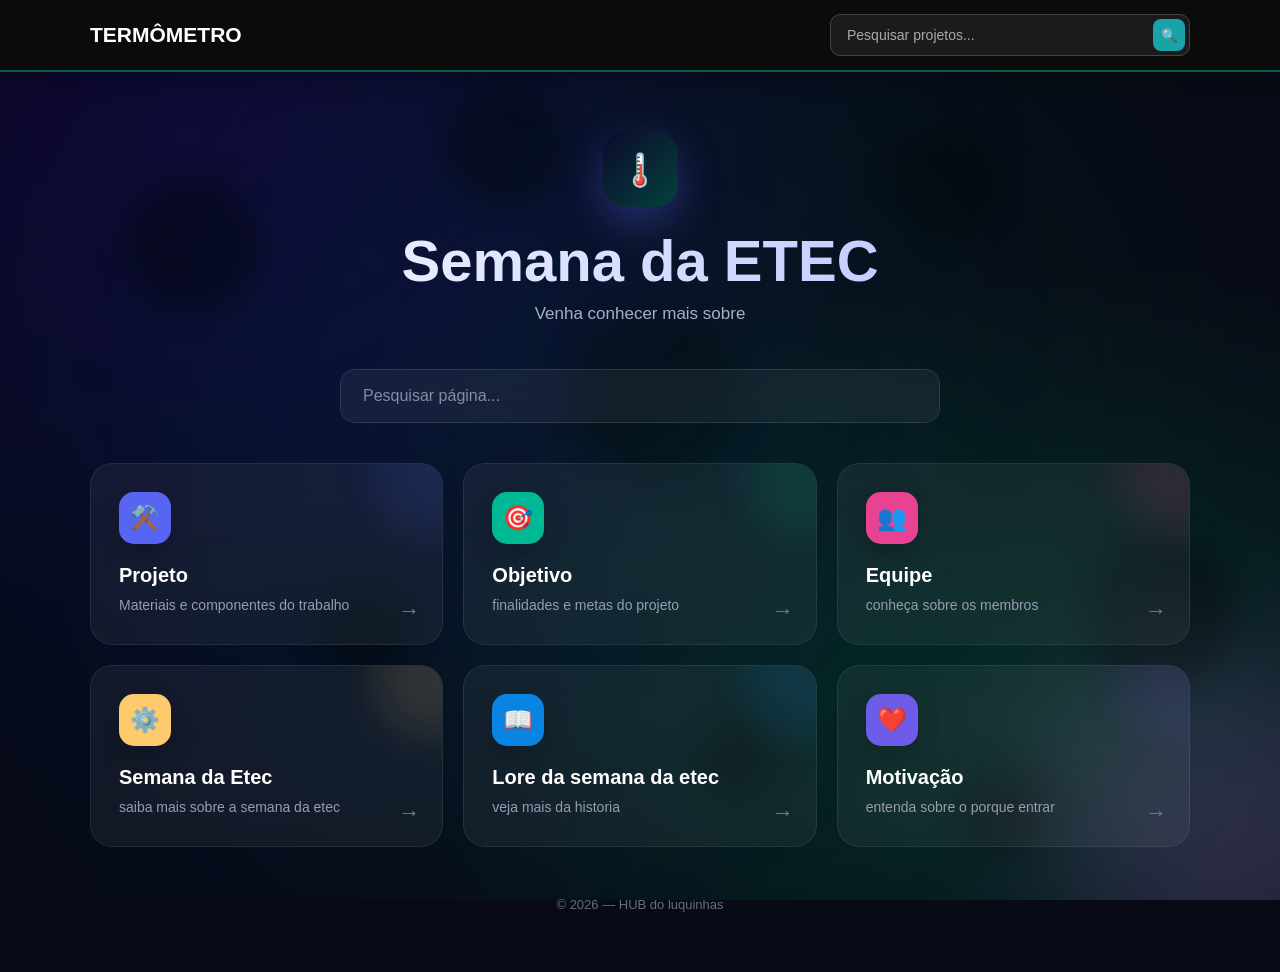
<file: index.html>
﻿<!DOCTYPE html>
<html lang="pt-BR">
<head>
    <meta charset="UTF-8">
    <meta name="viewport" content="width=device-width, initial-scale=1.0">
<link href="css/hub.css" rel="stylesheet"> 
    <title>Trabalho</title>

    <style>
      
    </style>
</head>

<body>
<!-- =====================================================
         NAVBAR
    ====================================================== -->

   <!-- Pesquisa principal -->


<!-- NAVBAR: agora acima dos cards -->
<nav class="navbar">
    <div class="navbar-container">
        <a class="navbar-brand" href="#inicio">
            TERMÔMETRO
        </a>

        <div class="navbar-search">
            <input
                type="text"
                id="searchInput"
                placeholder="Pesquisar projetos..."
                autocomplete="off"
            >

            <button id="searchButton" type="button">&#x1F50D;</button>

            <div class="search-results" id="searchResults"></div>
        </div>
    </div>
</nav>





    <div class="background"
    
    const fundo = document.querySelector(".background");

if (!window.matchMedia("(prefers-reduced-motion: reduce)").matches) {
    const quantidade = 45;

    for (let i = 0; i < quantidade; i++) {
        const particula = document.createElement("span");

        particula.className = "particle";

        particula.style.left = Math.random() * 100 + "%";
        particula.style.setProperty(
            "--size",
            (Math.random() * 3 + 2) + "px"
        );
        particula.style.setProperty(
            "--duration",
            (Math.random() * 8 + 7) + "s"
        );
        particula.style.setProperty(
            "--delay",
            (-Math.random() * 15) + "s"
        );
        particula.style.setProperty(
            "--drift",
            (Math.random() * 100 - 50) + "px"
        );

        fundo.appendChild(particula);
    }
}>
  <!-- Bolhas pretas estilo lâmpada de lava -->
    <div class="lava">
        <span></span>
        <span></span>
        <span></span>
        <span></span>
        <span></span>
        <span></span>
        <span></span>
        <span></span>
    </div>


        <div class="circle"></div>
        <div class="circle"></div>
    </div>

    <main class="container">

        <header>

            <a class="logo" href="html/api.html" aria-label="Abrir o monitor de temperatura">
                🌡️
            </a>

            <h1>Semana da ETEC </h1>

            <p>
                Venha conhecer mais sobre
            </p>

        </header>


        <!-- Campo de pesquisa -->
        <div class="search-box">
            <input
                type="text"
                id="search"
                placeholder="Pesquisar página..."
                autocomplete="off"
            >
        </div>


        

<!-- Cards dos projetos -->
<section class="hub" id="hub">
     <a href="html/1.html"
               class="card"
               style="--color:#5865f2">

                <div class="icon">⚒️</div>

                <h2>Projeto</h2>

                <p>
                    Materiais e componentes do trabalho
                </p>

                <span class="arrow">&#x2192;</span>

            </a>


            <a href="html/2.html"
               class="card"
               style="--color:#00b894">

                <div class="icon">🎯</div>

                <h2>Objetivo</h2>

                <p>
                    finalidades e metas do projeto
                </p>

                <span class="arrow">&#x2192;</span>

            </a>


            <a href="html/3.html"
               class="card"
               style="--color:#e84393">

                <div class="icon">👥</div>

                <h2>Equipe</h2>

                <p>
                    conheça sobre os membros
                </p>

                <span class="arrow">&#x2192;</span>

            </a>


            <a href="html/4.html"
               class="card"
               style="--color:#fdcb6e">

                <div class="icon">⚙️</div>

                <h2>Semana da Etec</h2>

                <p>
                    saiba mais sobre a semana da etec
                </p>

                <span class="arrow">&#x2192;</span>

            </a>


            <a href="html/5.html"
               class="card"
               style="--color:#0984e3">

                <div class="icon">📖</div>

                <h2>Lore da semana da etec</h2>

                <p>
                    veja mais da historia
                </p>

                <span class="arrow">&#x2192;</span>

            </a>


            <a href="html/622.html"
               class="card"
               style="--color:#6c5ce7">

                <div class="icon">❤️</div>

                <h2>Motivação</h2>

                <p>
                  entenda sobre o porque entrar
                </p>

                <span class="arrow">&#x2192;</span>

            </a>


 

</section>




        <footer>
            &#xA9; 2026 &#x2014; HUB do luquinhas
        </footer>

    </main>


    <script>



        // Sistema de pesquisa
       const camposPesquisa = [
    document.getElementById("search"),
    document.getElementById("searchInput")
];

const cards = document.querySelectorAll(".card");

function filtrarProjetos(texto) {
    const termo = texto.trim().toLocaleLowerCase("pt-BR");

    cards.forEach(card => {
        const conteudo = card.textContent
            .toLocaleLowerCase("pt-BR");

        card.style.display = conteudo.includes(termo)
            ? ""
            : "none";
    });
}

camposPesquisa.forEach(campo => {
    campo.addEventListener("input", function () {
        filtrarProjetos(this.value);

        // Mantém os campos sincronizados
        camposPesquisa.forEach(outro => {
            if (outro !== this) {
                outro.value = this.value;
            }
        });
    });
});

document.getElementById("searchButton")
    .addEventListener("click", () => {
        filtrarProjetos(
            document.getElementById("searchInput").value
        );
    });
/* ===== GERADOR DE PARTICULAS ===== */

if (!window.matchMedia("(prefers-reduced-motion: reduce)").matches) {
    const camada = document.createElement("div");
    camada.className = "particulas-fundo";
    document.body.prepend(camada);

    const quantidadeParticulas = 65;

    for (let i = 0; i < quantidadeParticulas; i++) {
        const particula = document.createElement("span");
        particula.className = "particula";

        particula.style.setProperty("--x", Math.random() * 100 + "%");
        particula.style.setProperty("--y", Math.random() * 100 + "%");

        particula.style.setProperty(
            "--tamanho",
            (Math.random() * 3 + 1) + "px"
        );

        particula.style.setProperty(
            "--tempo",
            (Math.random() * 8 + 6) + "s"
        );

        particula.style.setProperty(
            "--atraso",
            (-Math.random() * 14) + "s"
        );

        particula.style.setProperty(
            "--movimento-x",
            (Math.random() * 70 - 35) + "px"
        );

        particula.style.setProperty(
            "--brilho",
            (Math.random() * 0.5 + 0.3).toFixed(2)
        );

        camada.appendChild(particula);
    }
}



    </script>

</body>
</html>
</file>
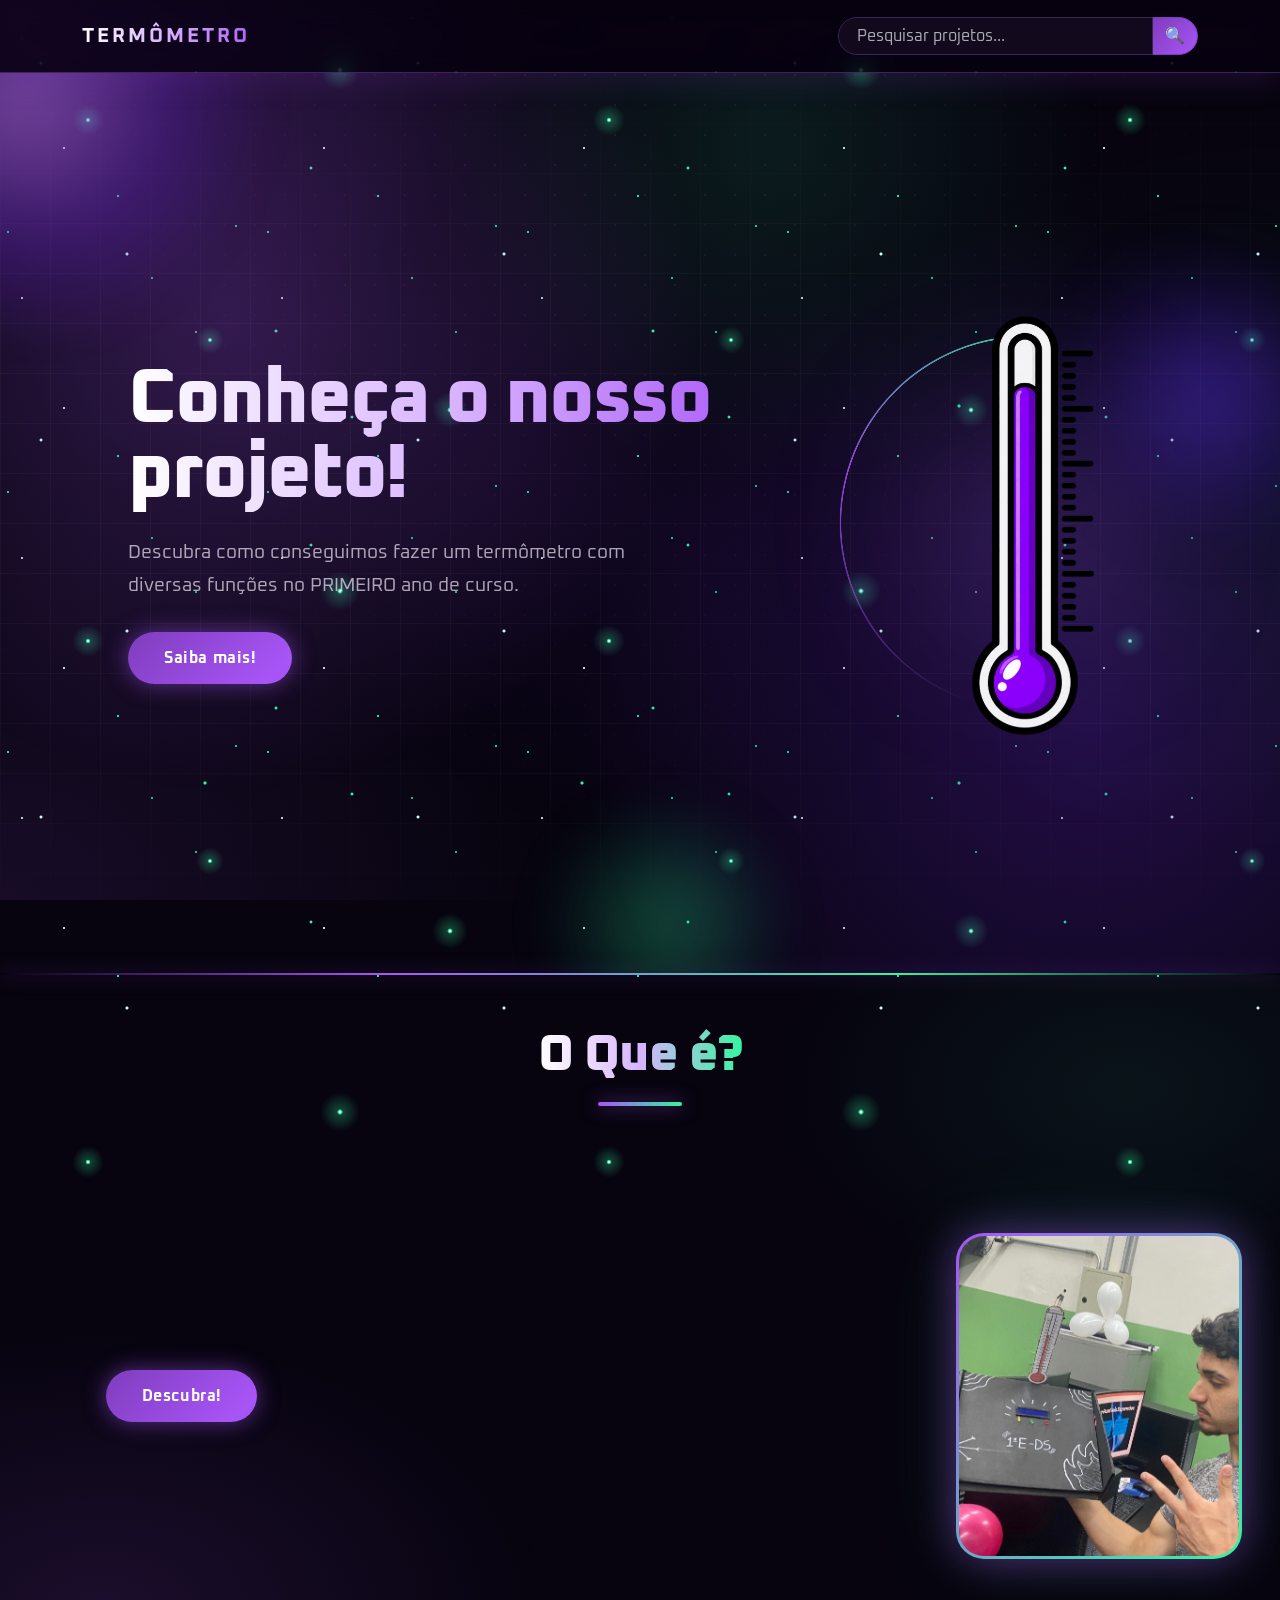
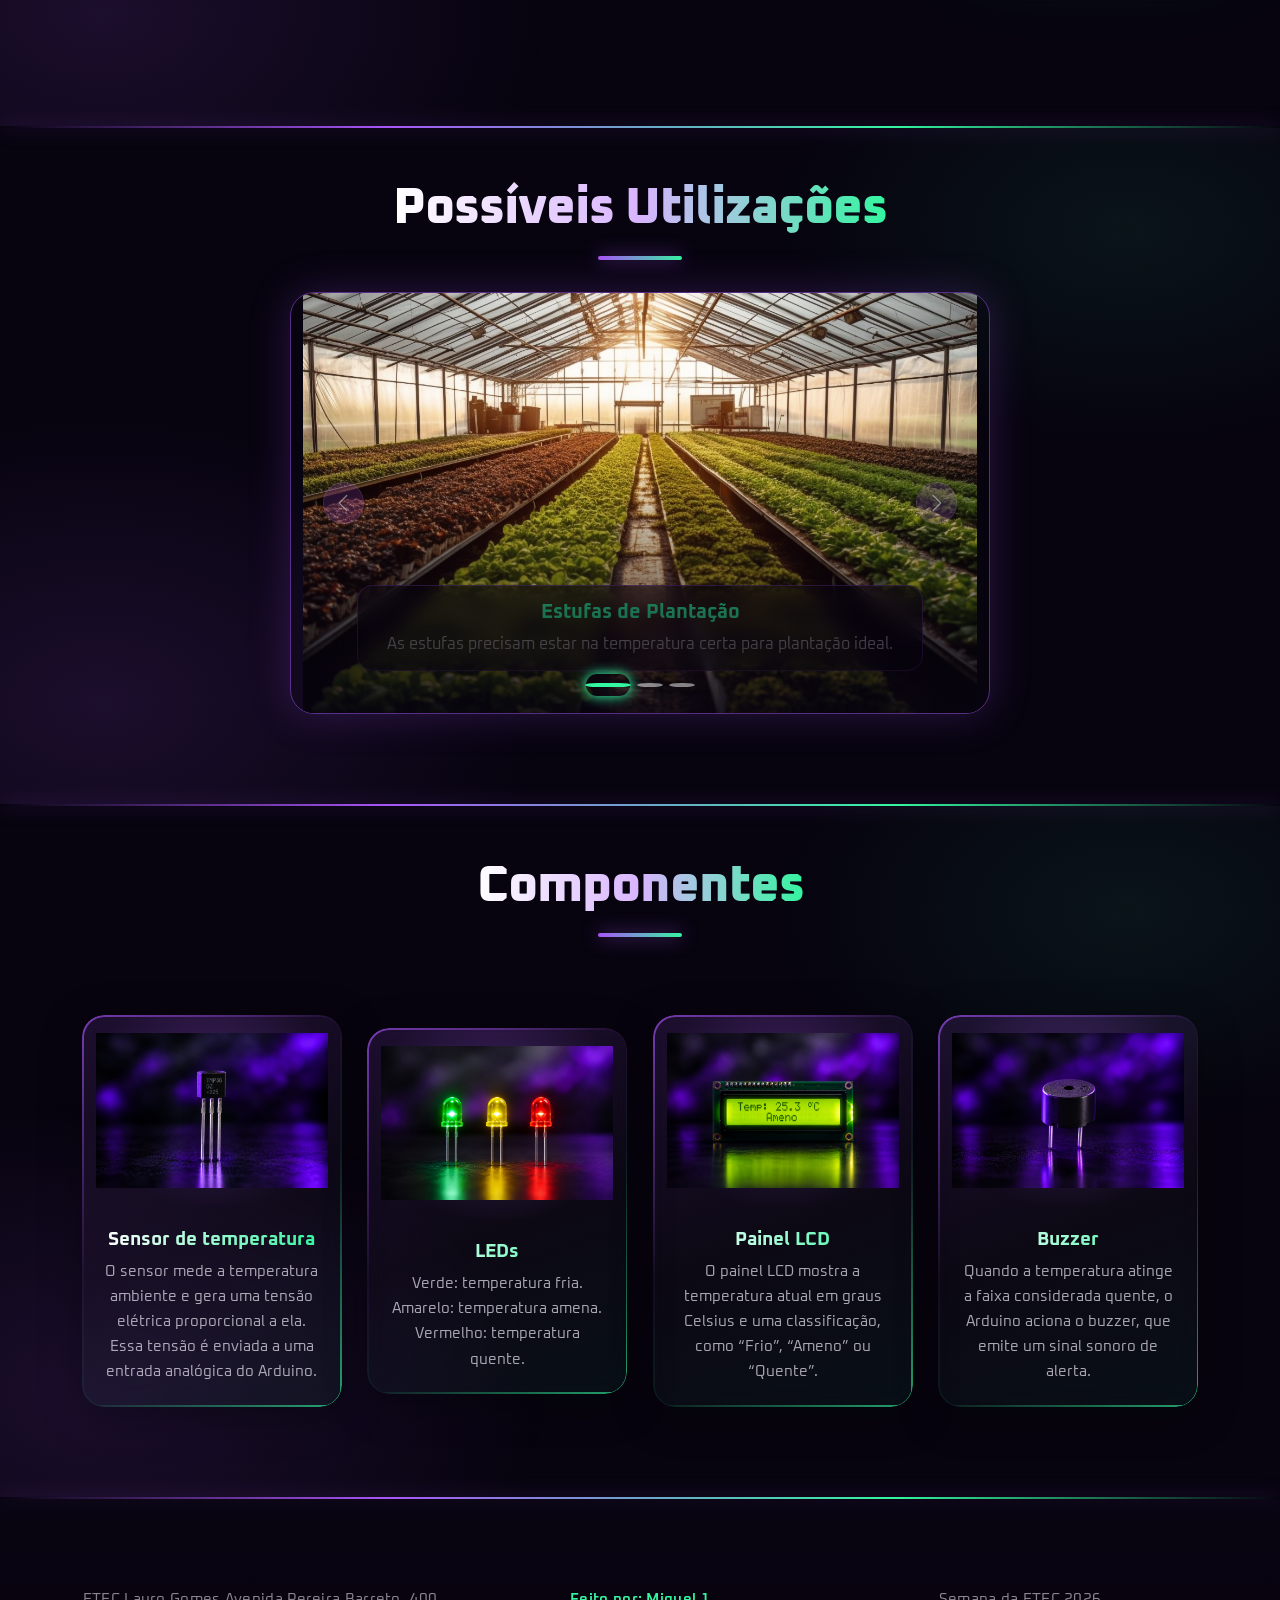
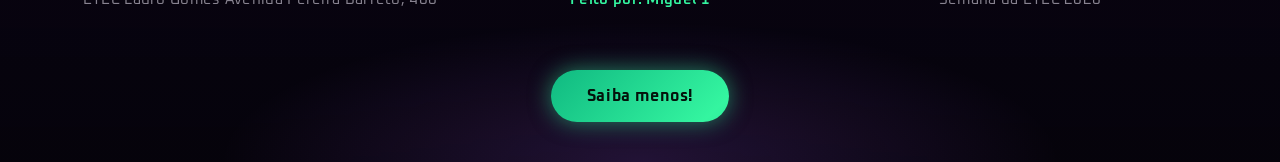
<file: html/1.html>
<!DOCTYPE html>
<html lang="pt-BR">
<head>
    <meta charset="UTF-8">
    <meta name="viewport" content="width=device-width, initial-scale=1.0">
    <title>Landing page</title>

    <link rel="preconnect" href="https://fonts.googleapis.com">
    <link rel="preconnect" href="https://fonts.gstatic.com" crossorigin>
    <link href="https://fonts.googleapis.com/css2?family=Oxanium:wght@400;500;600;700;800&display=swap" rel="stylesheet">
    <link href="https://cdn.jsdelivr.net/npm/bootstrap@5.3.8/dist/css/bootstrap.min.css" rel="stylesheet" integrity="sha384-sRIl4kxILFvY47J16cr9ZwB07vP4J8+LH7qKQnuqkuIAvNWLzeN8tE5YBujZqJLB" crossorigin="anonymous">
    <link rel="stylesheet" href="1.css">
</head>
<body>
    <header class="sticky-top">
        <nav class="navbar py-3" data-bs-theme="dark">
            <div class="container gap-2">
                <a class="navbar-brand fw-bold" href="#hero">TERMÔMETRO</a>

                <div class="navbar-search position-relative ms-auto" role="search">
                    <div class="input-group">
                        <input type="search" class="form-control" id="searchInput" placeholder="Pesquisar projetos..." aria-label="Pesquisar projetos" autocomplete="off">
                        <button type="button" class="input-group-text" id="searchButton" aria-label="Pesquisar">🔍</button>
                    </div>
                    <div class="search-results dropdown-menu w-100 mt-2" id="searchResults"></div>
                </div>
            </div>
        </nav>
    </header>
    
    <main>
        <section class="hero bg-animado" id="hero">
            <div class="orb orb1"></div>
            <div class="orb orb2"></div>
            <div class="orb orb3"></div>
        <div class="left">
        <article>
            <h1>Conheça o nosso projeto!</h1>
            <aside>Descubra como conseguimos fazer um termômetro com diversas funções no PRIMEIRO ano de curso.</aside>
            <a href="#oque" class="btn btn-primary">Saiba mais!</a>
        </article>
        </div>
        <div class="hero-image">
            <img   src="../imgs/termometro.png" alt="">
        </div>
        
        </section>
        <hr>
        <section class="section oque-sec" id="oque">
    <div class="center">
        <h1 class="gap50">O Que é?
        </h1>
    </div>


<div class="oque-palco">


    <div class="oque-acao">
        <button
            class="btn btn-primary"
            type="button"
            data-bs-toggle="collapse"
            data-bs-target="#descricaoProjeto"
            aria-expanded="false"
            aria-controls="descricaoProjeto">
            Descubra!
        </button>
    </div>


    <div class="oque-centro">
        <div class="collapse collapse-horizontal" id="descricaoProjeto">
            <div class="card card-body oque-card">
                O projeto consiste na construção de um termômetro
                digital utilizando Arduino, capaz de medir a
                temperatura ambiente e exibi-la em um painel LCD,
                que também indicará se o clima está frio, ameno
                ou quente. O sistema contará com três LEDs para
                representar cada condição: verde para frio,
                amarelo para ameno e vermelho para quente.
                Caso a temperatura esteja muito elevada, um
                buzzer será acionado para emitir um alarme sonoro,
                alertando sobre o excesso de calor.
            </div>
        </div>
    </div>


    <div class="oque-foto oque-dir">
        <img src="../imgs/benicio.jpeg" alt="Integrante do projeto">
    </div>

</div>

</section>
        <hr>
        <section class="section">
            <div class="center">
            <h1 class="gap50">Possíveis Utilizações</h1>
            </div>
               <br>
            <div id="carouselExampleCaptions" class="carousel slide container cont ">
                <div class="carousel-indicators">
                    <button type="button" data-bs-target="#carouselExampleCaptions" data-bs-slide-to="0" class="active" aria-current="true" aria-label="Slide 1"></button>
                    <button type="button" data-bs-target="#carouselExampleCaptions" data-bs-slide-to="1" aria-label="Slide 2"></button>
                    <button type="button" data-bs-target="#carouselExampleCaptions" data-bs-slide-to="2" aria-label="Slide 3"></button>
                </div>
                <div class="carousel-inner">
                    <div class="carousel-item active">
                    <img src="../imgs/estufa.jpg" class="d-block w-100" alt="...">
                    <div class="carousel-caption d-none d-md-block">
                        <h5>Estufas de Plantação</h5>
                        <p>As estufas precisam estar na temperatura certa para plantação ideal.</p>
                    </div>
                    </div>
                    <div class="carousel-item">
                    <img src="../imgs/servidores.jpg" class="d-block w-100" alt="...">
                    <div class="carousel-caption d-none d-md-block">
                        <h5>Servidores</h5>
                        <p>Os servidores precisam de um sistema de monitoramento de calor para evitar incêndios.</p>
                    </div>
                    </div>
                    <div class="carousel-item">
                    <img src="../imgs/refrigeracao.jpg" class="d-block w-100" alt="...">
                    <div class="carousel-caption d-none d-md-block">
                        <h5>Salas de Resfrigeração</h5>
                        <p>As salas de resfrigeração precisam de monitoramento de temperatura para evitar temperaturas maiores que o normal e descongelar os itens.</p>
                    </div>
                    </div>
                </div>
                <button class="carousel-control-prev" type="button" data-bs-target="#carouselExampleCaptions" data-bs-slide="prev">
                    <span class="carousel-control-prev-icon" aria-hidden="true"></span>
                    <span class="visually-hidden">Previous</span>
                </button>
                <button class="carousel-control-next" type="button" data-bs-target="#carouselExampleCaptions" data-bs-slide="next">
                    <span class="carousel-control-next-icon" aria-hidden="true"></span>
                    <span class="visually-hidden">Next</span>
                </button>
            </div>

        </section>
        <hr>
        <section class="section" id="oque">
            <div class="center">
            <h1 class="gap50">Componentes</h1>
            </div>
            <div class="container text-center">
                <div class="row align-items-center gap150">
                    <div class="col">
                        <div class="card card1" style="width: 18rem;">
                            <img src="../imgs/tmp.png" class="card-img-top" alt="...">
                            <div class="card-body">
                                <h5 class="card-title">Sensor de temperatura</h5>
                                <p class="card-text">O sensor mede a temperatura ambiente e gera uma tensão elétrica proporcional a ela. Essa tensão é enviada a uma entrada analógica do Arduino.</p>
                            </div>
                        </div>
                    </div>
                    <div class="col">
                        <div class=" card card2" style="width: 18rem;">
                            <img src="../imgs/leds.png" class="card-img-top" alt="...">
                            <div class="card-body">
                                <h5 class="card-title">LEDs</h5>
                                <p class="card-text">
                                    Verde: temperatura fria.
                                    Amarelo: temperatura amena.
                                    Vermelho: temperatura quente.</p>
                            </div>
                        </div>
                    </div>
                    <div class="col">
                        <div class="card3 card" style="width: 18rem;">
                            <img src="../imgs//lcd.png" class="card-img-top" alt="...">
                            <div class="card-body">
                                <h5 class="card-title">Painel LCD</h5>
                                <p class="card-text">O painel LCD mostra a temperatura atual em graus Celsius e uma classificação, como “Frio”, “Ameno” ou “Quente”.</p>
                            </div>
                        </div>
                    </div>
                    <div class="col">
                        <div class="card4 card" style="width: 18rem;">
                            <img src="../imgs//buzzer.png" class="card-img-top" alt="...">
                            <div class="card-body">
                                <h5 class="card-title">Buzzer</h5>
                                <p class="card-text">Quando a temperatura atinge a faixa considerada quente, o Arduino aciona o buzzer, que emite um sinal sonoro de alerta.</p>
                            </div>
                        </div>
                    </div>
                </div>
                
        </section>


    </main>
    <hr>
    <footer class="bg-escuro">
        <div class="container text-center gap50">
                <div class="row align-items-center">
                    <div class="col">
                        ETEC Lauro Gomes
                        Avenida Pereira Barreto, 400
                    </div>
                    <div class="col">
                        Feito por: Miguel 1
                    </div>
                    <div class="col">
                        Semana da ETEC 2026
                    </div>
                </div>
                <div class="gap50">
                    <a href="#hero" class="btn btn-primary">Saiba menos!</a>
                </div>
        </div>
    </footer>
 <script src="https://cdn.jsdelivr.net/npm/bootstrap@5.3.8/dist/js/bootstrap.bundle.min.js"></script>
</body>
</html>
</file>
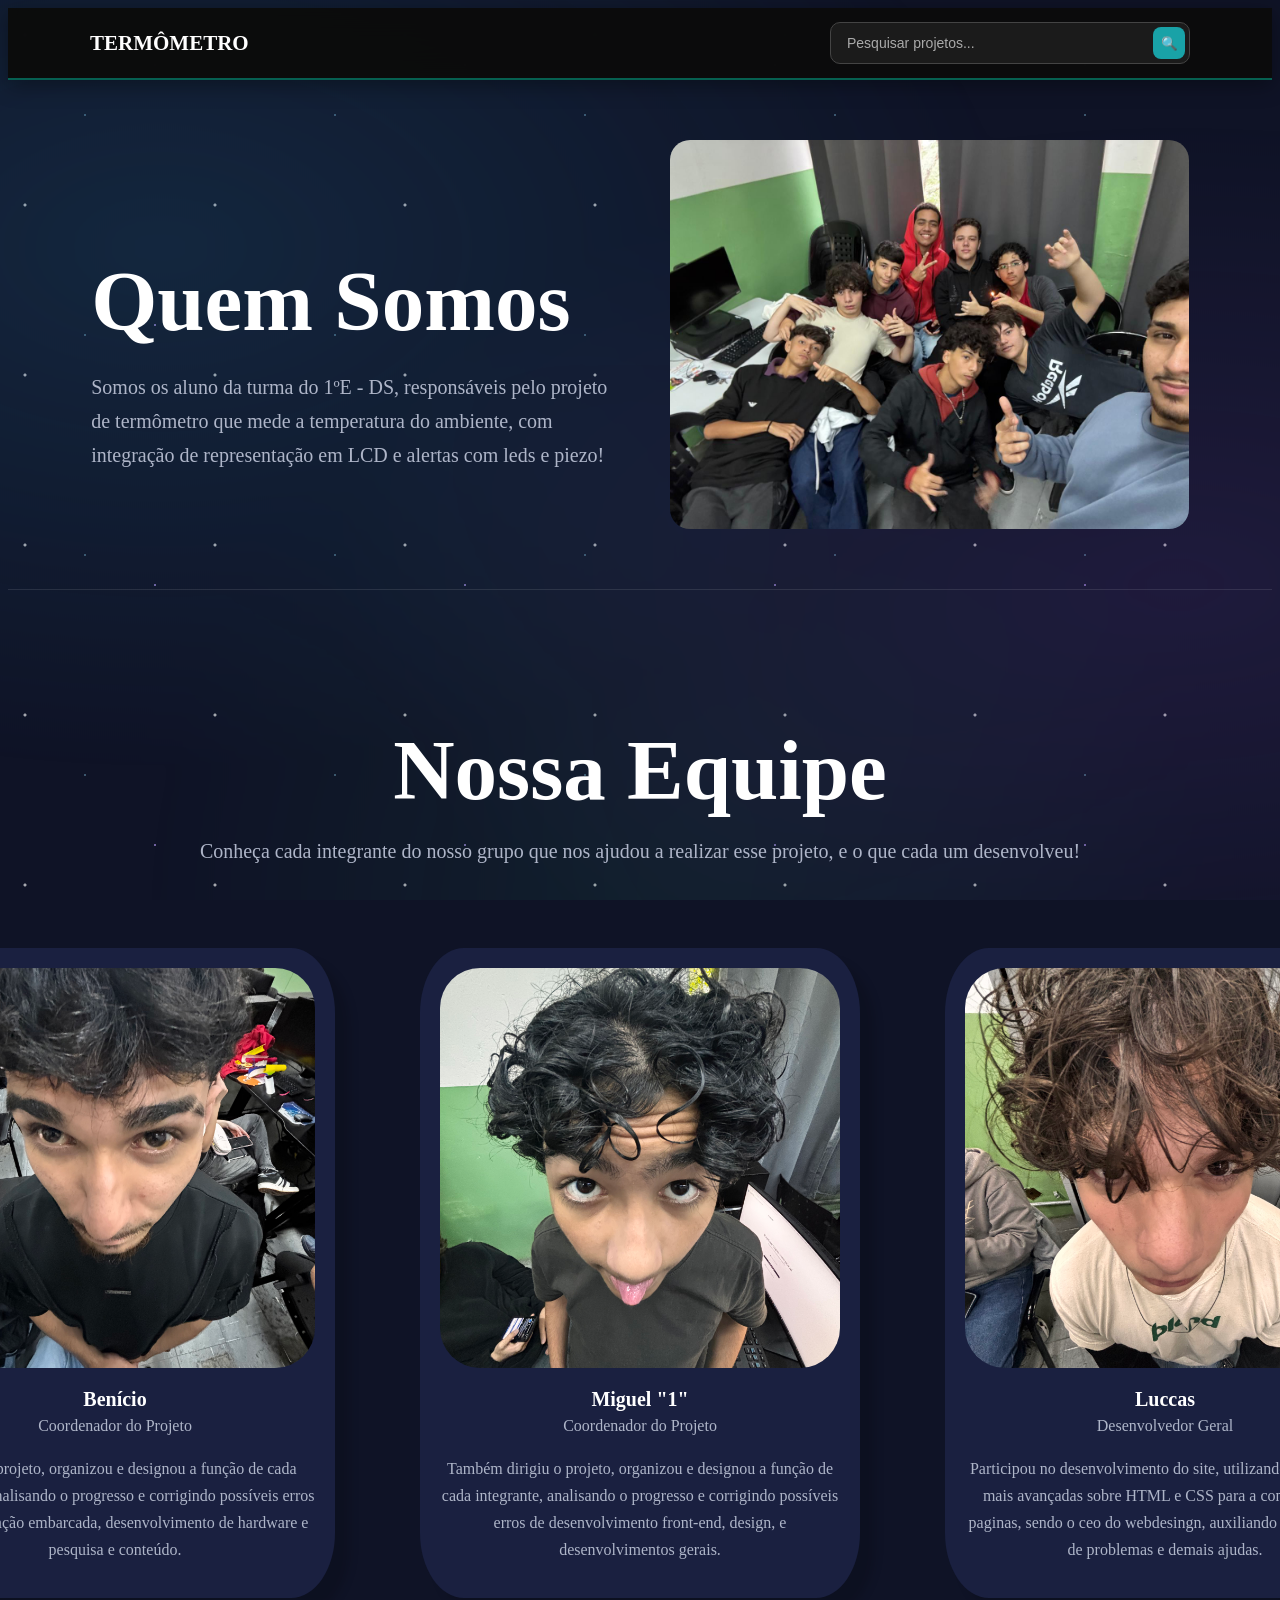
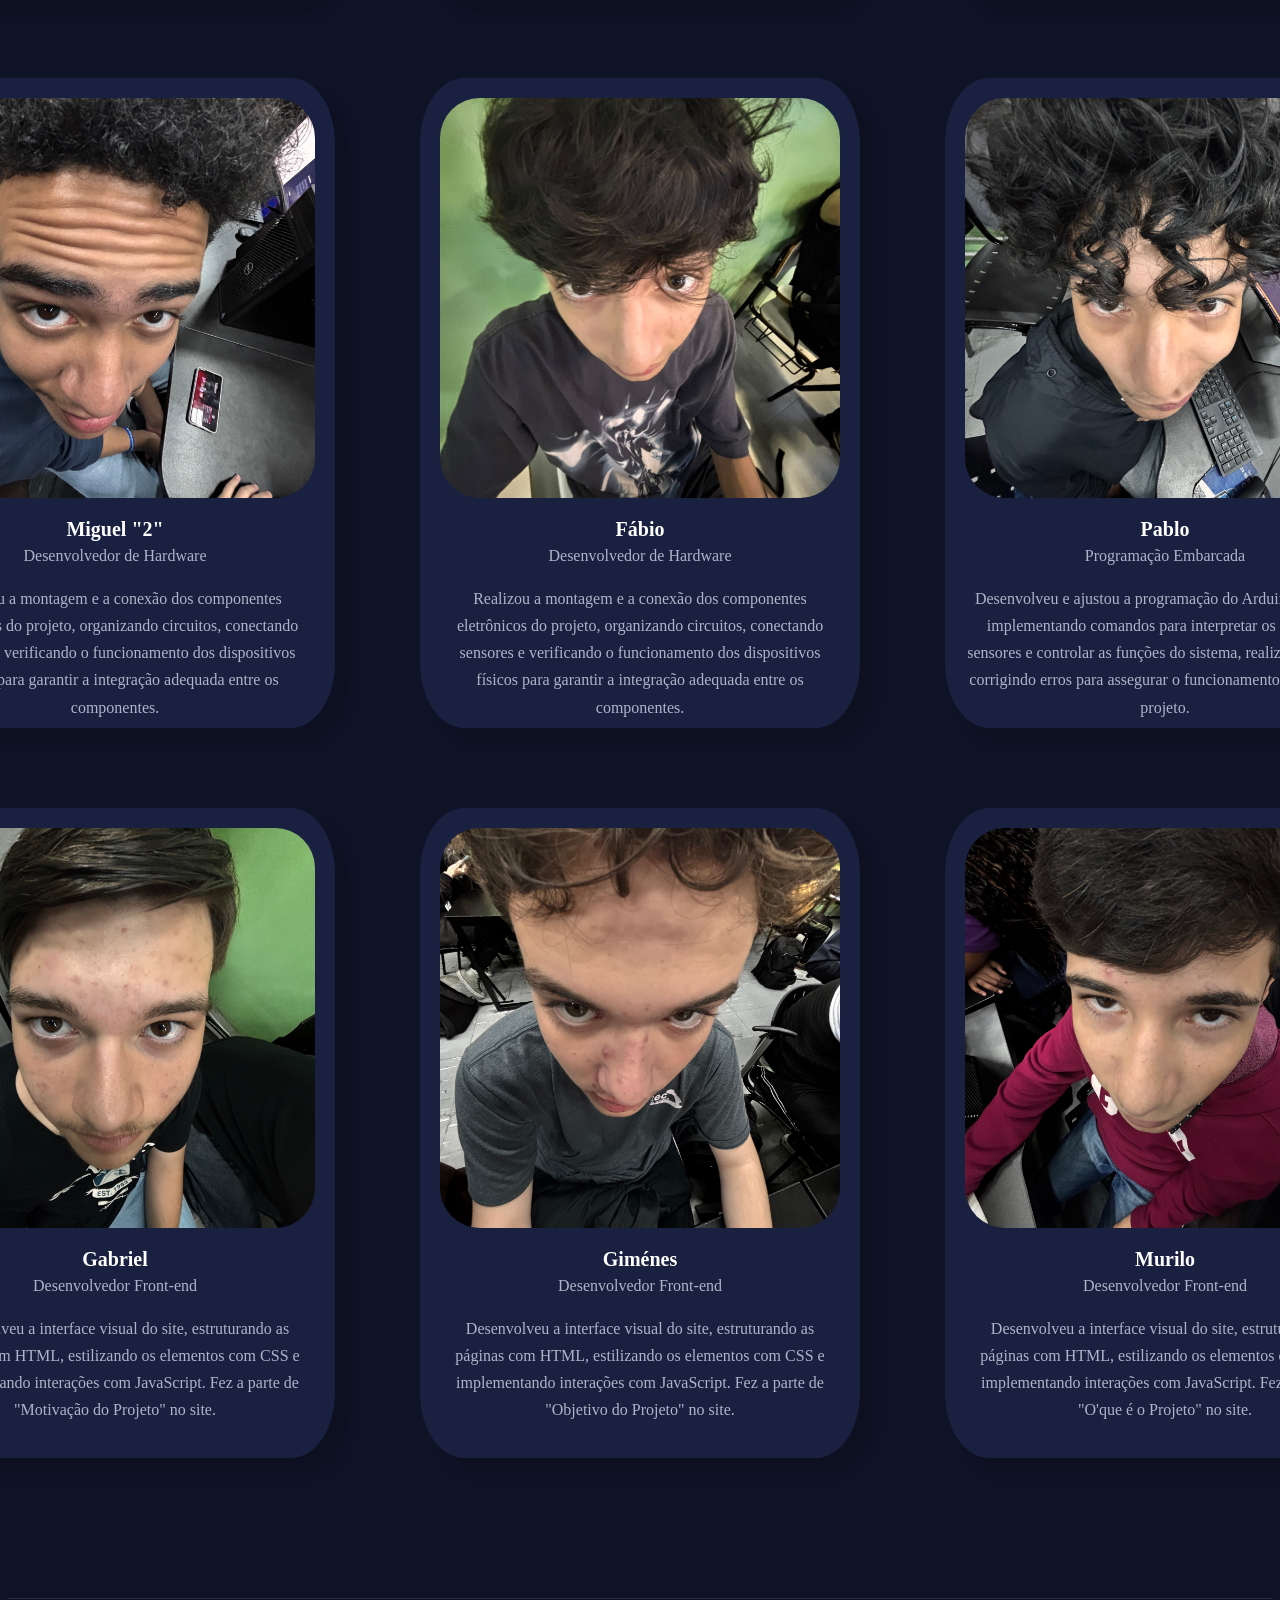
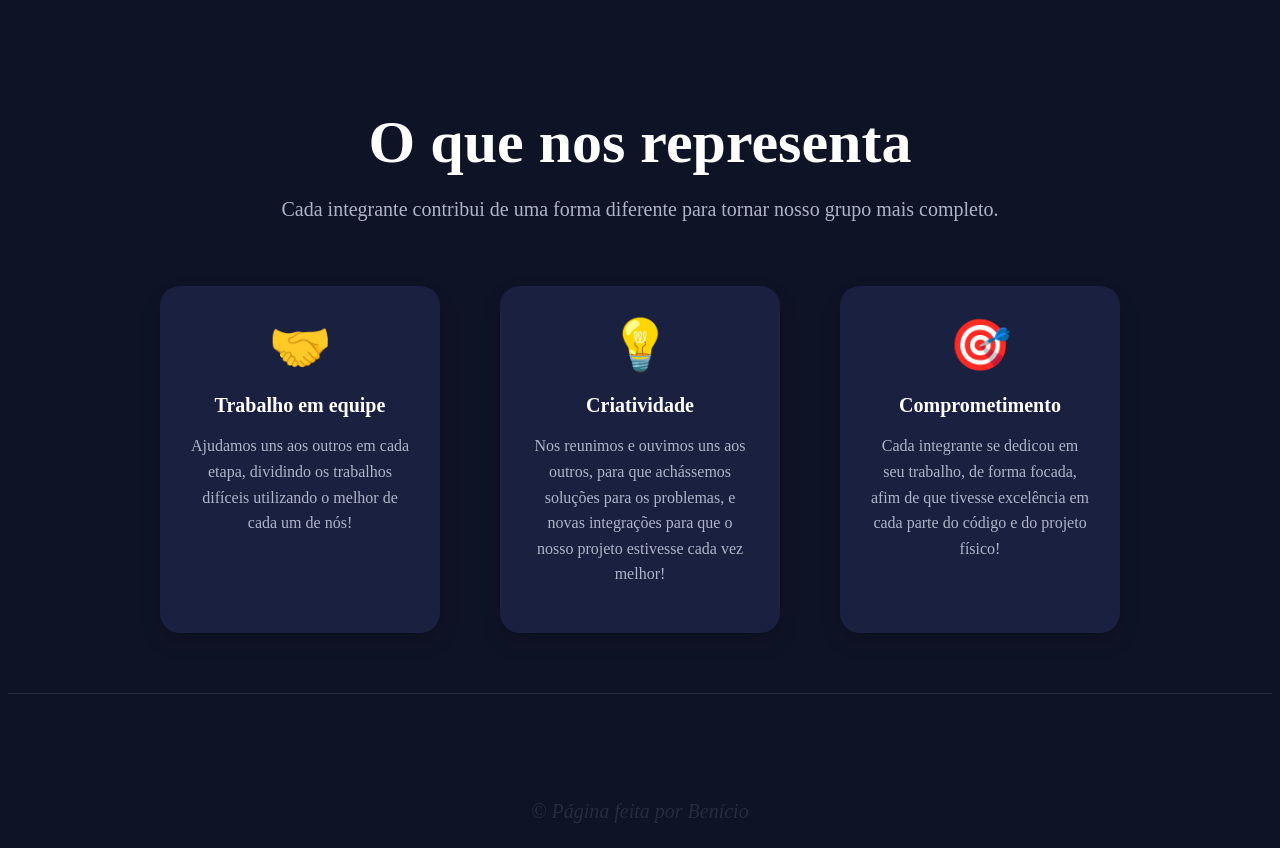
<file: html/3.html>
<!DOCTYPE html>
<html lang="pt-br">
<head>
    <meta charset="UTF-8">
    <meta name="viewport" content="width=device-width, initial-scale=1.0">
    <title>Termômetro</title>

   
    <link rel="stylesheet" href="3.css">

   

</head>

<body>

    <div class="fundo-animado" aria-hidden="true"></div>

   <!-- =====================================================
         NAVBAR
    ====================================================== -->

   <!-- Pesquisa principal -->


<!-- NAVBAR: agora acima dos cards -->
<nav class="navbar">
    <div class="navbar-container">
        <a class="navbar-brand" href="#inicio">
            TERMÔMETRO
        </a>

        <div class="navbar-search">
            <input
                type="text"
                id="searchInput"
                placeholder="Pesquisar projetos..."
                autocomplete="off"
            >

            <button id="searchButton" type="button">
                🔍
            </button>

            <div class="search-results" id="searchResults"></div>
        </div>
    </div>
</nav>



    <main>
        <section class="sec1">

            <div class="sec1-texto">
                <h1>Quem Somos</h1>

                <p>
                    Somos os aluno da turma do 1ºE - DS, responsáveis
                    pelo projeto <br> de termômetro que mede a temperatura
                    do ambiente, com integração de representação em
                    LCD e alertas com leds e piezo!
                </p>

            </div>

            <div class="sec1-imagem">
                <img src="../imgs/grupo.JPG" alt="Nossa equipe">
            </div>

        </section>

        <hr>

        <section class="sec2">

            <h1 class="formatação-h1">Nossa Equipe</h1>

            <p class="formatação-p">
            Conheça cada integrante do nosso grupo que nos ajudou a
            realizar esse projeto, e o que cada um desenvolveu!
            </p>

            <div class="sec2-box1">

                <div class="sec2-box2">
                    <div class="sec2-membro">
                        <img src="../imgs/ben.jpg">
                        <h3>Benício</h3>
                        <p class="sec2-funcao-p">Coordenador do Projeto</p>
                        <p>Dirigiu o projeto, organizou e designou a função de
                            cada integrante, analisando o progresso e corrigindo
                            possíveis erros de programação embarcada, desenvolvimento
                            de hardware e pesquisa e
                            conteúdo.
                        </p>
                    </div>
                </div>

                <div class="sec2-box2">
                    <div class="sec2-membro">
                        <img src="../imgs/mig1.jpg">
                        <h3>Miguel "1"</h3>
                        <p class="sec2-funcao-p">Coordenador do Projeto</p>
                        <p>Também dirigiu o projeto, organizou e designou a função de
                            cada integrante, analisando o progresso e corrigindo
                            possíveis erros de desenvolvimento front-end, design,
                            e desenvolvimentos gerais.</p>
                    </div>
                </div>

                <div class="sec2-box2">
                    <div class="sec2-membro">
                        <img src="../imgs/luc.jpg">
                        <h3>Luccas</h3>
                        <p class="sec2-funcao-p">Desenvolvedor Geral</p>
                        <p>Participou no desenvolvimento do site, utilizando as tecnicas mais avançadas
                            sobre HTML e CSS para a convecção de paginas, sendo o ceo do webdesingn, auxiliando
                            na resolução de problemas e demais ajudas.</p>
                    </div>
                </div>

            </div>

            <div class="sec2-box1">

                <div class="sec2-box2">
                    <div class="sec2-membro">
                        <img src="../imgs/mig2.jpg">
                        <h3>Miguel "2"</h3>
                        <p class="sec2-funcao-p">Desenvolvedor de Hardware</p>
                        <p>Realizou a montagem e a conexão dos componentes eletrônicos
                            do projeto, organizando circuitos, conectando sensores e
                            verificando o funcionamento dos dispositivos físicos para
                            garantir a integração adequada entre os componentes.</p>
                    </div>
                </div>

                <div class="sec2-box2">
                    <div class="sec2-membro">
                        <img src="../imgs/fab.jpg">
                        <h3>Fábio</h3>
                        <p class="sec2-funcao-p">Desenvolvedor de Hardware</p>
                        <p>Realizou a montagem e a conexão dos componentes eletrônicos
                            do projeto, organizando circuitos, conectando sensores e
                            verificando o funcionamento dos dispositivos físicos para
                            garantir a integração adequada entre os componentes.</p>
                    </div>
                </div>

                <div class="sec2-box2">
                    <div class="sec2-membro">
                        <img src="../imgs/pab.jpg">
                        <h3>Pablo</h3>
                        <p class="sec2-funcao-p">Programação Embarcada</p>
                        <p>Desenvolveu e ajustou a programação do Arduino em C++,
                            implementando comandos para interpretar os dados dos sensores
                            e controlar as funções do sistema, realizando testes e corrigindo
                            erros para assegurar o funcionamento esperado do projeto.</p>
                    </div>
                </div>

            </div>

            <div class="sec2-box1">

                <div class="sec2-box2">
                    <div class="sec2-membro">
                        <img src="../imgs/gab.jpg">
                        <h3>Gabriel</h3>
                        <p class="sec2-funcao-p">Desenvolvedor Front-end</p>
                        <p>Desenvolveu a interface visual do site, estruturando as páginas
                            com HTML, estilizando os elementos com CSS e implementando
                            interações com JavaScript. Fez a parte de "Motivação do Projeto" no site.
                        </p>
                    </div>
                </div>

                <div class="sec2-box2">
                    <div class="sec2-membro">
                        <img src="../imgs/gui.jpg">
                        <h3>Giménes</h3>
                        <p class="sec2-funcao-p">Desenvolvedor Front-end</p>
                        <p>Desenvolveu a interface visual do site, estruturando as páginas
                            com HTML, estilizando os elementos com CSS e implementando
                            interações com JavaScript. Fez a parte de "Objetivo do Projeto" no site.
                        </p>
                    </div>
                </div>

                <div class="sec2-box2">
                    <div class="sec2-membro">
                        <img src="../imgs/mur.jpg">
                        <h3>Murilo</h3>
                        <p class="sec2-funcao-p">Desenvolvedor Front-end</p>
                        <p>Desenvolveu a interface visual do site, estruturando as páginas
                            com HTML, estilizando os elementos com CSS e implementando
                            interações com JavaScript. Fez a parte de "O'que é o Projeto" no site.
                        </p>
                    </div>
                </div>

            </div>
            
        </section>

        <hr>

        <section class="sec3">
            
            <h1>O que nos representa</h1>

            <p class="formatação-p">
                Cada integrante contribui de uma forma diferente
                para tornar nosso grupo mais completo.
            </p>

            <div class="sec3-box">

                <div class="sec3-card">
                    <div class="sec3-icone">🤝</div>
                    <h3>Trabalho em equipe</h3>
                    <p>
                        Ajudamos uns aos outros em cada etapa, dividindo os trabalhos difíceis
                        utilizando o melhor de cada um de nós!
                    </p>
                </div>

                <div class="sec3-card">
                    <div class="sec3-icone">💡</div>
                    <h3>Criatividade</h3>
                    <p>
                        Nos reunimos e ouvimos uns aos outros, para que achássemos soluções para os
                        problemas, e novas integrações para que o nosso projeto estivesse cada vez
                        melhor!
                    </p>
                </div>

                <div class="sec3-card">
                    <div class="sec3-icone">🎯</div>
                    <h3>Comprometimento</h3>
                    <p>
                        Cada integrante se dedicou em seu trabalho, de forma focada, afim de que
                        tivesse excelência em cada parte do código e do projeto físico!
                    </p>
                </div>

            </div>
        </section>

    </main>

    <footer>
        <hr>

        <p class="footer">&copy; Página feita por Benício</p>

    </footer>
 <script>



        // Sistema de pesquisa
       const camposPesquisa = [
    document.getElementById("search"),
    document.getElementById("searchInput")
];

const cards = document.querySelectorAll(".card");

function filtrarProjetos(texto) {
    const termo = texto.trim().toLocaleLowerCase("pt-BR");

    cards.forEach(card => {
        const conteudo = card.textContent
            .toLocaleLowerCase("pt-BR");

        card.style.display = conteudo.includes(termo)
            ? ""
            : "none";
    });
}

camposPesquisa.forEach(campo => {
    campo.addEventListener("input", function () {
        filtrarProjetos(this.value);

        // Mantém os campos sincronizados
        camposPesquisa.forEach(outro => {
            if (outro !== this) {
                outro.value = this.value;
            }
        });
    });
});

document.getElementById("searchButton")
    .addEventListener("click", () => {
        filtrarProjetos(
            document.getElementById("searchInput").value
        );
    });
</script>


</body>
</html>
</file>
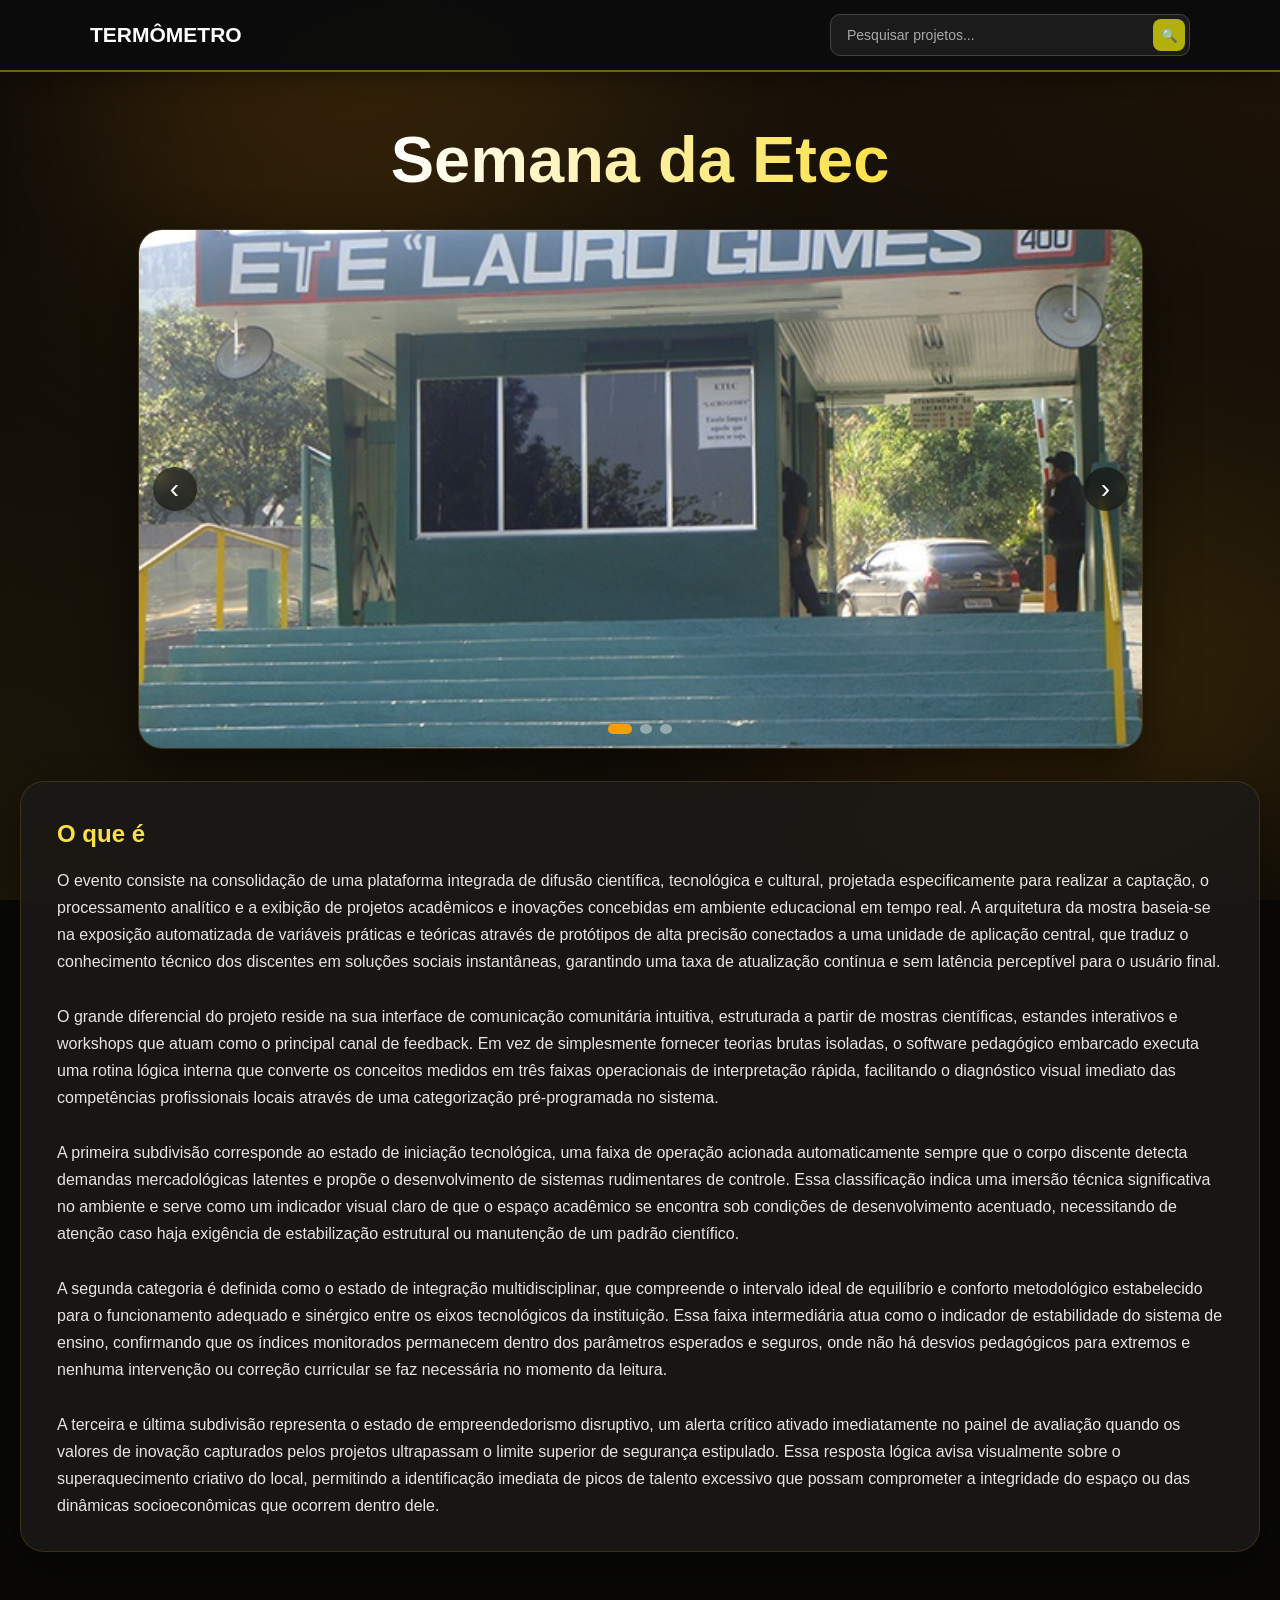
<file: html/4.html>
<!DOCTYPE html>
<html lang="pt-BR">
<head>
    <meta charset="UTF-8">
    <meta name="viewport" content="width=device-width, initial-scale=1.0">
    <title>Projeto Semana ETEC</title>
    <link href="4.css" rel="stylesheet">
</head>
<body>

    <!-- NAVBAR -->
    <nav class="navbar">
    <div class="navbar-container">
        <a class="navbar-brand" href="/index.html">
            TERMÔMETRO
        </a>

        <div class="navbar-search">
            <input
                type="text"
                id="searchInput"
                placeholder="Pesquisar projetos..."
                autocomplete="off"
            >

            <button id="searchButton" type="button">
                🔍
            </button>

            <div class="search-results" id="searchResults"></div>
        </div>
    </div>
</nav>
    <header>


        <!-- FUNDO ANIMADO -->
        <div class="background">
            <div class="circle"></div>
            <div class="circle"></div>

            <!-- Partículas -->
            <div class="particle" style="left: 5%; animation-duration: 12s;"></div>
            <div class="particle" style="left: 12%; animation-duration: 18s; animation-delay: 2s;"></div>
            <div class="particle" style="left: 20%; animation-duration: 15s; animation-delay: 5s;"></div>
            <div class="particle" style="left: 28%; animation-duration: 20s; animation-delay: 1s;"></div>
            <div class="particle" style="left: 35%; animation-duration: 14s; animation-delay: 7s;"></div>
            <div class="particle" style="left: 43%; animation-duration: 17s; animation-delay: 3s;"></div>
            <div class="particle" style="left: 50%; animation-duration: 13s; animation-delay: 6s;"></div>
            <div class="particle" style="left: 58%; animation-duration: 19s; animation-delay: 2s;"></div>
            <div class="particle" style="left: 65%; animation-duration: 16s; animation-delay: 8s;"></div>
            <div class="particle" style="left: 72%; animation-duration: 21s; animation-delay: 4s;"></div>
            <div class="particle" style="left: 80%; animation-duration: 15s; animation-delay: 1s;"></div>
            <div class="particle" style="left: 88%; animation-duration: 18s; animation-delay: 6s;"></div>
            <div class="particle" style="left: 95%; animation-duration: 14s; animation-delay: 3s;"></div>
        </div>
 
        

        <main class="conteudo">

            <a class="navbar-brand" id="sec">
                Semana da Etec
            </a>

            <!-- CARROSSEL -->
            <section class="carrossel" id="carrossel">
                <div class="carrossel-trilho" id="carrosselTrilho">
                    <div class="slide"><img src="../imgs/etec-sao-bernardo.jpg" alt="Slide 1"></div>
                    <div class="slide"><img src="../imgs/images (1).jpg" alt="Slide 2"></div>
                    <div class="slide"><img src="../imgs/Evento-com-Carla-Morando-780x470.jpeg" alt="Slide 3"></div>
                </div>

                <button class="carrossel-btn prev" onclick="mudarSlide(-1)" aria-label="Anterior">‹</button>
                <button class="carrossel-btn next" onclick="mudarSlide(1)" aria-label="Próximo">›</button>

                <div class="carrossel-dots" id="carrosselDots"></div>
            </section>

            <!-- CAIXA DE TEXTO -->
            <section class="caixa-texto">
                <h2>O que é</h2>

                <p>    O evento consiste na consolidação de uma plataforma integrada de difusão científica, tecnológica e cultural, projetada especificamente para realizar a captação, o processamento analítico e a exibição de projetos acadêmicos e inovações concebidas em ambiente educacional em tempo real. A arquitetura da mostra baseia-se na exposição automatizada de variáveis práticas e teóricas através de protótipos de alta precisão conectados a uma unidade de aplicação central, que traduz o conhecimento técnico dos discentes em soluções sociais instantâneas, garantindo uma taxa de atualização contínua e sem latência perceptível para o usuário final.<br><br>    O grande diferencial do projeto reside na sua interface de comunicação comunitária intuitiva, estruturada a partir de mostras científicas, estandes interativos e workshops que atuam como o principal canal de feedback. Em vez de simplesmente fornecer teorias brutas isoladas, o software pedagógico embarcado executa uma rotina lógica interna que converte os conceitos medidos em três faixas operacionais de interpretação rápida, facilitando o diagnóstico visual imediato das competências profissionais locais através de uma categorização pré-programada no sistema.<br><br>    A primeira subdivisão corresponde ao estado de iniciação tecnológica, uma faixa de operação acionada automaticamente sempre que o corpo discente detecta demandas mercadológicas latentes e propõe o desenvolvimento de sistemas rudimentares de controle. Essa classificação indica uma imersão técnica significativa no ambiente e serve como um indicador visual claro de que o espaço acadêmico se encontra sob condições de desenvolvimento acentuado, necessitando de atenção caso haja exigência de estabilização estrutural ou manutenção de um padrão científico.<br><br>     A segunda categoria é definida como o estado de integração multidisciplinar, que compreende o intervalo ideal de equilíbrio e conforto metodológico estabelecido para o funcionamento adequado e sinérgico entre os eixos tecnológicos da instituição. Essa faixa intermediária atua como o indicador de estabilidade do sistema de ensino, confirmando que os índices monitorados permanecem dentro dos parâmetros esperados e seguros, onde não há desvios pedagógicos para extremos e nenhuma intervenção ou correção curricular se faz necessária no momento da leitura.<br><br>     A terceira e última subdivisão representa o estado de empreendedorismo disruptivo, um alerta crítico ativado imediatamente no painel de avaliação quando os valores de inovação capturados pelos projetos ultrapassam o limite superior de segurança estipulado. Essa resposta lógica avisa visualmente sobre o superaquecimento criativo do local, permitindo a identificação imediata de picos de talento excessivo que possam comprometer a integridade do espaço ou das dinâmicas socioeconômicas que ocorrem dentro dele.</p>

            </section>

        </main>

    </header>

    <!-- JAVASCRIPT -->
    <script>
        function toggleNavbar() {
            document.getElementById("navbarMenu").classList.toggle("show");
        }

        function toggleDropdown() {
            document.getElementById("dropdownMenu").classList.toggle("show");
        }

        // Fecha o dropdown ao clicar fora dele
        document.addEventListener("click", function (event) {
            const dropdown = document.querySelector(".nav-dropdown");
            const menu = document.getElementById("dropdownMenu");
            if (dropdown && !dropdown.contains(event.target)) {
                menu.classList.remove("show");
            }
        });

        // ===== CARROSSEL =====
        const trilho = document.getElementById("carrosselTrilho");
        const dotsBox = document.getElementById("carrosselDots");
        const carrossel = document.getElementById("carrossel");
        const totalSlides = trilho.children.length;
        let slideAtual = 0;
        let timer;

        // cria as bolinhas
        for (let i = 0; i < totalSlides; i++) {
            const dot = document.createElement("button");
            dot.setAttribute("aria-label", "Ir para o slide " + (i + 1));
            dot.onclick = () => irParaSlide(i);
            dotsBox.appendChild(dot);
        }

        function irParaSlide(n) {
            slideAtual = (n + totalSlides) % totalSlides;
            trilho.style.transform = `translateX(-${slideAtual * 100}%)`;
            [...dotsBox.children].forEach((d, i) =>
                d.classList.toggle("ativo", i === slideAtual)
            );
            reiniciarTimer();
        }

        function mudarSlide(direcao) {
            irParaSlide(slideAtual + direcao);
        }

        function reiniciarTimer() {
            clearInterval(timer);
            timer = setInterval(() => irParaSlide(slideAtual + 1), 4000); // 4 segundos
        }

        // pausa quando o mouse está em cima
        carrossel.addEventListener("mouseenter", () => clearInterval(timer));
        carrossel.addEventListener("mouseleave", reiniciarTimer);

        // arrastar com o dedo no celular
        let inicioX = 0;
        carrossel.addEventListener("touchstart", e => inicioX = e.touches[0].clientX);
        carrossel.addEventListener("touchend", e => {
            const diff = e.changedTouches[0].clientX - inicioX;
            if (Math.abs(diff) > 50) mudarSlide(diff < 0 ? 1 : -1);
        });

        irParaSlide(0);
    </script>
</body>
</html>
</file>
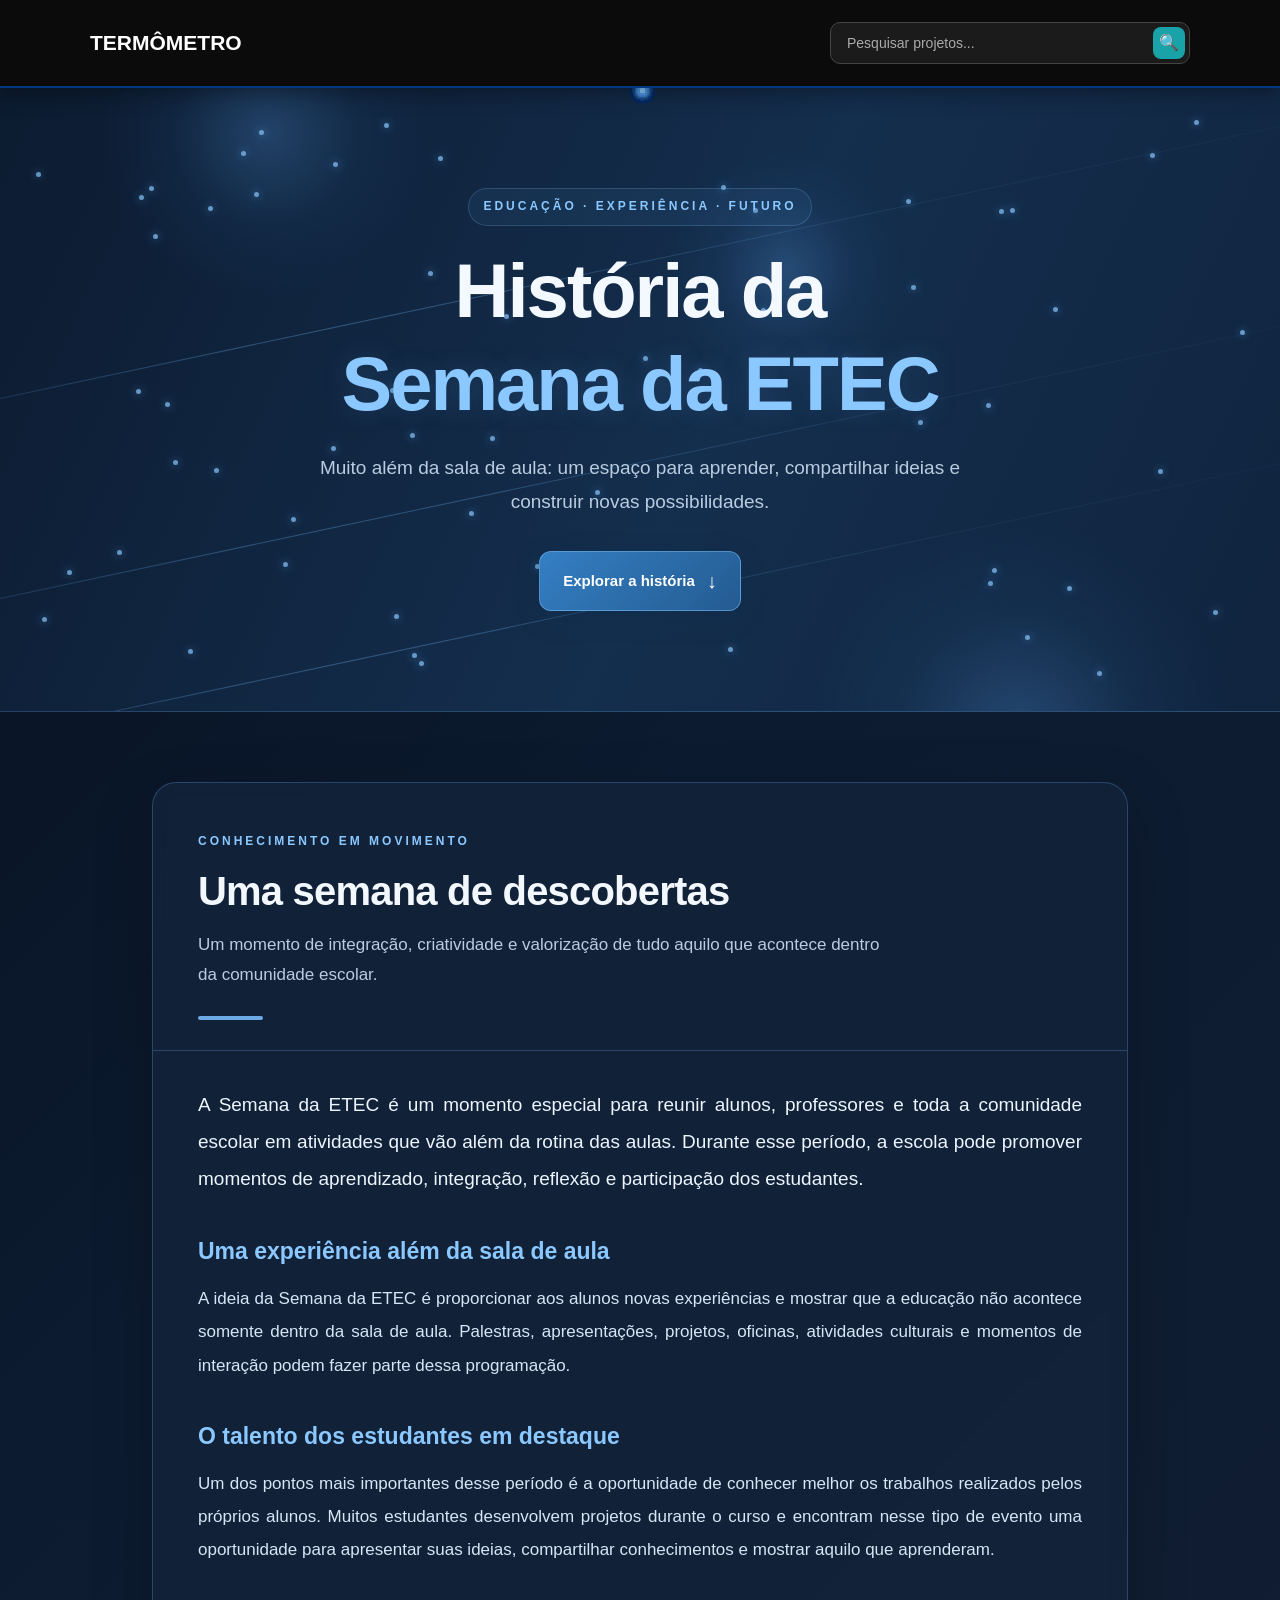
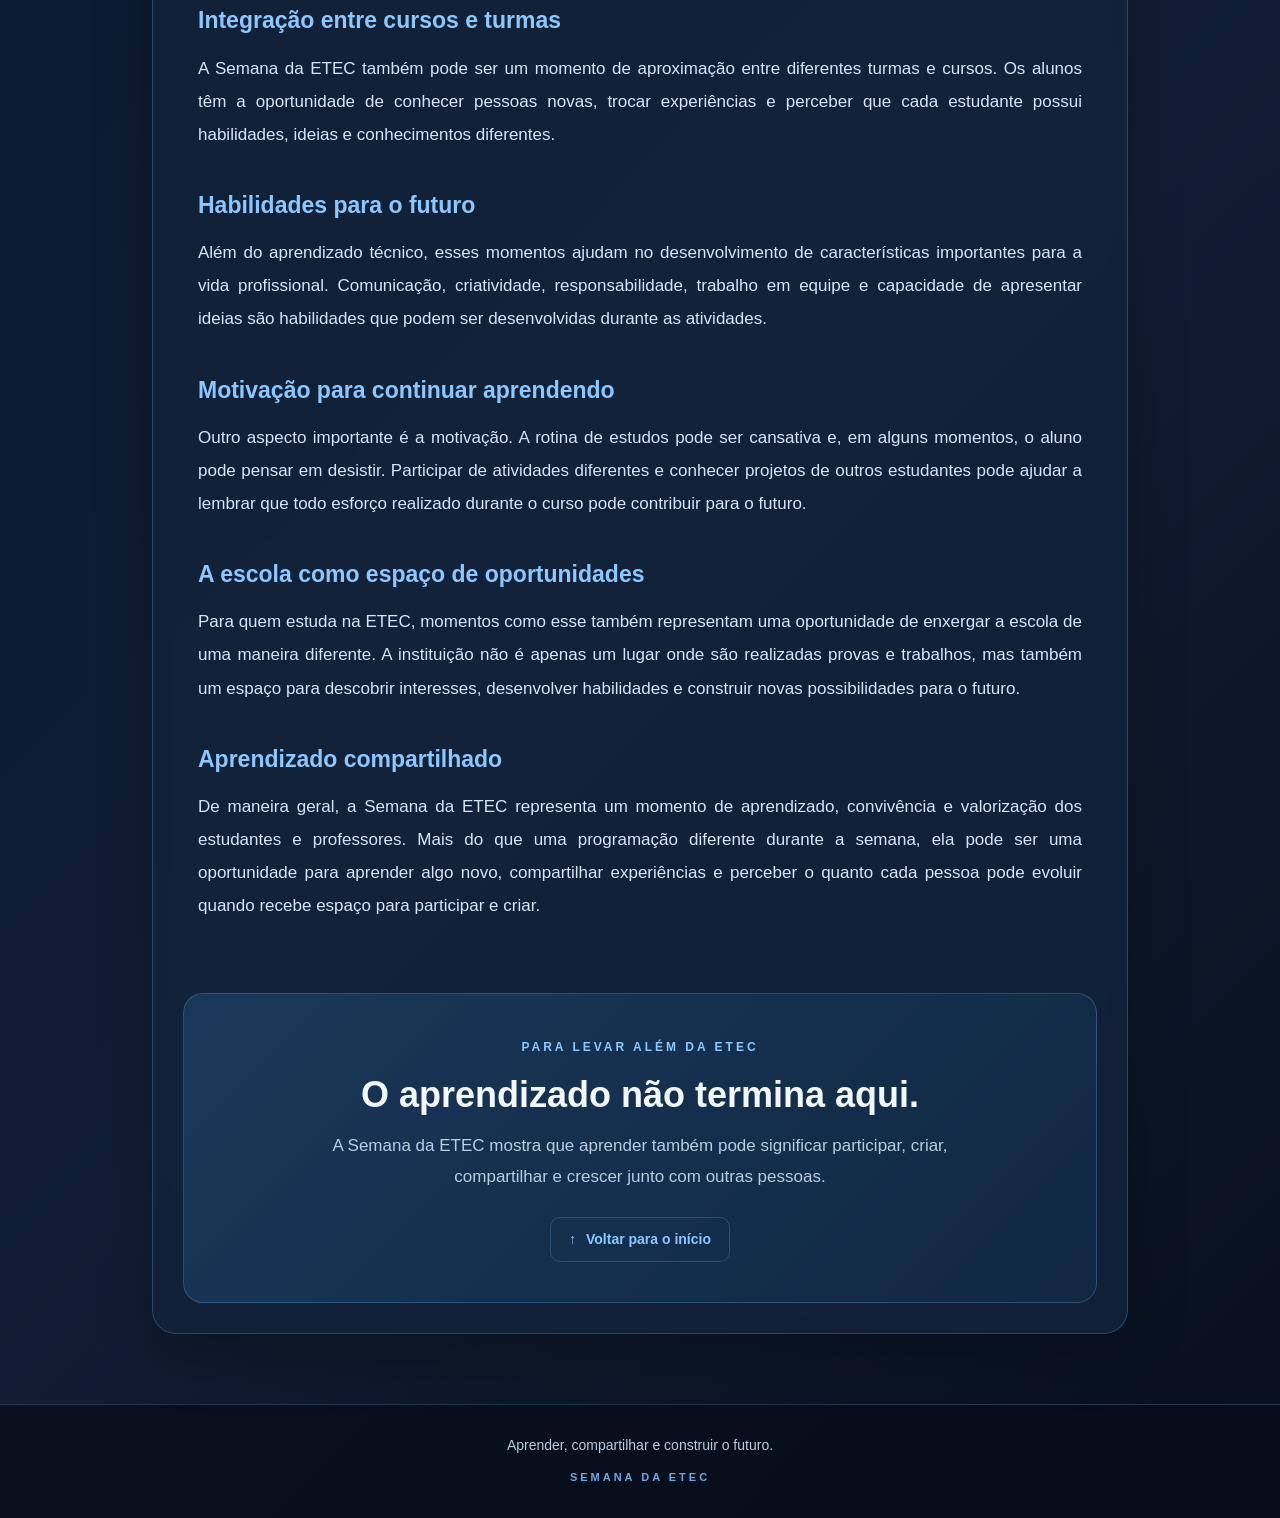
<file: html/5.html>
<!doctype html>
<html lang="pt-BR" data-bs-theme="dark">

<head>
    <meta charset="utf-8">
    <meta name="viewport" content="width=device-width, initial-scale=1">

    <title>História da Semana da ETEC</title>

    <!-- Bootstrap CSS -->
    <link
        href="https://cdn.jsdelivr.net/npm/bootstrap@5.3.8/dist/css/bootstrap.min.css"
        rel="stylesheet"
        integrity="sha384-sRIl4kxILFvY47J16cr9ZwB07vP4J8+LH7qKQnuqkuIAvNWLzeN8tE5YBujZqJLB"
        crossorigin="anonymous"
    >

    <!-- CSS personalizado -->
    <link rel="stylesheet" type="text/css" href="5.css">
</head>

<body id="tp">
<div class="background-animation" aria-hidden="true"></div>
   <!-- =====================================================
         NAVBAR
    ====================================================== -->

   <!-- Pesquisa principal -->


<!-- NAVBAR: agora acima dos cards -->
<nav class="navbar">
    <div class="navbar-container">
        <a class="navbar-brand" href="/index.html">
            TERMÔMETRO
        </a>

        <div class="navbar-search">
            <input
                type="text"
                id="searchInput"
                placeholder="Pesquisar projetos..."
                autocomplete="off"
            >

            <button id="searchButton" type="button">
                🔍
            </button>

            <div class="search-results" id="searchResults"></div>
        </div>
    </div>
</nav>


    <!-- ==================================
         CABEÇALHO COM ANIMAÇÃO
    =================================== -->

    <header class="hero" id="inicio">

        <!-- Fundo animado -->
        <div class="hero-animation" aria-hidden="true">

            <div class="light-orb orb-one"></div>
            <div class="light-orb orb-two"></div>
            <div class="light-orb orb-three"></div>

            <div class="light-line line-one"></div>
            <div class="light-line line-two"></div>
            <div class="light-line line-three"></div>

            <!-- Partículas -->
            <div class="light-points">

                <!-- 30 partículas originais -->
                <span></span>
                <span></span>
                <span></span>
                <span></span>
                <span></span>
                <span></span>
                <span></span>
                <span></span>
                <span></span>
                <span></span>
                <span></span>
                <span></span>

                <span></span>
                <span></span>
                <span></span>
                <span></span>
                <span></span>
                <span></span>
                <span></span>
                <span></span>
                <span></span>
                <span></span>
                <span></span>
                <span></span>
                <span></span>
                <span></span>
                <span></span>
                <span></span>
                <span></span>
                <span></span>

            </div>
        </div>


        <!-- Conteúdo do cabeçalho -->
        <div class="hero-content">

            <span class="eyebrow">
                EDUCAÇÃO · EXPERIÊNCIA · FUTURO
            </span>

            <h1>
                História da
                <span>Semana da ETEC</span>
            </h1>

            <p class="hero-description">
                Muito além da sala de aula: um espaço para aprender,
                compartilhar ideias e construir novas possibilidades.
            </p>

            <a href="#historia" class="hero-button">
                Explorar a história
                <span aria-hidden="true">↓</span>
            </a>

        </div>
    </header>


    <!-- ==================================
         CONTEÚDO PRINCIPAL
    =================================== -->

    <main class="container article-container" id="historia">

        <article class="article-card">

            <header class="article-header">

                <span class="section-label">
                    CONHECIMENTO EM MOVIMENTO
                </span>

                <h2>
                    Uma semana de descobertas
                </h2>

                <p class="article-intro">
                    Um momento de integração, criatividade e valorização
                    de tudo aquilo que acontece dentro da comunidade escolar.
                </p>

                <div class="title-divider"></div>

            </header>


            <div class="article-content">

                <p class="lead-paragraph">
                    A Semana da ETEC é um momento especial para reunir
                    alunos, professores e toda a comunidade escolar em
                    atividades que vão além da rotina das aulas. Durante
                    esse período, a escola pode promover momentos de
                    aprendizado, integração, reflexão e participação
                    dos estudantes.
                </p>

                <h3>Uma experiência além da sala de aula</h3>

                <p>
                    A ideia da Semana da ETEC é proporcionar aos alunos
                    novas experiências e mostrar que a educação não
                    acontece somente dentro da sala de aula. Palestras,
                    apresentações, projetos, oficinas, atividades culturais
                    e momentos de interação podem fazer parte dessa
                    programação.
                </p>

                <h3>O talento dos estudantes em destaque</h3>

                <p>
                    Um dos pontos mais importantes desse período é a
                    oportunidade de conhecer melhor os trabalhos realizados
                    pelos próprios alunos. Muitos estudantes desenvolvem
                    projetos durante o curso e encontram nesse tipo de
                    evento uma oportunidade para apresentar suas ideias,
                    compartilhar conhecimentos e mostrar aquilo que
                    aprenderam.
                </p>

                <h3>Integração entre cursos e turmas</h3>

                <p>
                    A Semana da ETEC também pode ser um momento de
                    aproximação entre diferentes turmas e cursos. Os
                    alunos têm a oportunidade de conhecer pessoas novas,
                    trocar experiências e perceber que cada estudante
                    possui habilidades, ideias e conhecimentos diferentes.
                </p>

                <h3>Habilidades para o futuro</h3>

                <p>
                    Além do aprendizado técnico, esses momentos ajudam
                    no desenvolvimento de características importantes
                    para a vida profissional. Comunicação, criatividade,
                    responsabilidade, trabalho em equipe e capacidade
                    de apresentar ideias são habilidades que podem ser
                    desenvolvidas durante as atividades.
                </p>

                <h3>Motivação para continuar aprendendo</h3>

                <p>
                    Outro aspecto importante é a motivação. A rotina
                    de estudos pode ser cansativa e, em alguns momentos,
                    o aluno pode pensar em desistir. Participar de
                    atividades diferentes e conhecer projetos de outros
                    estudantes pode ajudar a lembrar que todo esforço
                    realizado durante o curso pode contribuir para o futuro.
                </p>

                <h3>A escola como espaço de oportunidades</h3>

                <p>
                    Para quem estuda na ETEC, momentos como esse também
                    representam uma oportunidade de enxergar a escola
                    de uma maneira diferente. A instituição não é apenas
                    um lugar onde são realizadas provas e trabalhos,
                    mas também um espaço para descobrir interesses,
                    desenvolver habilidades e construir novas
                    possibilidades para o futuro.
                </p>

                <h3>Aprendizado compartilhado</h3>

                <p>
                    De maneira geral, a Semana da ETEC representa um
                    momento de aprendizado, convivência e valorização
                    dos estudantes e professores. Mais do que uma
                    programação diferente durante a semana, ela pode
                    ser uma oportunidade para aprender algo novo,
                    compartilhar experiências e perceber o quanto
                    cada pessoa pode evoluir quando recebe espaço
                    para participar e criar.
                </p>

            </div>


            <!-- ==================================
                 MENSAGEM FINAL
            =================================== -->

            <section class="final-message" id="pulo">

                <span class="section-label">
                    PARA LEVAR ALÉM DA ETEC
                </span>

                <h2>
                    O aprendizado não termina aqui.
                </h2>

                <p>
                    A Semana da ETEC mostra que aprender também pode
                    significar participar, criar, compartilhar e crescer
                    junto com outras pessoas.
                </p>

                <a href="#tp" class="back-to-top">
                    <span aria-hidden="true">↑</span>
                    Voltar para o início
                </a>

            </section>

        </article>

    </main>


    <!-- ==================================
         RODAPÉ
    =================================== -->

    <footer class="site-footer">

        <p>
            Aprender, compartilhar e construir o futuro.
        </p>

        <span>SEMANA DA ETEC</span>

    </footer>


    <!-- ==================================
         60 PARTÍCULAS ADICIONAIS
    =================================== -->

    <script>
        const container = document.querySelector(".light-points");

        if (container) {
            for (let i = 0; i < 60; i++) {

                const particula = document.createElement("span");

                const posicaoVertical = Math.random() * 90 + 5;
                const posicaoHorizontal = Math.random() * 96 + 2;
                const atraso = -(Math.random() * 1.5);

                particula.style.top = `${posicaoVertical}%`;
                particula.style.left = `${posicaoHorizontal}%`;
                particula.style.animationDelay = `${atraso}s`;
                particula.style.animationDuration = "1.5s";

                container.appendChild(particula);
            }
        }
    </script>


    <!-- Bootstrap JavaScript -->
    <script
        src="https://cdn.jsdelivr.net/npm/bootstrap@5.3.8/dist/js/bootstrap.bundle.min.js"
        integrity="sha384-FKyoEForCGlyvwx9Hj09JcYn3nv7wiPVlz7YYwJrWVcXK/BmnVDxM+D2scQbITxI"
        crossorigin="anonymous"
    ></script>
    <script>
        const background = document.querySelector(".background-animation");

// Altere somente este número!
const quantidadeParticulas = 120;

if (background) {
    for (let i = 0; i < quantidadeParticulas; i++) {
        const particula = document.createElement("span");

        // Distribui as partículas horizontalmente
        particula.style.left = `${Math.random() * 100}%`;

        // Varia o tamanho sem alterar a animação
        const tamanho = Math.random() * 3 + 2;

        particula.style.width = `${tamanho}px`;
        particula.style.height = `${tamanho}px`;

        // Desencontra os ciclos das animações
        particula.style.animationDelay = `${-(Math.random() * 6)}s`;

        // Mantém a duração de cada ciclo em 6 segundos
        particula.style.animationDuration = "10s";

        background.appendChild(particula);
    }
}
    </script>

</body>
</html>
</file>
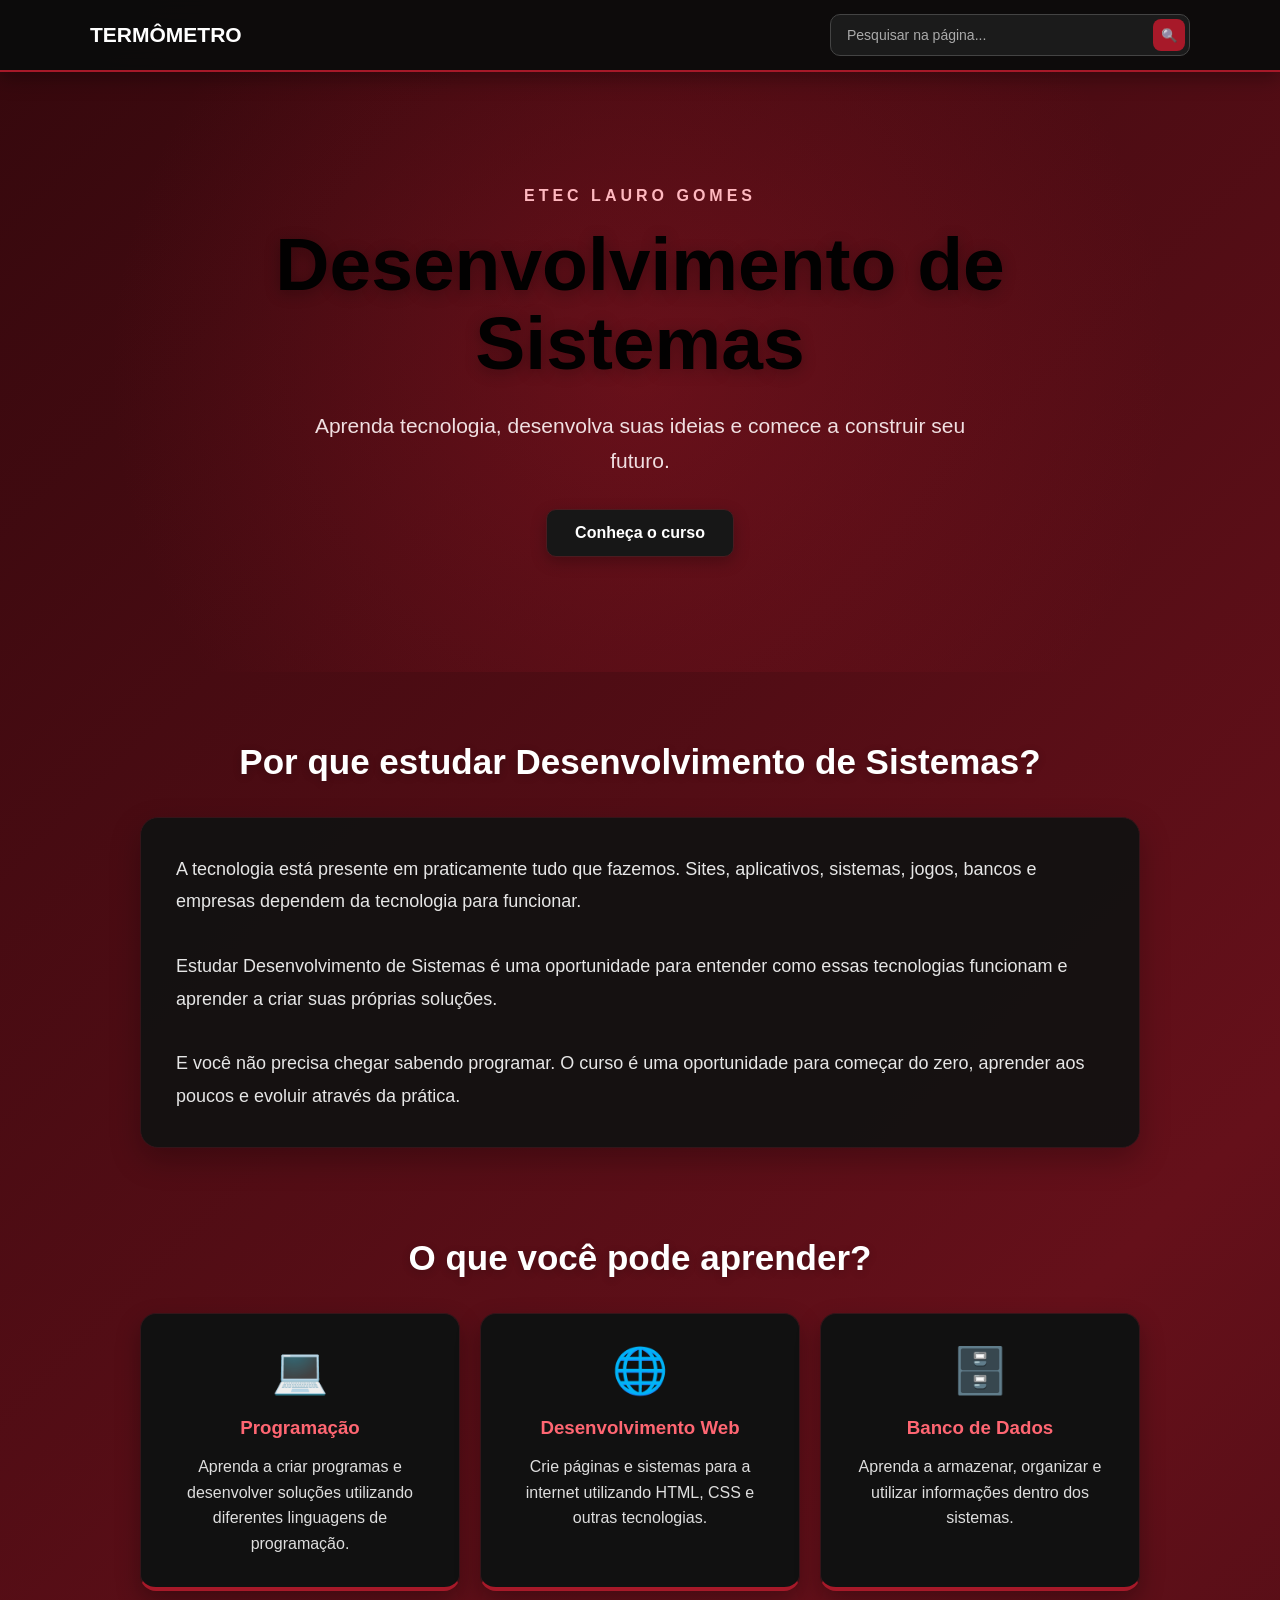
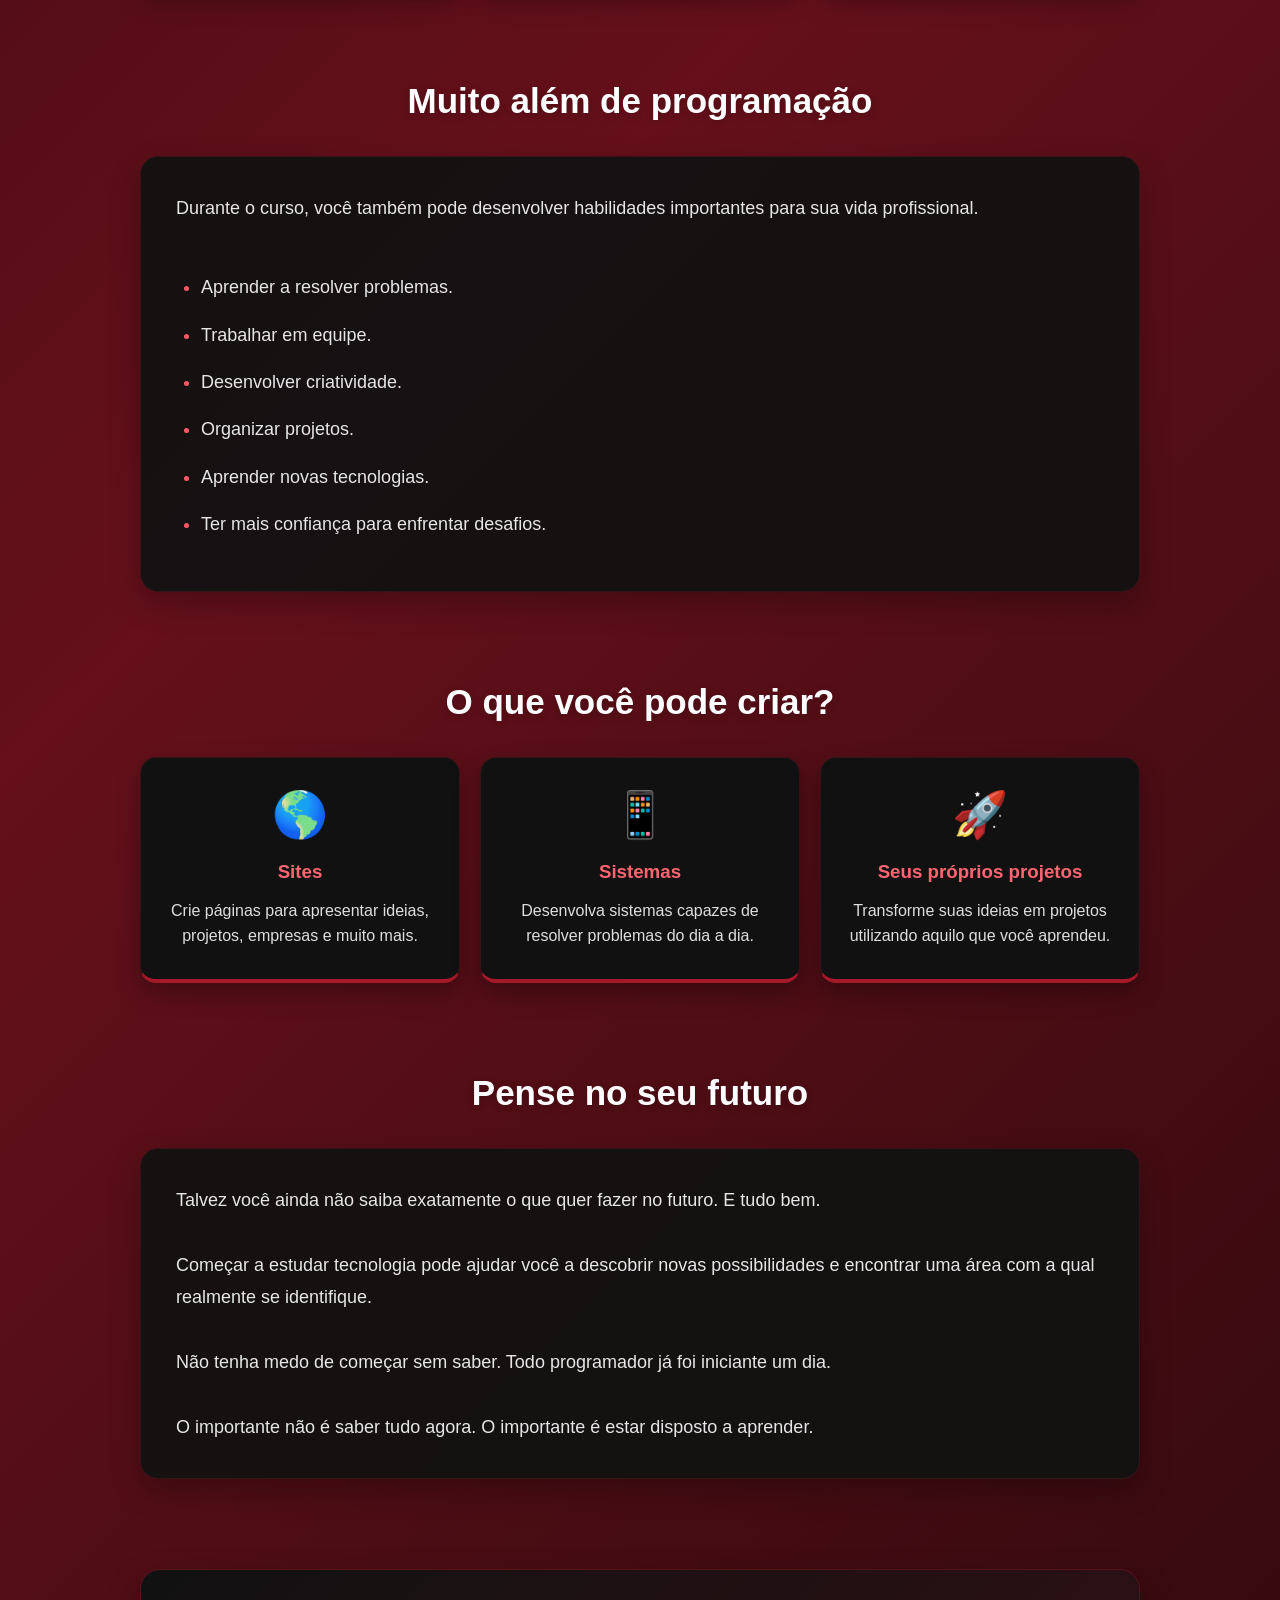
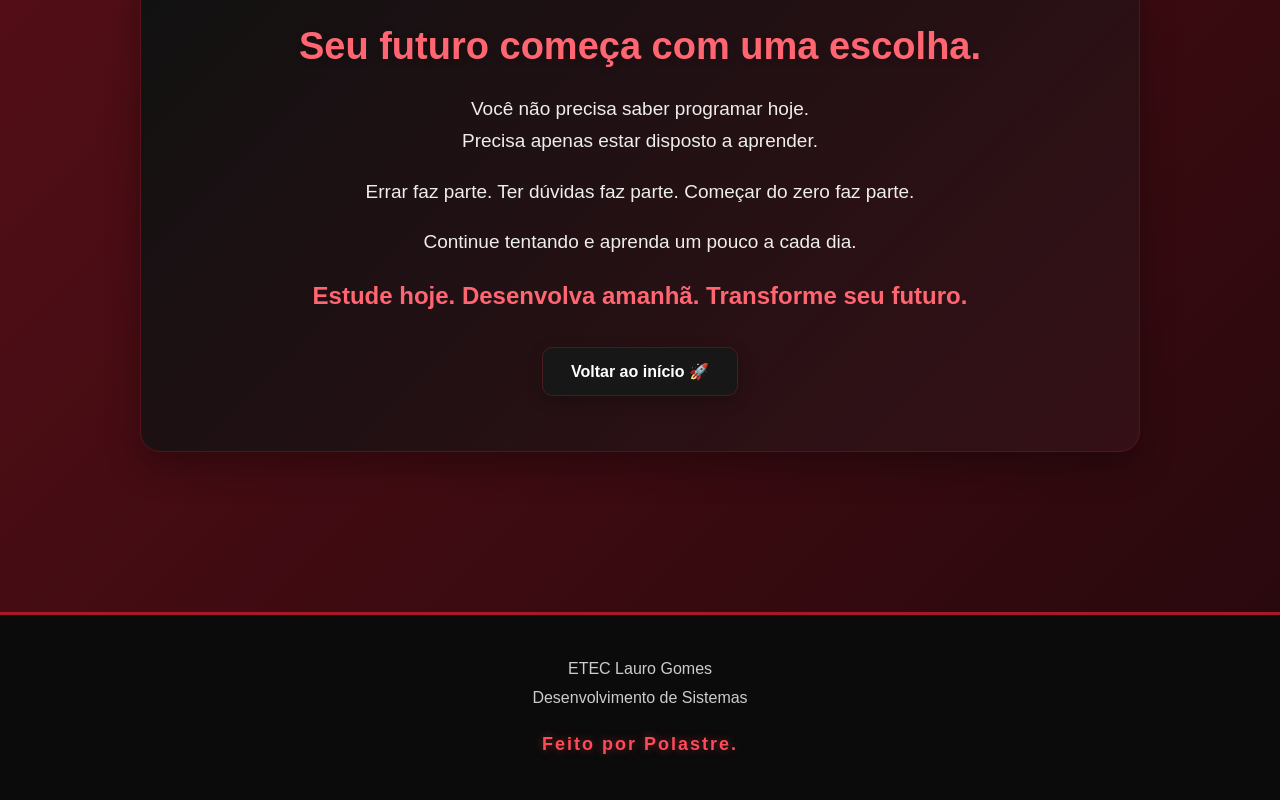
<file: html/62.html>
<!DOCTYPE html>
<html lang="pt-br">

<head>

    <meta charset="UTF-8">

    <meta
        name="viewport"
        content="width=device-width, initial-scale=1.0"
    >

    <title>
        ETEC Lauro Gomes - Desenvolvimento de Sistemas
    </title>

    <!-- CSS -->
  
<link rel="stylesheet" href="62.css">

</head>


<body>


    <!-- =====================================================
         NAVBAR
    ====================================================== -->

    <nav class="navbar">

        <div class="navbar-container">


            <!-- LOGO -->

            <a
                class="navbar-brand"
                href="/index.html"
            >
                TERMÔMETRO
            </a>


            <!-- PESQUISA -->

            <div class="navbar-search">

                <input
                    type="text"
                    id="searchInput"
                    placeholder="Pesquisar na página..."
                    autocomplete="off"
                >

                <button
                    id="searchButton"
                    type="button"
                >
                    🔍
                </button>


                <div
                    class="search-results"
                    id="searchResults"
                ></div>

            </div>

        </div>

    </nav>



    <!-- =====================================================
         CAPA
    ====================================================== -->

    <header id="inicio">

        <div class="hero">


            <p class="pequeno-titulo">
                ETEC LAURO GOMES
            </p>


            <h1>
                <strong> Desenvolvimento de Sistemas</strong>
               
            </h1>


            <p>
                Aprenda tecnologia, desenvolva suas ideias
                e comece a construir seu futuro.
            </p>


            <a
                href="#curso"
                class="botao"
            >
                Conheça o curso
            </a>


        </div>

    </header>



    <!-- =====================================================
         CONTEÚDO PRINCIPAL
    ====================================================== -->

    <main>


        <!-- SOBRE O CURSO -->

        <section id="curso">

            <h2>
                Por que estudar Desenvolvimento de Sistemas?
            </h2>


            <div class="texto">

                <p>
                    A tecnologia está presente em praticamente
                    tudo que fazemos. Sites, aplicativos,
                    sistemas, jogos, bancos e empresas dependem
                    da tecnologia para funcionar.
                </p>


                <br>


                <p>
                    Estudar Desenvolvimento de Sistemas é uma
                    oportunidade para entender como essas
                    tecnologias funcionam e aprender a criar
                    suas próprias soluções.
                </p>


                <br>


                <p>
                    E você não precisa chegar sabendo programar.
                    O curso é uma oportunidade para começar do
                    zero, aprender aos poucos e evoluir através
                    da prática.
                </p>

            </div>

        </section>



        <!-- O QUE VOCÊ APRENDE -->

        <section id="aprender">

            <h2>
                O que você pode aprender?
            </h2>


            <div class="cards">


                <article class="card">

                    <div class="icone">
                        💻
                    </div>


                    <h3>
                        Programação
                    </h3>


                    <p>
                        Aprenda a criar programas e desenvolver
                        soluções utilizando diferentes linguagens
                        de programação.
                    </p>

                </article>



                <article class="card">

                    <div class="icone">
                        🌐
                    </div>


                    <h3>
                        Desenvolvimento Web
                    </h3>


                    <p>
                        Crie páginas e sistemas para a internet
                        utilizando HTML, CSS e outras tecnologias.
                    </p>

                </article>



                <article class="card">

                    <div class="icone">
                        🗄️
                    </div>


                    <h3>
                        Banco de Dados
                    </h3>


                    <p>
                        Aprenda a armazenar, organizar e utilizar
                        informações dentro dos sistemas.
                    </p>

                </article>


            </div>

        </section>



        <!-- HABILIDADES -->

        <section id="habilidades">

            <h2>
                Muito além de programação
            </h2>


            <div class="texto">

                <p>
                    Durante o curso, você também pode desenvolver
                    habilidades importantes para sua vida
                    profissional.
                </p>


                <br>


                <ul>

                    <li>
                        Aprender a resolver problemas.
                    </li>

                    <li>
                        Trabalhar em equipe.
                    </li>

                    <li>
                        Desenvolver criatividade.
                    </li>

                    <li>
                        Organizar projetos.
                    </li>

                    <li>
                        Aprender novas tecnologias.
                    </li>

                    <li>
                        Ter mais confiança para enfrentar desafios.
                    </li>

                </ul>

            </div>

        </section>



        <!-- PROJETOS -->

        <section id="projetos">

            <h2>
                O que você pode criar?
            </h2>


            <div class="cards">


                <article class="card">

                    <div class="icone">
                        🌎
                    </div>


                    <h3>
                        Sites
                    </h3>


                    <p>
                        Crie páginas para apresentar ideias,
                        projetos, empresas e muito mais.
                    </p>

                </article>



                <article class="card">

                    <div class="icone">
                        📱
                    </div>


                    <h3>
                        Sistemas
                    </h3>


                    <p>
                        Desenvolva sistemas capazes de resolver
                        problemas do dia a dia.
                    </p>

                </article>



                <article class="card">

                    <div class="icone">
                        🚀
                    </div>


                    <h3>
                        Seus próprios projetos
                    </h3>


                    <p>
                        Transforme suas ideias em projetos
                        utilizando aquilo que você aprendeu.
                    </p>

                </article>


            </div>

        </section>



        <!-- FUTURO -->

        <section id="futuro">

            <h2>
                Pense no seu futuro
            </h2>


            <div class="texto">

                <p>
                    Talvez você ainda não saiba exatamente
                    o que quer fazer no futuro. E tudo bem.
                </p>


                <br>


                <p>
                    Começar a estudar tecnologia pode ajudar
                    você a descobrir novas possibilidades e
                    encontrar uma área com a qual realmente
                    se identifique.
                </p>


                <br>


                <p>
                    Não tenha medo de começar sem saber.
                    Todo programador já foi iniciante um dia.
                </p>


                <br>


                <p>
                    O importante não é saber tudo agora.
                    O importante é estar disposto a aprender.
                </p>

            </div>

        </section>



        <!-- =================================================
             MENSAGEM MOTIVACIONAL
        ================================================== -->

        <section id="motivacao">

            <div class="motivacao">


                <h2>
                    Seu futuro começa com uma escolha.
                </h2>


                <p>
                    Você não precisa saber programar hoje.
                </p>


                <p>
                    Precisa apenas estar disposto a aprender.
                </p>


                <br>


                <p>
                    Errar faz parte.
                    Ter dúvidas faz parte.
                    Começar do zero faz parte.
                </p>


                <br>


                <p>
                    Continue tentando e aprenda um pouco
                    a cada dia.
                </p>


                <br>


                <p class="frase-final">
                    Estude hoje.
                    Desenvolva amanhã.
                    Transforme seu futuro.
                </p>


                <a
                    href="#inicio"
                    class="botao"
                >
                    Voltar ao início 🚀
                </a>


            </div>

        </section>


    </main>



    <!-- =====================================================
         RODAPÉ
    ====================================================== -->

    <footer>

        <p>
           
                ETEC Lauro Gomes
            
        </p>


        <p>
            Desenvolvimento de Sistemas
        </p>


        <p id="polastre">
            Feito por Polastre.
        </p>

    </footer>



    <!-- =====================================================
         JAVASCRIPT - PESQUISA
    ====================================================== -->

    <script>

        const searchInput =
            document.getElementById("searchInput");


        const searchButton =
            document.getElementById("searchButton");


        const searchResults =
            document.getElementById("searchResults");



        function pesquisarPagina() {

            const termo =
                searchInput.value
                .toLowerCase()
                .trim();


            searchResults.innerHTML = "";


            /*
             * Se a pesquisa estiver vazia,
             * fecha a caixa de resultados.
             */

            if (termo === "") {

                searchResults.classList.remove("show");

                return;

            }


            /*
             * Elementos que poderão
             * aparecer nos resultados.
             */

            const elementos =
                document.querySelectorAll(
                    "h1, h2, h3, p, li"
                );


            let encontrados = [];



            elementos.forEach(elemento => {

                const texto =
                    elemento.textContent
                    .toLowerCase();


                if (
                    texto.includes(termo) &&
                    !elemento.closest(".navbar")
                ) {

                    encontrados.push(elemento);

                }

            });



            /*
             * Nenhum resultado
             */

            if (encontrados.length === 0) {

                searchResults.innerHTML = `
                    <div class="no-result">
                        Nenhum resultado encontrado.
                    </div>
                `;


                searchResults.classList.add("show");

                return;

            }



            /*
             * Criar os resultados
             */

            encontrados.forEach(elemento => {

                const resultado =
                    document.createElement("button");


                resultado.classList.add(
                    "search-result"
                );


                let texto =
                    elemento.textContent.trim();


                /*
                 * Limita o tamanho
                 * do resultado.
                 */

                if (texto.length > 70) {

                    texto =
                        texto.substring(0, 70)
                        + "...";

                }


                resultado.textContent =
                    texto;



                /*
                 * Ao clicar no resultado,
                 * vai até o elemento.
                 */

                resultado.onclick = function() {

                    elemento.scrollIntoView({

                        behavior: "smooth",

                        block: "center"

                    });


                    searchResults.classList.remove(
                        "show"
                    );

                };


                searchResults.appendChild(
                    resultado
                );

            });


            searchResults.classList.add("show");

        }



        /*
         * Pesquisa enquanto digita
         */

        searchInput.addEventListener(
            "input",
            pesquisarPagina
        );



        /*
         * Pesquisa ao clicar na lupa
         */

        searchButton.addEventListener(
            "click",
            pesquisarPagina
        );



        /*
         * Pesquisa ao apertar ENTER
         */

        searchInput.addEventListener(
            "keydown",
            function(event) {

                if (event.key === "Enter") {

                    pesquisarPagina();

                }

            }
        );



        /*
         * Fecha os resultados
         * quando clicar fora da pesquisa.
         */

        document.addEventListener(
            "click",
            function(event) {

                if (
                    !event.target.closest(
                        ".navbar-search"
                    )
                ) {

                    searchResults.classList.remove(
                        "show"
                    );

                }

            }
        );

    </script>


</body>

</html>
</file>
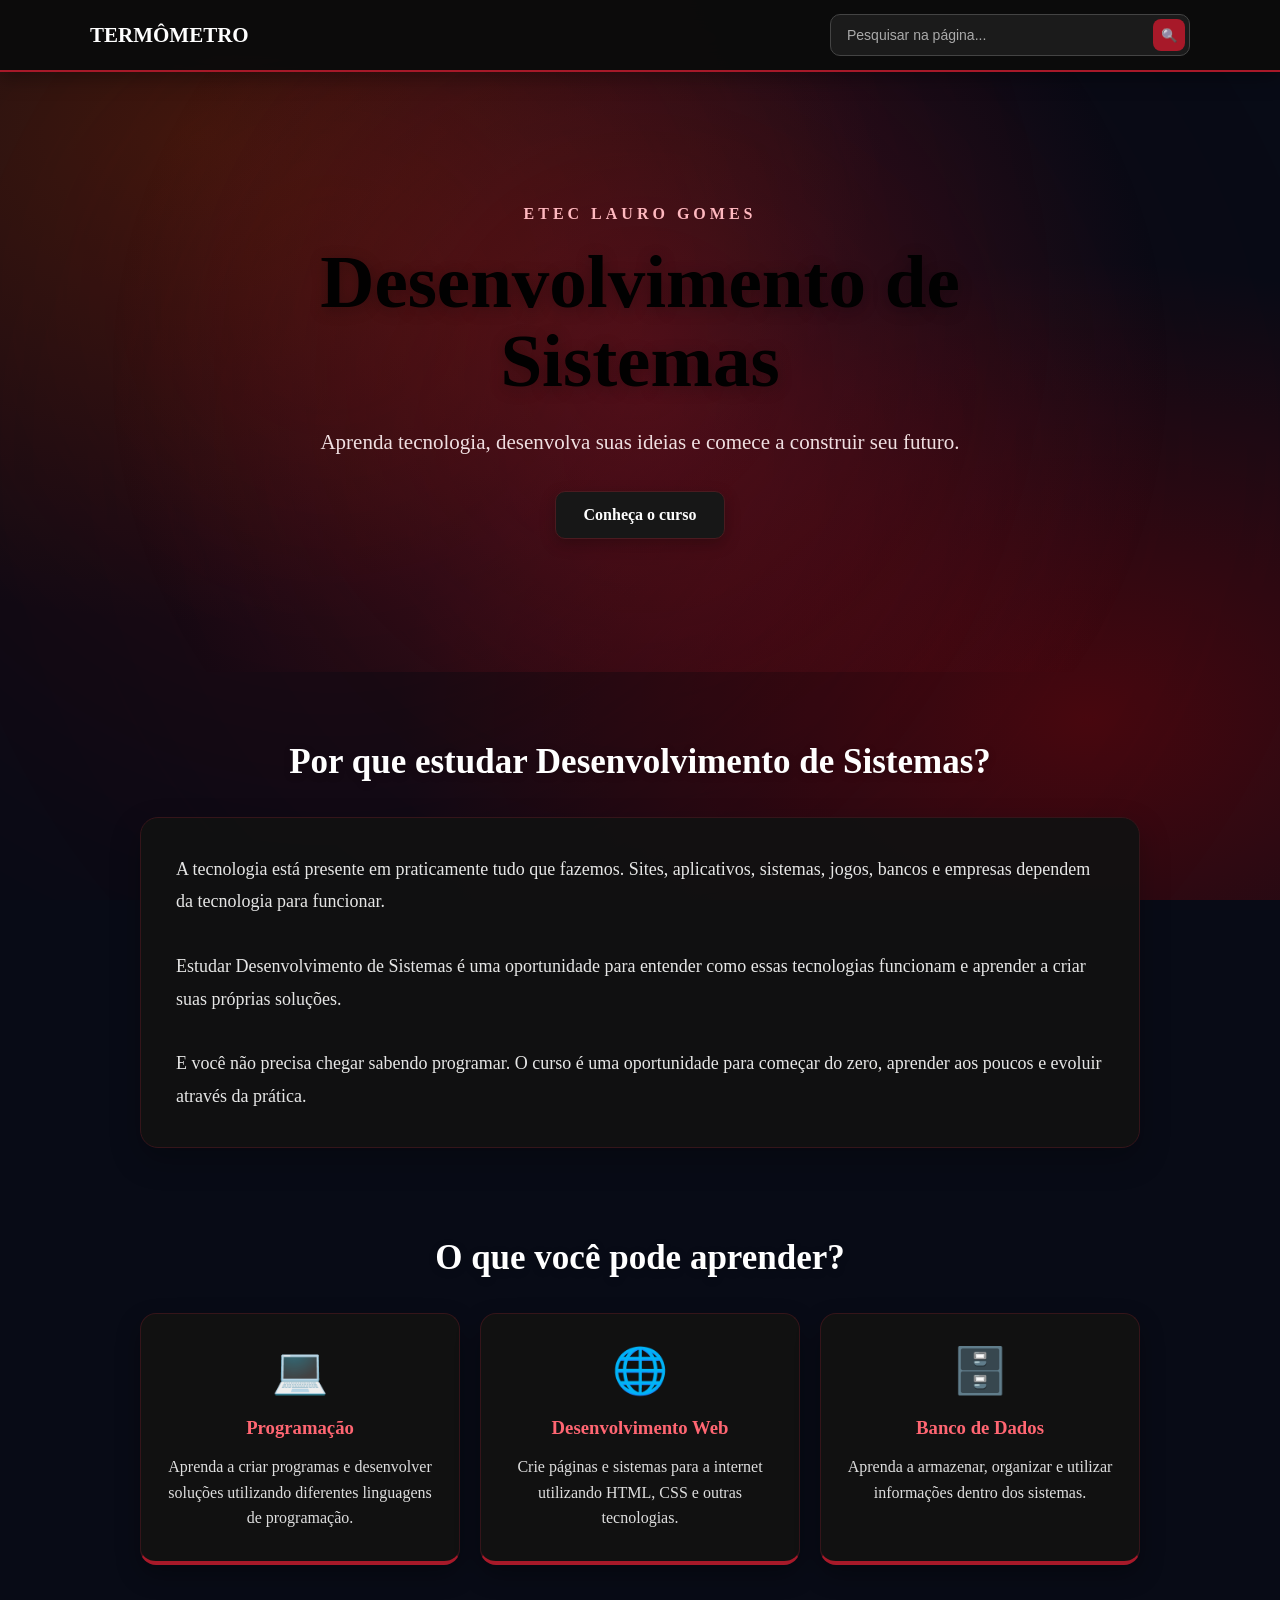
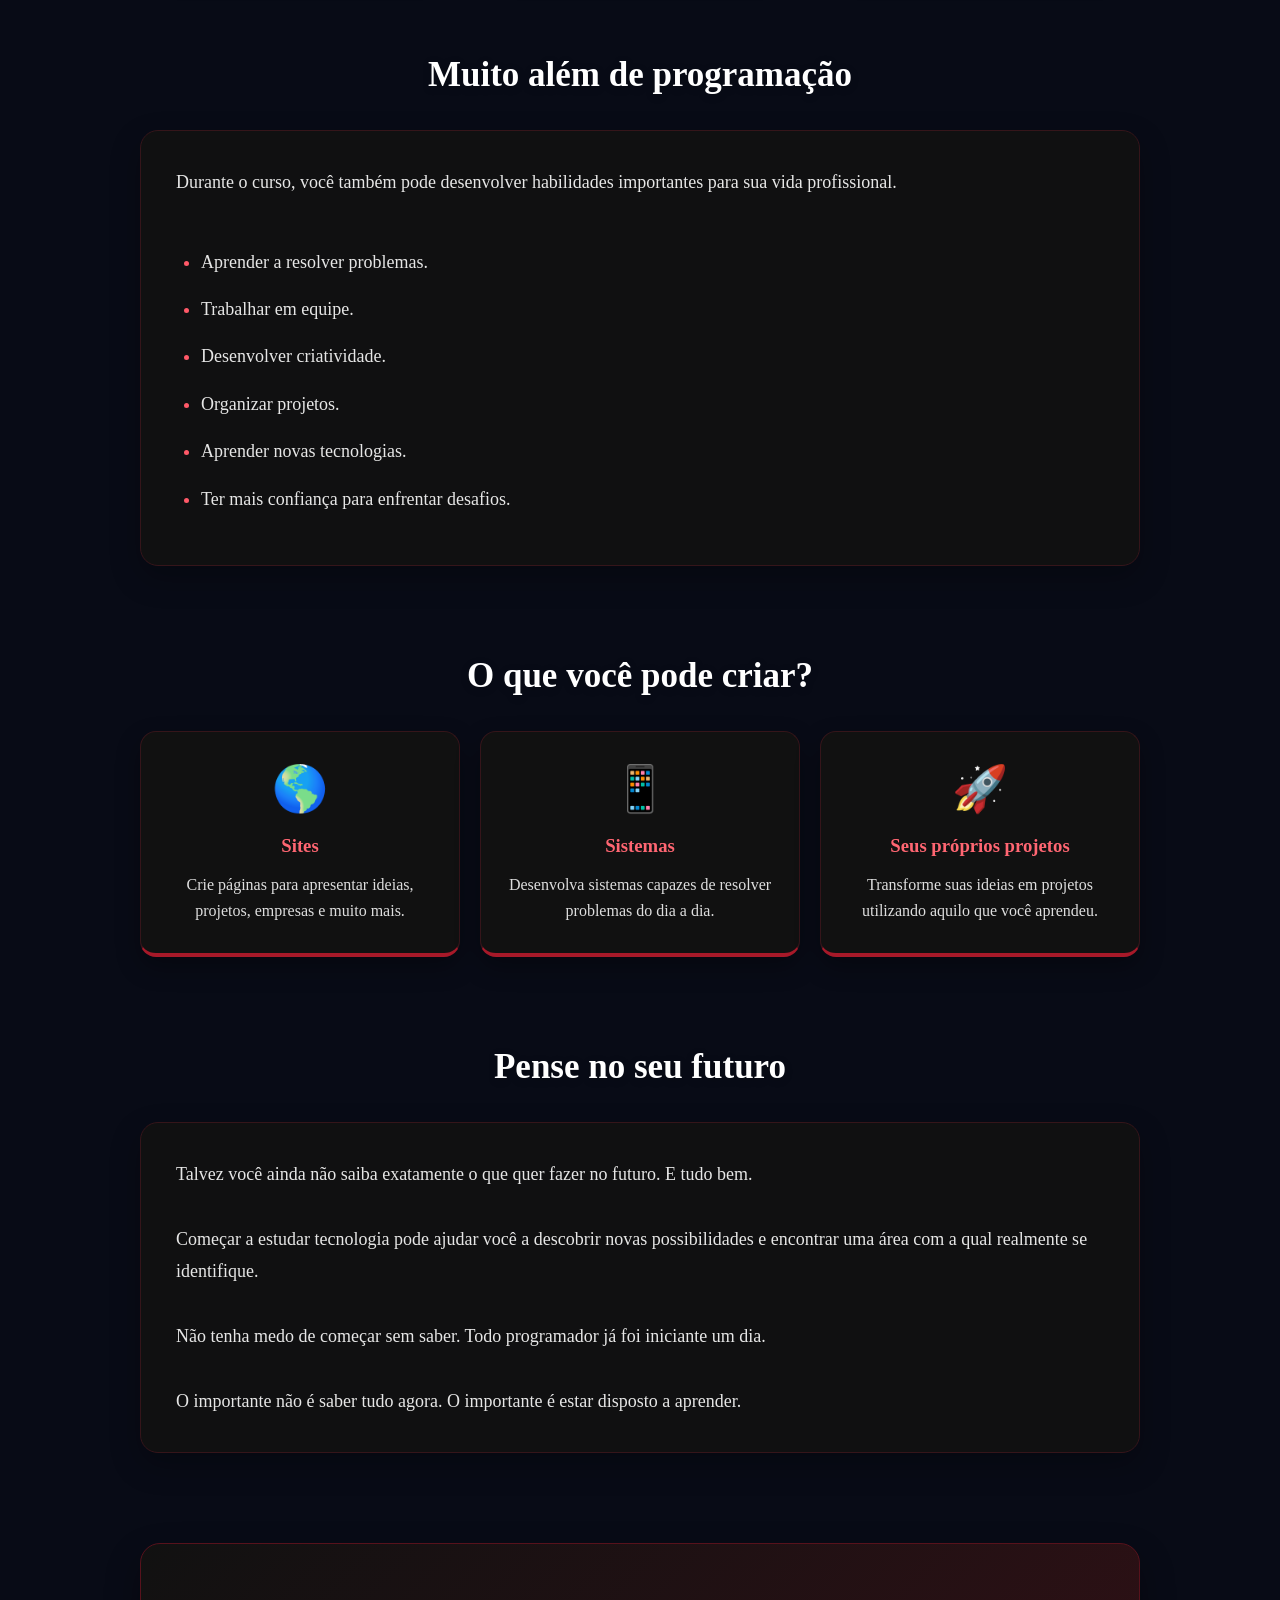
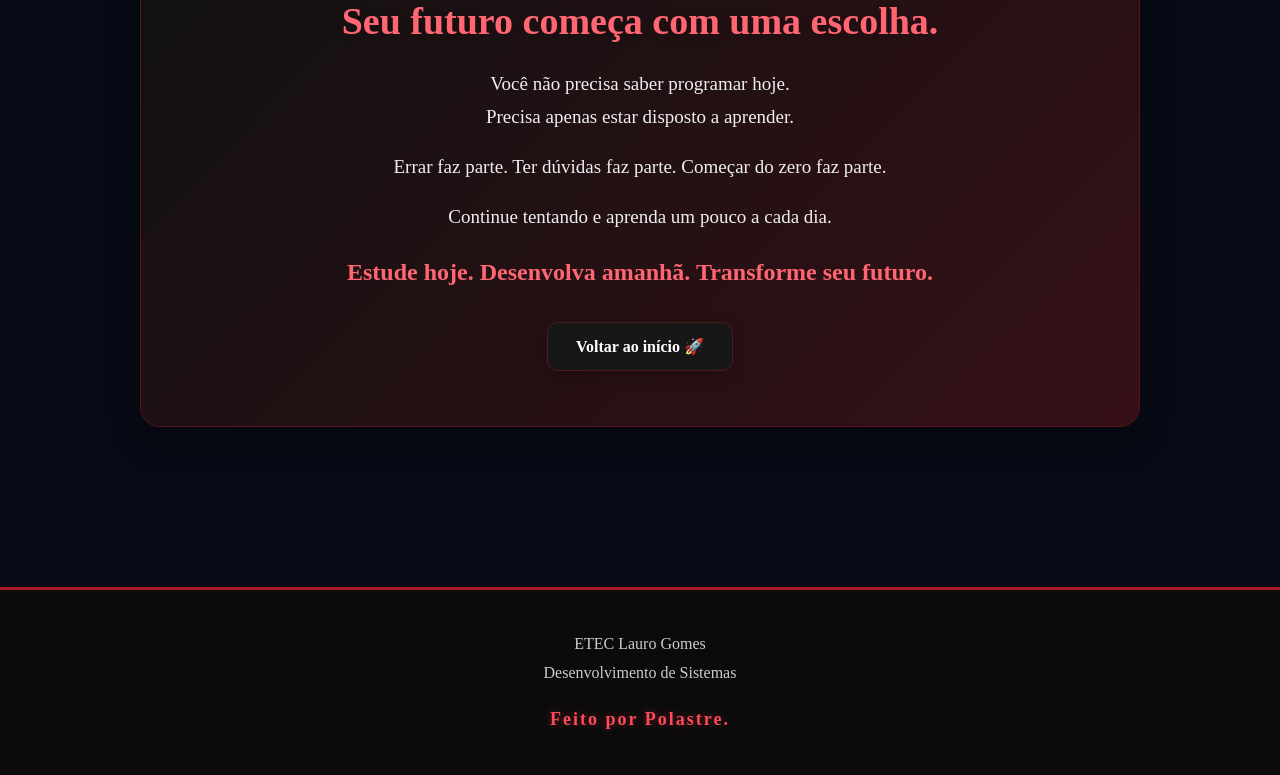
<file: html/622.html>
<!DOCTYPE html>
<html lang="pt-br">

<head>

    <meta charset="UTF-8">

    <meta
        name="viewport"
        content="width=device-width, initial-scale=1.0"
    >

    <title>
        ETEC Lauro Gomes - Desenvolvimento de Sistemas
    </title>

    <!-- CSS -->
  
<link rel="stylesheet" href="622.css">

</head>


<body>

    <div class="background"
    
    const fundo = document.querySelector(".background");

if (!window.matchMedia("(prefers-reduced-motion: reduce)").matches) {
    const quantidade = 45;

    for (let i = 0; i < quantidade; i++) {
        const particula = document.createElement("span");

        particula.className = "particle";

        particula.style.left = Math.random() * 100 + "%";
        particula.style.setProperty(
            "--size",
            (Math.random() * 3 + 2) + "px"
        );
        particula.style.setProperty(
            "--duration",
            (Math.random() * 8 + 7) + "s"
        );
        particula.style.setProperty(
            "--delay",
            (-Math.random() * 15) + "s"
        );
        particula.style.setProperty(
            "--drift",
            (Math.random() * 100 - 50) + "px"
        );

        fundo.appendChild(particula);
    }
}>
  <!-- Bolhas pretas estilo lâmpada de lava -->
    <div class="lava">
        <span></span>
        <span></span>
        <span></span>
        <span></span>
        <span></span>
        <span></span>
        <span></span>
        <span></span>
    </div>


        <div class="circle"></div>
        <div class="circle"></div>
    </div>


    <!-- =====================================================
         NAVBAR
    ====================================================== -->

    <nav class="navbar">

        <div class="navbar-container">


            <!-- LOGO -->

            <a
                class="navbar-brand"
                href="/index.html"
            >
                TERMÔMETRO
            </a>


            <!-- PESQUISA -->

            <div class="navbar-search">

                <input
                    type="text"
                    id="searchInput"
                    placeholder="Pesquisar na página..."
                    autocomplete="off"
                >

                <button
                    id="searchButton"
                    type="button"
                >
                    🔍
                </button>


                <div
                    class="search-results"
                    id="searchResults"
                ></div>

            </div>

        </div>

    </nav>



    <!-- =====================================================
         CAPA
    ====================================================== -->

    <header id="inicio">

        <div class="hero">


            <p class="pequeno-titulo">
                ETEC LAURO GOMES
            </p>


            <h1>
                <strong> Desenvolvimento de Sistemas</strong>
               
            </h1>


            <p>
                Aprenda tecnologia, desenvolva suas ideias
                e comece a construir seu futuro.
            </p>


            <a
                href="#curso"
                class="botao"
            >
                Conheça o curso
            </a>


        </div>

    </header>



    <!-- =====================================================
         CONTEÚDO PRINCIPAL
    ====================================================== -->

    <main>


        <!-- SOBRE O CURSO -->

        <section id="curso">

            <h2>
                Por que estudar Desenvolvimento de Sistemas?
            </h2>


            <div class="texto">

                <p>
                    A tecnologia está presente em praticamente
                    tudo que fazemos. Sites, aplicativos,
                    sistemas, jogos, bancos e empresas dependem
                    da tecnologia para funcionar.
                </p>


                <br>


                <p>
                    Estudar Desenvolvimento de Sistemas é uma
                    oportunidade para entender como essas
                    tecnologias funcionam e aprender a criar
                    suas próprias soluções.
                </p>


                <br>


                <p>
                    E você não precisa chegar sabendo programar.
                    O curso é uma oportunidade para começar do
                    zero, aprender aos poucos e evoluir através
                    da prática.
                </p>

            </div>

        </section>



        <!-- O QUE VOCÊ APRENDE -->

        <section id="aprender">

            <h2>
                O que você pode aprender?
            </h2>


            <div class="cards">


                <article class="card">

                    <div class="icone">
                        💻
                    </div>


                    <h3>
                        Programação
                    </h3>


                    <p>
                        Aprenda a criar programas e desenvolver
                        soluções utilizando diferentes linguagens
                        de programação.
                    </p>

                </article>



                <article class="card">

                    <div class="icone">
                        🌐
                    </div>


                    <h3>
                        Desenvolvimento Web
                    </h3>


                    <p>
                        Crie páginas e sistemas para a internet
                        utilizando HTML, CSS e outras tecnologias.
                    </p>

                </article>



                <article class="card">

                    <div class="icone">
                        🗄️
                    </div>


                    <h3>
                        Banco de Dados
                    </h3>


                    <p>
                        Aprenda a armazenar, organizar e utilizar
                        informações dentro dos sistemas.
                    </p>

                </article>


            </div>

        </section>



        <!-- HABILIDADES -->

        <section id="habilidades">

            <h2>
                Muito além de programação
            </h2>


            <div class="texto">

                <p>
                    Durante o curso, você também pode desenvolver
                    habilidades importantes para sua vida
                    profissional.
                </p>


                <br>


                <ul>

                    <li>
                        Aprender a resolver problemas.
                    </li>

                    <li>
                        Trabalhar em equipe.
                    </li>

                    <li>
                        Desenvolver criatividade.
                    </li>

                    <li>
                        Organizar projetos.
                    </li>

                    <li>
                        Aprender novas tecnologias.
                    </li>

                    <li>
                        Ter mais confiança para enfrentar desafios.
                    </li>

                </ul>

            </div>

        </section>



        <!-- PROJETOS -->

        <section id="projetos">

            <h2>
                O que você pode criar?
            </h2>


            <div class="cards">


                <article class="card">

                    <div class="icone">
                        🌎
                    </div>


                    <h3>
                        Sites
                    </h3>


                    <p>
                        Crie páginas para apresentar ideias,
                        projetos, empresas e muito mais.
                    </p>

                </article>



                <article class="card">

                    <div class="icone">
                        📱
                    </div>


                    <h3>
                        Sistemas
                    </h3>


                    <p>
                        Desenvolva sistemas capazes de resolver
                        problemas do dia a dia.
                    </p>

                </article>



                <article class="card">

                    <div class="icone">
                        🚀
                    </div>


                    <h3>
                        Seus próprios projetos
                    </h3>


                    <p>
                        Transforme suas ideias em projetos
                        utilizando aquilo que você aprendeu.
                    </p>

                </article>


            </div>

        </section>



        <!-- FUTURO -->

        <section id="futuro">

            <h2>
                Pense no seu futuro
            </h2>


            <div class="texto">

                <p>
                    Talvez você ainda não saiba exatamente
                    o que quer fazer no futuro. E tudo bem.
                </p>


                <br>


                <p>
                    Começar a estudar tecnologia pode ajudar
                    você a descobrir novas possibilidades e
                    encontrar uma área com a qual realmente
                    se identifique.
                </p>


                <br>


                <p>
                    Não tenha medo de começar sem saber.
                    Todo programador já foi iniciante um dia.
                </p>


                <br>


                <p>
                    O importante não é saber tudo agora.
                    O importante é estar disposto a aprender.
                </p>

            </div>

        </section>



        <!-- =================================================
             MENSAGEM MOTIVACIONAL
        ================================================== -->

        <section id="motivacao">

            <div class="motivacao">


                <h2>
                    Seu futuro começa com uma escolha.
                </h2>


                <p>
                    Você não precisa saber programar hoje.
                </p>


                <p>
                    Precisa apenas estar disposto a aprender.
                </p>


                <br>


                <p>
                    Errar faz parte.
                    Ter dúvidas faz parte.
                    Começar do zero faz parte.
                </p>


                <br>


                <p>
                    Continue tentando e aprenda um pouco
                    a cada dia.
                </p>


                <br>


                <p class="frase-final">
                    Estude hoje.
                    Desenvolva amanhã.
                    Transforme seu futuro.
                </p>


                <a
                    href="#inicio"
                    class="botao"
                >
                    Voltar ao início 🚀
                </a>


            </div>

        </section>


    </main>



    <!-- =====================================================
         RODAPÉ
    ====================================================== -->

    <footer>

        <p>
           
                ETEC Lauro Gomes
            
        </p>


        <p>
            Desenvolvimento de Sistemas
        </p>


        <p id="polastre">
            Feito por Polastre.
        </p>

    </footer>



    <!-- =====================================================
         JAVASCRIPT - PESQUISA
    ====================================================== -->

    <script>
        /* ===== GERADOR DE PARTÍCULAS ===== */

if (!window.matchMedia("(prefers-reduced-motion: reduce)").matches) {
    const camada = document.createElement("div");
    camada.className = "particulas-fundo";
    document.body.prepend(camada);

    const quantidadeParticulas = 65;

    for (let i = 0; i < quantidadeParticulas; i++) {
        const particula = document.createElement("span");
        particula.className = "particula";

        particula.style.setProperty("--x", Math.random() * 100 + "%");
        particula.style.setProperty("--y", Math.random() * 100 + "%");

        particula.style.setProperty(
            "--tamanho",
            (Math.random() * 3 + 1) + "px"
        );

        particula.style.setProperty(
            "--tempo",
            (Math.random() * 8 + 6) + "s"
        );

        particula.style.setProperty(
            "--atraso",
            (-Math.random() * 14) + "s"
        );

        particula.style.setProperty(
            "--movimento-x",
            (Math.random() * 70 - 35) + "px"
        );

        particula.style.setProperty(
            "--brilho",
            (Math.random() * 0.5 + 0.3).toFixed(2)
        );

        camada.appendChild(particula);
    }
}


        const searchInput =
            document.getElementById("searchInput");


        const searchButton =
            document.getElementById("searchButton");


        const searchResults =
            document.getElementById("searchResults");



        function pesquisarPagina() {

            const termo =
                searchInput.value
                .toLowerCase()
                .trim();


            searchResults.innerHTML = "";


            /*
             * Se a pesquisa estiver vazia,
             * fecha a caixa de resultados.
             */

            if (termo === "") {

                searchResults.classList.remove("show");

                return;

            }


            /*
             * Elementos que poderão
             * aparecer nos resultados.
             */

            const elementos =
                document.querySelectorAll(
                    "h1, h2, h3, p, li"
                );


            let encontrados = [];



            elementos.forEach(elemento => {

                const texto =
                    elemento.textContent
                    .toLowerCase();


                if (
                    texto.includes(termo) &&
                    !elemento.closest(".navbar")
                ) {

                    encontrados.push(elemento);

                }

            });



            /*
             * Nenhum resultado
             */

            if (encontrados.length === 0) {

                searchResults.innerHTML = `
                    <div class="no-result">
                        Nenhum resultado encontrado.
                    </div>
                `;


                searchResults.classList.add("show");

                return;

            }



            /*
             * Criar os resultados
             */

            encontrados.forEach(elemento => {

                const resultado =
                    document.createElement("button");


                resultado.classList.add(
                    "search-result"
                );


                let texto =
                    elemento.textContent.trim();


                /*
                 * Limita o tamanho
                 * do resultado.
                 */

                if (texto.length > 70) {

                    texto =
                        texto.substring(0, 70)
                        + "...";

                }


                resultado.textContent =
                    texto;



                /*
                 * Ao clicar no resultado,
                 * vai até o elemento.
                 */

                resultado.onclick = function() {

                    elemento.scrollIntoView({

                        behavior: "smooth",

                        block: "center"

                    });


                    searchResults.classList.remove(
                        "show"
                    );

                };


                searchResults.appendChild(
                    resultado
                );

            });


            searchResults.classList.add("show");

        }



        /*
         * Pesquisa enquanto digita
         */

        searchInput.addEventListener(
            "input",
            pesquisarPagina
        );



        /*
         * Pesquisa ao clicar na lupa
         */

        searchButton.addEventListener(
            "click",
            pesquisarPagina
        );



        /*
         * Pesquisa ao apertar ENTER
         */

        searchInput.addEventListener(
            "keydown",
            function(event) {

                if (event.key === "Enter") {

                    pesquisarPagina();

                }

            }
        );



        /*
         * Fecha os resultados
         * quando clicar fora da pesquisa.
         */

        document.addEventListener(
            "click",
            function(event) {

                if (
                    !event.target.closest(
                        ".navbar-search"
                    )
                ) {

                    searchResults.classList.remove(
                        "show"
                    );

                }

            }
        );

    </script>


</body>

</html>
</file>
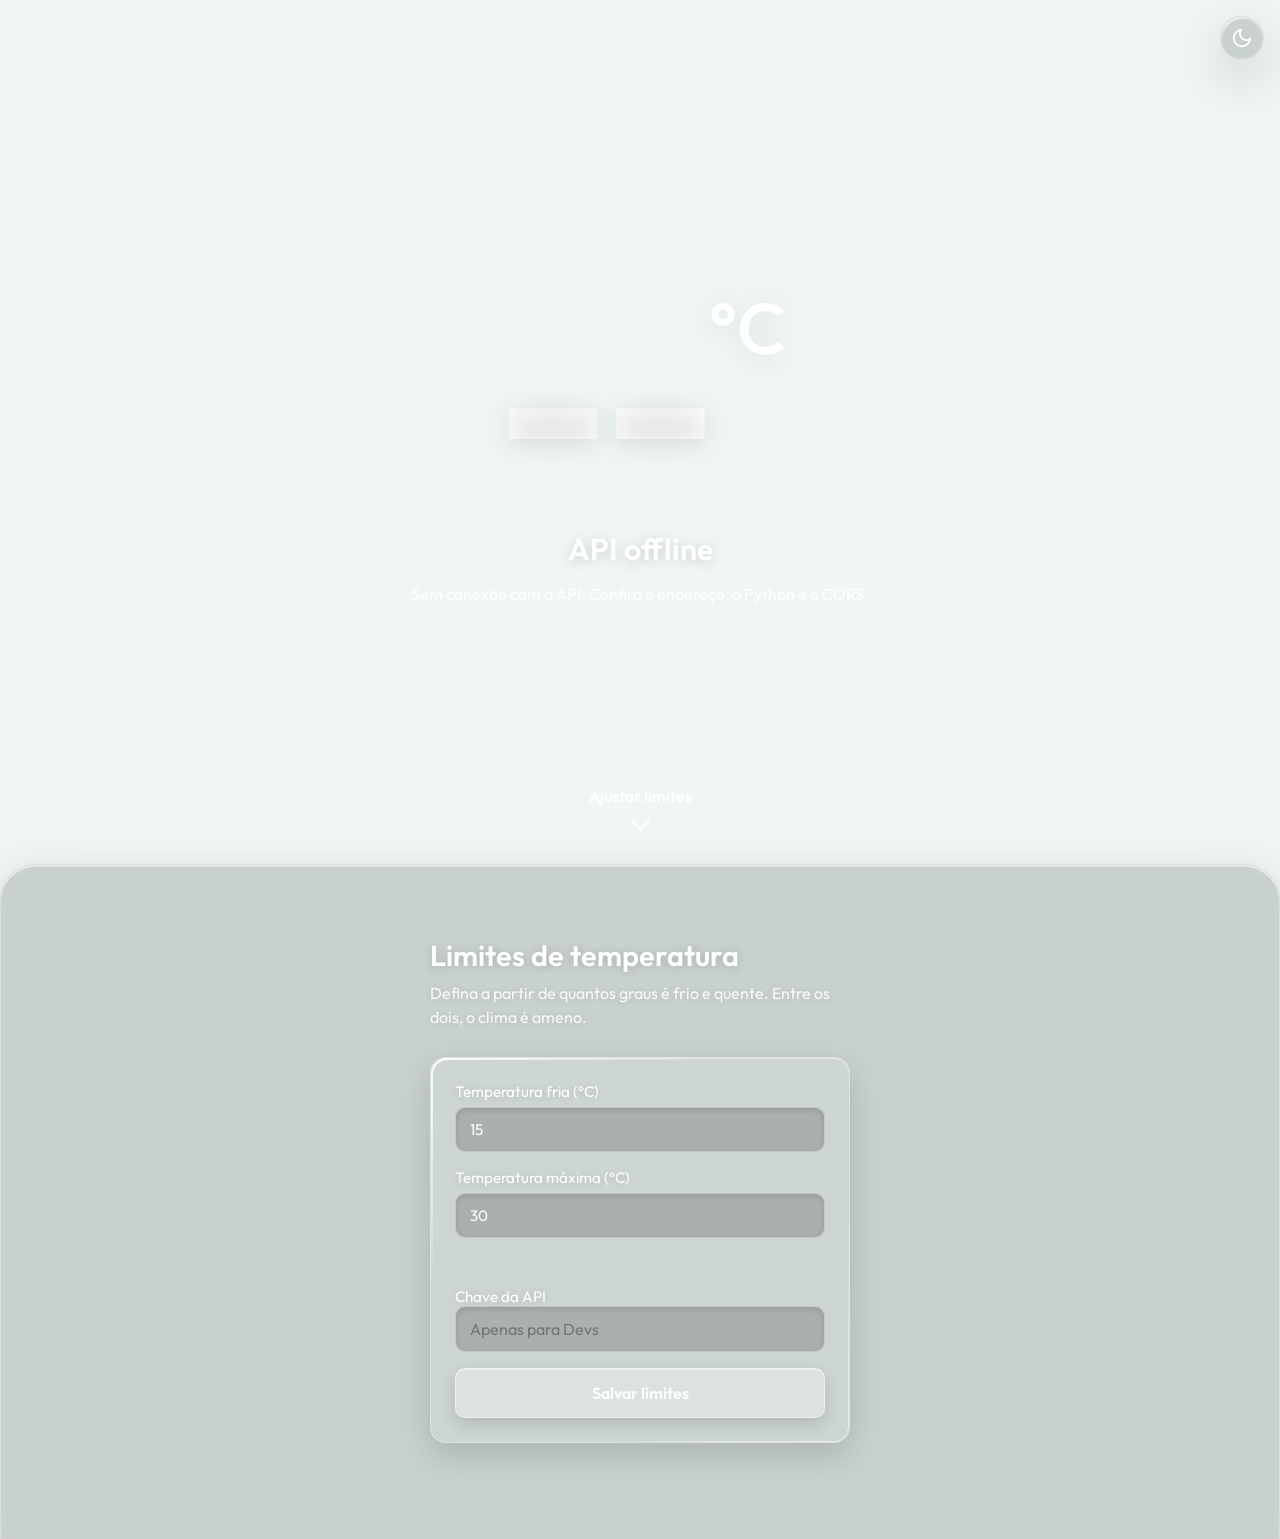
<file: html/api.html>
<!DOCTYPE html>
<html lang="pt-BR">
<head>
<meta charset="UTF-8">
<meta name="viewport" content="width=device-width, initial-scale=1">
<title>Temperatura</title>
<link rel="preconnect" href="https://fonts.googleapis.com">
<link rel="preconnect" href="https://fonts.gstatic.com" crossorigin>
<link href="https://fonts.googleapis.com/css2?family=Outfit:wght@400;500;600&display=swap" rel="stylesheet">
<script>
  /* aplica o tema salvo (ou o do sistema) antes de pintar a página */
  try { var salvo = localStorage.getItem("tema"); } catch (e) {}
  document.documentElement.dataset.tema = salvo || (matchMedia("(prefers-color-scheme: dark)").matches ? "escuro" : "claro");
</script>
<link rel="stylesheet" href="style.css">
</head>
<body data-estado="ameno">
<button class="tema" id="tema" type="button" aria-label="Ativar modo escuro">
  <svg class="lua" viewBox="0 0 24 24" aria-hidden="true"><path d="M21 12.8A9 9 0 1 1 11.2 3a7 7 0 0 0 9.8 9.8z"/></svg>
  <svg class="sol" viewBox="0 0 24 24" aria-hidden="true"><circle cx="12" cy="12" r="5"/><path d="M12 1v2M12 21v2M4.2 4.2l1.4 1.4M18.4 18.4l1.4 1.4M1 12h2M21 12h2M4.2 19.8l1.4-1.4M18.4 5.6l1.4-1.4"/></svg>
</button>

<div class="fundo" id="fundo">
  <div class="camada frio"></div>
  <div class="camada ameno"></div>
  <div class="camada quente"></div>
  <canvas id="particulas"></canvas>
</div>

<header class="hero" id="hero">

  <div class="conteudo">
    <div class="temperatura"><span id="valor">--</span><span class="unidade">°C</span></div>
    <p id="status" aria-live="polite"></p>
  </div>

  <a class="rolar" href="#ajustes">Ajustar limites<span class="seta"></span></a>
</header>

<section class="ajustes" id="ajustes">
  <h2>Limites de temperatura</h2>
  <p>Defina a partir de quantos graus é frio e quente. Entre os dois, o clima é ameno.</p>

  <form id="form-limites">
    <label>Temperatura fria (°C)
      <input type="number" id="fria" step="any" value="15" required>
    </label>
    <label>Temperatura máxima (°C)
      <input type="number" id="maxima" step="any" value="30" required>
    </label>
    <p id="erro" role="alert"></p>
    <button type="submit">Salvar limites</button>
  </form>
</section>

<script src="termometro.js"></script>
</body>
</html>
</file>
<file: css/hub.css>
* {
            margin: 0;
            padding: 0;
            box-sizing: border-box;
            font-family: Arial, Helvetica, sans-serif;
        }

        body {
            min-height: 100vh;
            color: white;
            background:
                radial-gradient(circle at 20% 20%, #1d0086 0%, transparent 35%),
                radial-gradient(circle at 80% 80%, #512b81 0%, transparent 35%),
                #080b16;
            overflow-x: hidden;
        }

        /* Fundo decorativo */
        .background {
            position: fixed;
            inset: 0;
            z-index: -1;
            overflow: hidden;
        }

        .circle {
            position: absolute;
            border-radius: 50%;
            filter: blur(80px);
            opacity: 0.25;
            animation: float 8s infinite ease-in-out;
        }

        .circle:nth-child(1) {
            width: 300px;
            height: 300px;
            background: #4169e1;
            top: -100px;
            left: -100px;
        }

        .circle:nth-child(2) {
            width: 350px;
            height: 350px;
            background: #9b59b6;
            right: -120px;
            bottom: -100px;
            animation-delay: 2s;
        }

        @keyframes float {
            0%, 100% {
                transform: translateY(0);
            }

            50% {
                transform: translateY(-30px);
            }
        }

        /* Container principal */
        .container {
            width: min(1100px, 90%);
            margin: auto;
            padding: 60px 0;
        }

        /* Cabeçalho */
        header {
            text-align: center;
            margin-bottom: 45px;
        }

        .logo {
            width: 75px;
            height: 75px;
            margin: 0 auto 20px;

            display: flex;
            align-items: center;
            justify-content: center;

            border-radius: 22px;

            background: linear-gradient(
                135deg,
                #12003059,
                #007c5371
            );

            font-size: 32px;
            font-weight: bold;

            box-shadow: 0 15px 40px rgba(88, 101, 242, 0.35);
            color: inherit;
            text-decoration: none;
            cursor: pointer;
            transition: transform 0.25s ease, box-shadow 0.25s ease, filter 0.25s ease;
        }

        .logo:hover {
            transform: scale(1.15);
            box-shadow: 0 0 22px rgba(0, 255, 190, 0.75), 0 0 48px rgba(88, 101, 242, 0.65);
            filter: brightness(1.2);
        }

        .logo:focus-visible {
            outline: 3px solid #00ffc3;
            outline-offset: 5px;
        }

        h1 {
            font-size: clamp(35px, 6vw, 58px);
            margin-bottom: 10px;

            background: linear-gradient(
                90deg,
                #ffffff,
                #aebcff
            );

            -webkit-background-clip: text;
            color: transparent;
        }

        header p {
            color: #a8afc3;
            font-size: 17px;
        }

        /* Pesquisa */
        .search-box {
            max-width: 600px;
            margin: 0 auto 40px;
            position: relative;
        }

        .search-box input {
            width: 100%;
            padding: 17px 22px;

            border: 1px solid rgba(255,255,255,0.1);
            border-radius: 15px;

            outline: none;

            background: rgba(255,255,255,0.06);
            backdrop-filter: blur(15px);

            color: white;
            font-size: 16px;

            transition: 0.3s;
        }

        .search-box input::placeholder {
            color: #858ba0;
        }

        .search-box input:focus {
            border-color: #667eea;
            box-shadow: 0 0 25px rgba(102,126,234,0.2);
        }

        /* Grid dos botões */
        .hub {
            display: grid;
            grid-template-columns: repeat(3, minmax(230px, 1fr));
            gap: 20px;
        }

      
        

        /* Card */
        .card {
            position: relative;

            padding: 28px;

            min-height: 180px;

            border: 1px solid rgba(255,255,255,0.08);
            border-radius: 22px;

            background: rgba(255,255,255,0.055);
            backdrop-filter: blur(15px);

            text-decoration: none;
            color: white;

            overflow: hidden;

            transition:
                transform 0.3s,
                border-color 0.3s,
                box-shadow 0.3s;
        }

        .card::before {
            content: "";

            position: absolute;
            width: 120px;
            height: 120px;

            background: var(--color);

            border-radius: 50%;

            right: -50px;
            top: -50px;

            opacity: 0.12;
            filter: blur(20px);
        }

        .card:hover {
            transform: translateY(-8px);
            border-color: var(--color);
            box-shadow: 0 20px 45px rgba(0,0,0,0.3);
        }

        .icon {
            width: 52px;
            height: 52px;

            display: flex;
            align-items: center;
            justify-content: center;

            border-radius: 15px;

            background: var(--color);

            font-size: 24px;

            margin-bottom: 20px;

            box-shadow: 0 10px 25px rgba(0,0,0,0.2);
        }

        .card h2 {
            font-size: 20px;
            margin-bottom: 8px;
        }

        .card p {
            color: #969db2;
            font-size: 14px;
            line-height: 1.5;
        }

        .arrow {
            position: absolute;
            right: 22px;
            bottom: 20px;

            font-size: 22px;

            color: #737b94;

            transition: 0.3s;
        }

        .card:hover .arrow {
            color: white;
            transform: translateX(5px);
        }

        /* Rodapé */
        footer {
            text-align: center;
            margin-top: 50px;

            color: #666d82;
            font-size: 13px;
        }

        /* Responsivo */
        @media (max-width: 600px) {
            .container {
                padding: 40px 0;
            }

            .hub {
                grid-template-columns: 1fr;
            }

            .hub > .card:last-child {
                grid-column: auto;
            }

            .card {
                min-height: 160px;
            }
        }


        /* =========================
   NAVBAR
========================= */

.navbar {
    position: sticky;
    top: 0;
    z-index: 1000;
    width: 100%;

    background: rgba(12, 12, 12, 0.97);
    border-bottom: 2px solid #02a3888f;

    box-shadow: 0 5px 20px rgba(0, 0, 0, 0.35);
    backdrop-filter: blur(18px);
    -webkit-backdrop-filter: blur(18px);
}

.navbar-container {
    width: min(1100px, 90%);
    min-height: 70px;
    margin: auto;

    display: flex;
    align-items: center;
    justify-content: space-between;
    gap: 30px;
}


/* =========================
   LOGO
========================= */

.navbar-brand {
    color: white;
    text-decoration: none;
    font-size: 21px;
    font-weight: bold;
    transition: 0.3s;
}

.navbar-brand:hover {
    color: #007c67;
    transform: scale(1.05);

    filter: drop-shadow(
        0 0 8px rgba(43, 229, 198, 0.4)
    );
}


/* =========================
   PESQUISA
========================= */

.navbar-search {
    position: relative;
    width: 360px;

    display: flex;
    align-items: center;
}

.navbar-search input {
    width: 100%;
    height: 42px;
    padding: 0 50px 0 16px;

    border: 1px solid #444;
    border-radius: 10px;
    outline: none;

    background: #1b1b1b;
    color: white;
    font-size: 14px;

    transition: 0.3s;
}

.navbar-search input::placeholder {
    color: #aaa;
}

.navbar-search input:focus {
    border-color: #05eecf;

    background: #202020;

    box-shadow: 0 0 12px rgba(229, 43, 58, 0.25);
}


/* =========================
   BOTÃO DE PESQUISA
========================= */

.navbar-search button {
    position: absolute;
    right: 5px;
    top: 5px;

    width: 32px;
    height: 32px;

    border: none;
    border-radius: 8px;

    background: #19a2a7;
    color: white;

    cursor: pointer;
    transition: 0.3s;
}

.navbar-search button:hover {
    background: #044424;
    transform: scale(1.05);
}


/* =========================
   RESULTADOS DA PESQUISA
========================= */

.search-results {
    position: absolute;
    top: 50px;
    left: 0;

    width: 100%;
    max-height: 300px;
    overflow-y: auto;
    padding: 6px;

    border: 1px solid #3b2023;
    border-radius: 10px;

    background: rgba(17, 17, 17, 0.98);

    box-shadow: 0 12px 30px rgba(0, 0, 0, 0.4);

    opacity: 0;
    visibility: hidden;
    transform: translateY(-8px);

    transition: 0.2s;
    z-index: 2000;
}

.search-results.show {
    opacity: 1;
    visibility: visible;
    transform: translateY(0);
}

.search-result {
    display: block;
    width: 100%;
    padding: 10px 12px;

    border: none;
    border-radius: 7px;

    background: transparent;
    color: #eee;

    text-align: left;
    cursor: pointer;
    font-size: 13px;

    transition: 0.2s;
}

.search-result:hover {
    background: #105865;
    color: white;
}

.no-result {
    padding: 12px;
    color: #ccc;
    font-size: 13px;
    text-align: center;
}

      
/* FUNDO ANIMADO */
body {
    position: relative;
    isolation: isolate;
    background: #080b16;
}

/* Camada de luzes pulsantes */
.background {
    position: fixed;
    inset: 0;
    z-index: -1;
    overflow: hidden;
    pointer-events: none;
    background:
        radial-gradient(
            ellipse at 15% 15%,
            rgba(38, 0, 82, 0.301),
            transparent 45%
        ),
        radial-gradient(
            ellipse at 85% 80%,
            rgba(0, 104, 69, 0.322),
            transparent 45%
        ),
        #080b16;
}

.background::before,
.background::after {
    content: "";
    position: absolute;
    inset: -30%;
    border-radius: 50%;
    filter: blur(85px);
    opacity: 0.45;
    animation: pulsacao 8s ease-in-out infinite alternate;
}

.background::before {
    background: radial-gradient(
        circle,
        rgba(0, 19, 185, 0.35),
        transparent 55%
    );
    transform: translate(-15%, -10%);
}

.background::after {
    background: radial-gradient(
        circle,
        rgba(1, 133, 78, 0.25),
        transparent 55%
    );
    animation-delay: -4s;
    animation-duration: 11s;
}

@keyframes pulsacao {
    0% {
        transform: translate(-8%, -5%) scale(0.85);
        opacity: 0.2;
    }

    50% {
        opacity: 0.55;
    }

    100% {
        transform: translate(8%, 7%) scale(1.15);
        opacity: 0.35;
    }
}

/* Partículas */
.particle {
    position: absolute;
    bottom: -20px;
    width: var(--size, 4px);
    height: var(--size, 4px);
    border-radius: 50%;
    background: #b9c6ff;
    box-shadow:
        0 0 8px rgba(0, 12, 10, 0.9),
        0 0 18px rgba(0, 0, 0, 0.5);
    opacity: 0;
    animation: subirParticula var(--duration, 10s) linear infinite;
    animation-delay: var(--delay, 0s);
}

@keyframes subirParticula {
    0% {
        transform: translate3d(0, 0, 0);
        opacity: 0;
    }

    10% {
        opacity: 0.8;
    }

    80% {
        opacity: 0.6;
    }

    100% {
        transform: translate3d(var(--drift, 30px), -110vh, 0);
        opacity: 0;
    }
}

/* Respeita a preferência por menos animações */
@media (prefers-reduced-motion: reduce) {
    .background::before,
    .background::after,
    .particle {
        animation: none;
    }
}
  /* =====================================
   LÂMPADA DE LAVA PRETA
===================================== */

.lava {
    position: absolute;
    inset: 0;
    overflow: hidden;
    pointer-events: none;

    /* Funde as bolhas e cria o efeito líquido */
    filter: blur(12px) contrast(22);
    opacity: 0.9;
}

.lava span {
    position: absolute;
    display: block;

    width: var(--size, 100px);
    height: var(--size, 100px);

    left: var(--left, 50%);
    top: var(--top, 50%);

    border-radius: 50%;

    background: #0007615e;
    box-shadow: 0 0 25px rgba(0, 0, 0, 0.425);

    animation:
        lavaMove var(--duration, 12s)
        ease-in-out infinite alternate;

    animation-delay: var(--delay, 0s);
}

/* Bolhas com tamanhos e posições diferentes */
.lava span:nth-child(1) {
    --size: 130px;
    --left: 10%;
    --top: 20%;
    --duration: 11s;
}

.lava span:nth-child(2) {
    --size: 90px;
    --left: 25%;
    --top: 65%;
    --duration: 14s;
    --delay: -4s;
}

.lava span:nth-child(3) {
    --size: 160px;
    --left: 45%;
    --top: 35%;
    --duration: 16s;
    --delay: -7s;
}

.lava span:nth-child(4) {
    --size: 100px;
    --left: 70%;
    --top: 15%;
    --duration: 12s;
    --delay: -3s;
}

.lava span:nth-child(5) {
    --size: 145px;
    --left: 85%;
    --top: 60%;
    --duration: 15s;
    --delay: -8s;
}

.lava span:nth-child(6) {
    --size: 75px;
    --left: 55%;
    --top: 80%;
    --duration: 10s;
    --delay: -5s;
}

.lava span:nth-child(7) {
    --size: 110px;
    --left: 35%;
    --top: 10%;
    --duration: 13s;
    --delay: -2s;
}

.lava span:nth-child(8) {
    --size: 85px;
    --left: 75%;
    --top: 85%;
    --duration: 17s;
    --delay: -9s;
}

/* Movimento orgânico das bolhas */
@keyframes lavaMove {
    0% {
        transform: translate(-30px, 20px) scale(0.8);
    }

    25% {
        transform: translate(50px, -45px) scale(1.25);
    }

    50% {
        transform: translate(-20px, 60px) scale(0.95);
    }

    75% {
        transform: translate(60px, 20px) scale(1.2);
    }

    100% {
        transform: translate(-45px, -55px) scale(0.85);
    }
}

/* Garante que o conteúdo fique acima das bolhas */
.container {
    position: relative;
    z-index: 1;
}

/* Não animar para quem prefere movimento reduzido */
@media (prefers-reduced-motion: reduce) {
    .lava span {
        animation: none;
    }
}
/* ===== PARTÍCULAS FLUTUANTES ===== */

.particulas-fundo {
    position: fixed;
    inset: 0;
    z-index: 0;
    overflow: hidden;
    pointer-events: none;
}

.particula {
    position: absolute;
    left: var(--x);
    top: var(--y);

    width: var(--tamanho);
    height: var(--tamanho);

    border-radius: 50%;
    background: #b8ffe9;

    opacity: 0;
    box-shadow:
        0 0 6px rgba(0, 255, 190, 0.65),
        0 0 14px rgba(0, 255, 190, 0.25);

    animation: flutuarParticula var(--tempo) ease-in-out infinite;
    animation-delay: var(--atraso);
}

@keyframes flutuarParticula {
    0% {
        transform: translate3d(0, 0, 0) scale(0.5);
        opacity: 0;
    }

    20% {
        opacity: var(--brilho);
    }

    50% {
        transform: translate3d(var(--movimento-x), -45px, 0) scale(1.2);
        opacity: var(--brilho);
    }

    80% {
        opacity: 0.3;
    }

    100% {
        transform: translate3d(0, -100px, 0) scale(0.6);
        opacity: 0;
    }
}

/* Garante que o conteúdo continue clicável */
.container,
.navbar {
    position: relative;
    z-index: 2;
}

@media (prefers-reduced-motion: reduce) {
    .particula {
        animation: none;
        opacity: 0.4;
    }
}
</file>
<file: html/1.css>
:root {
    --p: #a855f7;          /* roxo primário */
    --p-d: #7f3dbd;
    --p-deep: #4c1d95;
    --g: #34f5a0;          /* verde secundário */
    --g-d: #10b981;
    --bg: #07040f;
    --text: #f4effc;
    --muted: rgba(244, 239, 252, .68);
    --ease: cubic-bezier(.22, .8, .24, 1);
}

/* ---------- BASE ---------- */
* { margin: 0; padding: 0; box-sizing: border-box; }

html {
    color-scheme: dark;
    scroll-padding-top: 5.5rem;
    scrollbar-color: var(--p) var(--bg);
}

body {
    overflow-x: hidden;
    color: var(--text);
    font-family: "Oxanium", system-ui, sans-serif;
    background:
        radial-gradient(900px 600px at 0% 0%, rgba(168, 85, 247, .16), transparent 60%),
        radial-gradient(800px 600px at 100% 55%, rgba(52, 245, 160, .06), transparent 60%),
        radial-gradient(900px 700px at 0% 100%, rgba(127, 61, 189, .14), transparent 60%),
        var(--bg);
    background-attachment: fixed;
}

/* grade de pontos fixa no fundo */
body::before {
    content: "";
    position: fixed; inset: 0; z-index: -1; pointer-events: none;
    background-image: radial-gradient(rgba(168, 85, 247, .13) 1px, transparent 1.5px);
    background-size: 30px 30px;
    mask-image: radial-gradient(ellipse at 50% 0%, #000, transparent 80%);
}

/* ---------- ESTRELAS VERDES---- */
:root {
    --st: var(--g) 40%, transparent;
    --st2: #d4ffea 40%, transparent;
    --halo: rgba(52, 245, 160, .3), transparent;
}

html::before, html::after, body::after {
    content: ""; position: fixed; z-index: -1; pointer-events: none;
    inset: calc(0px - var(--t)) 0 var(--py) calc(0px - var(--t));
    animation: twinkle var(--tw) var(--td) ease-in-out infinite alternate, drift var(--dr) linear infinite;
}

html::before {
    --t: 260px; --py: -80px; --tw: 4s; --td: 0s; --dr: 120s;
    background-size: 260px 260px;
    background-image:
        radial-gradient(1.4px 1.4px at 22px 38px, var(--st2)),
        radial-gradient(1.6px 1.6px at 118px 196px, var(--st)),
        radial-gradient(1.3px 1.3px at 196px 72px, var(--st)),
        radial-gradient(1.5px 1.5px at 64px 148px, var(--st2)),
        radial-gradient(1.4px 1.4px at 236px 226px, var(--st)),
        radial-gradient(1.3px 1.3px at 152px 18px, var(--st)),
        radial-gradient(1.5px 1.5px at 8px 232px, var(--st));
}

html::after {
    --t: 377px; --py: -180px; --tw: 7s; --td: -3s; --dr: 100s;
    background-size: 377px 377px;
    background-image:
        radial-gradient(2px 2px at 41px 63px, var(--st2)),
        radial-gradient(2.2px 2.2px at 205px 29px, var(--st)),
        radial-gradient(1.9px 1.9px at 311px 168px, var(--st)),
        radial-gradient(2.1px 2.1px at 127px 254px, var(--st2)),
        radial-gradient(2px 2px at 276px 331px, var(--st)),
        radial-gradient(1.9px 1.9px at 352px 40px, var(--st));
}

body::after {
    --t: 521px; --py: -320px; --tw: 9s; --td: -5s; --dr: 80s;
    background-size: 521px 521px;
    background-image:
        radial-gradient(2.6px 2.6px at 88px 120px, #fff 20%, var(--g) 55%, transparent),
        radial-gradient(16px 16px at 88px 120px, var(--halo)),
        radial-gradient(3px 3px at 340px 70px, #fff 20%, var(--g) 55%, transparent),
        radial-gradient(20px 20px at 340px 70px, var(--halo)),
        radial-gradient(2.4px 2.4px at 210px 340px, #fff 20%, var(--g) 55%, transparent),
        radial-gradient(14px 14px at 210px 340px, var(--halo)),
        radial-gradient(2.8px 2.8px at 450px 410px, #fff 20%, var(--g) 55%, transparent),
        radial-gradient(18px 18px at 450px 410px, var(--halo));
}

@keyframes twinkle { from { opacity: .3; } to { opacity: 1; } }
@keyframes drift { to { translate: var(--t) var(--t); } }
@keyframes starShift { to { transform: translateY(var(--py)); } }

@supports (animation-timeline: scroll()) {
    html::before, html::after, body::after {
        animation: twinkle var(--tw) var(--td) ease-in-out infinite alternate, drift var(--dr) linear infinite, starShift linear both;
        animation-timeline: auto, auto, scroll(root);
    }
}

h1, h2, h3, h4, h5, h6, button { font-weight: 700; }

::selection { background: var(--g); color: #04120b; }
:focus-visible { outline: 2px solid var(--g); outline-offset: 3px; }

::-webkit-scrollbar { width: 10px; }
::-webkit-scrollbar-track { background: var(--bg); }
::-webkit-scrollbar-thumb { background: linear-gradient(var(--p), var(--g)); border-radius: 10px; }

.center { text-align: center; }
.gap50 { padding-top: 50px; }
.gap150 { padding-top: 100px; }

hr {
    margin: 0; border: 0; height: 2px; opacity: 1;
    background: linear-gradient(90deg, transparent, var(--p) 30%, var(--g) 70%, transparent);
    box-shadow: 0 0 18px rgba(168, 85, 247, .5);
}

/* ---------- NAVBAR ---------- */
.navbar {
    background: rgba(8, 0, 16, .62);
    backdrop-filter: blur(16px) saturate(1.5);
    border-bottom: 1px solid rgba(168, 85, 247, .35);
    box-shadow: 0 8px 30px rgba(127, 61, 189, .18);
}

.navbar-brand,
.navbar-brand:hover {
    font-weight: 800; letter-spacing: 3px;
    background: linear-gradient(90deg, #fff, var(--p) 55%, var(--g)) left center / 200% auto;
    -webkit-background-clip: text; background-clip: text; color: transparent;
    transition: background-position .6s var(--ease), transform .4s var(--ease), filter .4s;
}
.navbar-brand:hover {
    background-position: right center;
    transform: scale(1.05);
    filter: drop-shadow(0 0 10px rgba(168, 85, 247, .7));
}

.navbar-search {
    flex: 1 1 220px; max-width: 360px;
    --bs-body-bg: #120a1c;
    --bs-border-color: #3a2455;
}
.navbar-search .form-control { border-radius: 50px 0 0 50px; padding-left: 1.1rem; transition: .35s; }
.navbar-search .form-control:focus {
    border-color: var(--g);
    box-shadow: 0 0 0 .2rem rgba(52, 245, 160, .15), 0 0 18px rgba(52, 245, 160, .25);
}
.navbar-search .input-group-text {
    border-radius: 0 50px 50px 0; cursor: pointer;
    background: linear-gradient(135deg, var(--p-d), var(--p));
    border-color: var(--p-d); transition: .3s;
}
.navbar-search .input-group-text:hover { filter: brightness(1.2); box-shadow: 0 0 16px rgba(168, 85, 247, .7); }

.search-results {
    max-height: 300px; overflow-y: auto; border-radius: 16px;
    backdrop-filter: blur(12px);
    --bs-dropdown-border-color: var(--p-d);
    --bs-dropdown-box-shadow: 0 12px 40px rgba(127, 61, 189, .35);
    --bs-dropdown-link-hover-bg: var(--p-d);
    --bs-dropdown-link-hover-color: #fff;
    --bs-dropdown-link-active-bg: var(--p-d);
}

/* ---------- SEÇÕES ---------- */
.section {
    position: relative; isolation: isolate;
    min-height: 600px; padding-bottom: 90px; color: #fff;
}
.section::before {
    content: "";
    position: absolute; inset: 0; z-index: -1; pointer-events: none;
    background:
        radial-gradient(520px 320px at 88% 15%, rgba(52, 245, 160, .07), transparent 70%),
        radial-gradient(640px 420px at 8% 85%, rgba(168, 85, 247, .13), transparent 70%);
}

.center h1 {
    width: fit-content; margin: 0 auto .5rem;
    font-size: clamp(2rem, 4.5vw, 3.2rem); font-weight: 800; letter-spacing: -1px;
    background: linear-gradient(90deg, #fff, #d8b4fe 50%, var(--g));
    -webkit-background-clip: text; background-clip: text; color: transparent;
}
.center h1::after {
    content: "";
    display: block; width: 84px; height: 4px; margin: 16px auto 0; border-radius: 4px;
    background: linear-gradient(90deg, var(--p), var(--g));
    box-shadow: 0 0 18px rgba(168, 85, 247, .7);
    animation: barPulse 3.5s ease-in-out infinite;
}

/* ---------- HERO ---------- */
.hero {
    position: relative;
    display: flex; align-items: center; justify-content: space-between; gap: 2rem;
    min-height: 100vh; padding: 80px 10%;
    overflow: hidden; color: #fff;
    background:
        radial-gradient(circle at 18% 28%, rgba(168, 85, 247, .28), transparent 38%),
        radial-gradient(circle at 85% 72%, rgba(91, 33, 182, .34), transparent 40%),
        radial-gradient(circle at 60% 8%, rgba(52, 245, 160, .10), transparent 30%);
}

.hero::before,
.hero::after { content: ""; position: absolute; pointer-events: none; }

.hero::before {
    inset: -50px 0 0;
    background-image:
        linear-gradient(rgba(255, 255, 255, .03) 1px, transparent 1px),
        linear-gradient(90deg, rgba(255, 255, 255, .03) 1px, transparent 1px);
    background-size: 50px 50px;
    mask-image: linear-gradient(transparent, #000 30%, #000 70%, transparent);
    animation: gridMove 15s linear infinite;
}

.hero::after {
    top: 50%; left: 50%; width: 700px; height: 700px; translate: -50% -50%;
    background: radial-gradient(circle, rgba(130, 50, 255, .14), transparent 65%);
    opacity: .5; animation: pulse 7s ease-in-out infinite;
}

/* orbs: dois roxos e um verde */
.orb { position: absolute; z-index: 2; aspect-ratio: 1; border-radius: 50%; opacity: .55; pointer-events: none; will-change: transform; }
.orb1 {
    width: 380px; top: -110px; left: -110px; filter: blur(24px);
    background: radial-gradient(circle at 35% 35%, rgba(196, 120, 255, .9), rgba(110, 35, 225, .45) 42%, transparent 70%);
    animation: orb1Move 14s ease-in-out infinite alternate, glow 6s ease-in-out infinite;
}
.orb2 {
    width: 320px; right: -90px; top: 18%; filter: blur(28px);
    background: radial-gradient(circle, rgba(99, 50, 255, .75), rgba(55, 10, 160, .25) 50%, transparent 70%);
    animation: orb2Move 16s ease-in-out infinite alternate, glow 7s ease-in-out infinite;
}
.orb3 {
    width: 260px; bottom: -80px; left: 42%; filter: blur(26px);
    background: radial-gradient(circle, rgba(52, 245, 160, .55), rgba(16, 185, 129, .18) 50%, transparent 70%);
    animation: orb3Move 13s ease-in-out infinite alternate, glow 5s ease-in-out infinite;
}

.left { position: relative; z-index: 5; max-width: 650px; text-align: left; }

.left h1 {
    font-size: clamp(3rem, 6vw, 6rem); font-weight: 800; line-height: .98; letter-spacing: -2px;
    background: linear-gradient(90deg, #fff, #d8b4fe, var(--p), var(--g), #fff) 0 center / 200% auto;
    -webkit-background-clip: text; background-clip: text; color: transparent;
    animation: rise 1s var(--ease) both, textGradient 8s linear infinite;
}
.left aside {
    margin-top: 25px; max-width: 550px; font-size: 1.2rem; line-height: 1.7; color: var(--muted);
    animation: rise 1s .15s var(--ease) both;
}
.left .btn { margin-top: 30px; animation: rise 1s .3s var(--ease) both, respirar 3.5s 1.3s ease-in-out infinite; }

/* termômetro com anel girando roxo -> verde */
.hero-image {
    position: relative; z-index: 5; isolation: isolate;
    display: flex; justify-content: center; align-items: center; max-width: 250px;
}
.hero-image::before {
    content: "";
    position: absolute; width: 70%; aspect-ratio: 1; border-radius: 50%; z-index: -1;
    background: var(--p); filter: blur(90px); opacity: .35;
    animation: purpleGlow 5s ease-in-out infinite;
}
.hero-image::after {
    content: "";
    position: absolute; top: 50%; left: 50%; width: 150%; aspect-ratio: 1; translate: -50% -50%;
    border-radius: 50%; z-index: -1; opacity: .85;
    background: conic-gradient(transparent 0 55%, var(--p) 80%, var(--g));
    -webkit-mask: radial-gradient(farthest-side, transparent calc(100% - 2px), #000 calc(100% - 1.5px));
    mask: radial-gradient(farthest-side, transparent calc(100% - 2px), #000 calc(100% - 1.5px));
    animation: spin 9s linear infinite;
}
.hero-image img {
    width: 100%; max-width: 420px; height: auto; object-fit: contain;
    will-change: transform, filter;
    animation: floatThermometer 6s ease-in-out infinite;
}

/* ---------- O QUE É? ---------- */
.oque-palco {
    display: grid;
    grid-template-columns: minmax(160px, 1fr) minmax(0, 2fr) minmax(160px, 1fr);
    align-items: center; gap: 30px; min-height: 480px; margin: 50px 3% 0;
}
.oque-acao, .oque-centro { display: flex; justify-content: center; align-items: center; min-width: 0; }

.oque-card { width: 480px; line-height: 1.75; font-size: 1.02rem; color: var(--muted); }

.oque-foto {
    width: 100%; max-width: 320px; justify-self: center; padding: 3px;
    border-radius: 28px; overflow: hidden;
    background: linear-gradient(135deg, var(--p), var(--g));
    box-shadow: 0 0 40px rgba(168, 85, 247, .45), 0 0 90px rgba(52, 245, 160, .12);
    animation: float 7s ease-in-out infinite;
}
.oque-foto img { display: block; width: 100%; height: 320px; object-fit: cover; border-radius: 25px; }

@media (max-width: 768px) {
    .oque-palco { grid-template-columns: 1fr; gap: 25px; min-height: auto; margin: 40px 6% 50px; }
    .oque-acao { order: 1; }
    .oque-centro { order: 2; justify-content: center; }
    .oque-card { width: 82vw; }
    .oque-dir { order: 3; width: 70%; max-width: 320px; }
}

/* ---------- CARROSSEL ---------- */
#carouselExampleCaptions {
    max-width: 700px; overflow: hidden; border-radius: 24px;
    border: 1px solid rgba(168, 85, 247, .5);
    box-shadow: 0 0 40px rgba(127, 61, 189, .3);
    transition: transform .5s var(--ease), box-shadow .5s var(--ease), border-color .5s;
}
#carouselExampleCaptions:hover {
    transform: translateY(-6px);
    border-color: var(--g);
    box-shadow: 0 0 50px rgba(168, 85, 247, .6), 0 0 100px rgba(52, 245, 160, .15);
}

.carousel-item img { height: 420px; object-fit: cover; }
.carousel-item.active img { animation: kenburns 10s ease-out both; }
.carousel-item::after {
    content: ""; position: absolute; inset: 0; pointer-events: none;
    background: linear-gradient(to top, rgba(7, 4, 15, .9), transparent 60%);
}

.carousel-caption {
    left: 8%; right: 8%; bottom: 2.6rem; padding: 14px 18px;
    background: rgba(8, 0, 16, .55); backdrop-filter: blur(10px);
    border: 1px solid rgba(168, 85, 247, .35); border-radius: 16px;
}
.carousel-caption h5 { color: var(--g); }
.carousel-caption p { margin: 0; color: var(--muted); }

.carousel-indicators [data-bs-target] {
    height: 4px; width: 26px; border-radius: 99px;
    transition: opacity .6s, width .5s var(--ease), background-color .5s, box-shadow .5s;
}
.carousel-indicators .active { width: 46px; opacity: 1; background-color: var(--g); box-shadow: 0 0 12px var(--g); }

.carousel-control-prev-icon,
.carousel-control-next-icon {
    width: 2.6rem; height: 2.6rem; background-size: 50%; border-radius: 50%;
    background-color: rgba(168, 85, 247, .35); backdrop-filter: blur(6px);
    border: 1px solid rgba(255, 255, 255, .2); transition: .3s;
}
.carousel-control-prev:hover .carousel-control-prev-icon,
.carousel-control-next:hover .carousel-control-next-icon {
    background-color: rgba(52, 245, 160, .45); box-shadow: 0 0 18px rgba(52, 245, 160, .6);
}

/* ---------- CARDS ---------- */
.card {
    position: relative; border: 0; border-radius: 22px; overflow: hidden; color: #fff;
    background: linear-gradient(160deg, rgba(168, 85, 247, .14), rgba(255, 255, 255, .025) 55%, rgba(52, 245, 160, .05));
    backdrop-filter: blur(12px);
    box-shadow: 0 10px 40px rgba(0, 0, 0, .35);
    transition: transform .5s var(--ease), box-shadow .5s var(--ease);
}
/* borda em degrade roxo pra verde */
.card::before {
    content: ""; position: absolute; inset: 0; z-index: 2; padding: 1.5px; border-radius: inherit; pointer-events: none;
    background: linear-gradient(135deg, var(--p), rgba(168, 85, 247, .1) 40%, rgba(52, 245, 160, .1) 60%, var(--g));
    -webkit-mask: linear-gradient(#000 0 0) content-box, linear-gradient(#000 0 0);
    -webkit-mask-composite: xor; mask-composite: exclude;
    opacity: .65; transition: opacity .4s;
}
.card:hover { transform: translateY(-8px); box-shadow: 0 0 40px rgba(168, 85, 247, .5), 0 0 90px rgba(52, 245, 160, .15); }
.card:hover::before { opacity: 1; }

.card-body { padding: 1.4rem; }
.card-img-top {
    height: 190px; padding: 14px; object-fit: contain;
    background: radial-gradient(circle at 50% 40%, rgba(168, 85, 247, .28), transparent 70%);
    transition: transform .8s var(--ease);
}
.card:hover .card-img-top { transform: scale(1.08); }
.card-title {
    font-size: 1.2rem;
    background: linear-gradient(90deg, #fff, var(--g));
    -webkit-background-clip: text; background-clip: text; color: transparent;
}
.card-text { color: var(--muted); font-size: .95rem; line-height: 1.65; }

.card1 { animation: float 6s ease-in-out infinite; }
.card2 { animation: float 6s .6s ease-in-out infinite; }
.card3 { animation: float 6s 1.2s ease-in-out infinite; }
.card4 { animation: float 6s 1.8s ease-in-out infinite; }
.card1:hover, .card2:hover, .card3:hover, .card4:hover { animation-play-state: paused; }


.row.gap150 {
    display: grid; grid-template-columns: repeat(auto-fit, minmax(250px, 1fr));
    gap: 2.2rem 1.6rem; margin: 0; padding-top: 70px; align-items: start;
}
.row.gap150 > * { width: auto; margin: 0; padding: 0; }
.row.gap150 .card { width: 100% !important; max-width: 20rem; margin-inline: auto; }

/* ---------- BOTÕES ---------- */
.btn {
    --glow: 168 85 247;
    position: relative; padding: 14px 36px; border: 0; border-radius: 50px;
    color: #fff; font-weight: 700; letter-spacing: .6px;
    background:
        linear-gradient(110deg, transparent 35%, rgba(255, 255, 255, .4) 50%, transparent 65%) -150% 0 / 60% 100% no-repeat,
        linear-gradient(135deg, var(--p-d), var(--p), var(--p-d)) left center / 200% auto;
    box-shadow: 0 0 22px rgb(var(--glow) / .5);
    animation: respirar 3.5s ease-in-out infinite;
    transition: background-position .8s var(--ease), box-shadow .4s, transform .4s var(--ease);
}
.btn::after {
    content: ""; position: absolute; inset: 0; border-radius: inherit; pointer-events: none;
    animation: anel 3s ease-out infinite;
}
.btn:hover,
.btn:focus-visible {
    color: #fff; background-position: 250% 0, right center;
    transform: translateY(-3px); box-shadow: 0 0 38px rgb(var(--glow) / .9);
    animation-play-state: paused;
}
.btn:hover::after, .btn:focus-visible::after { animation: none; }
.btn:active { transform: translateY(0); box-shadow: 0 0 15px rgb(var(--glow) / .7); }

/* botão do rodapé em verde */
footer .btn {
    --glow: 52 245 160; color: #04120b;
    background-image:
        linear-gradient(110deg, transparent 35%, rgba(255, 255, 255, .55) 50%, transparent 65%),
        linear-gradient(135deg, var(--g-d), var(--g), var(--g-d));
}
footer .btn:hover, footer .btn:focus-visible { color: #04120b; }

/* ---------- RODAPÉ ---------- */
footer {
    min-height: 200px; padding: 30px 0 40px;
    color: rgba(244, 239, 252, .55); font-size: .95rem; letter-spacing: .3px;
    background:
        radial-gradient(600px 200px at 50% 100%, rgba(168, 85, 247, .18), transparent 70%),
        linear-gradient(180deg, rgba(11, 5, 22, .45), rgba(5, 3, 10, .7));
}
footer .col { padding: 8px 12px; line-height: 1.7; }
footer .col:nth-child(2) { color: var(--g); font-weight: 600; }

/* ---------- ANIMAÇÕES ---------- */
@keyframes rise { from { opacity: 0; translate: 0 28px; } }
@keyframes float { 50% { translate: 0 -12px; } }
@keyframes spin { to { rotate: 360deg; } }
@keyframes kenburns { to { scale: 1.12; } }
@keyframes barPulse { 50% { width: 140px; opacity: .8; } }
@keyframes respirar { 50% { scale: 1.05; } }
@keyframes anel {
    0% { box-shadow: 0 0 0 0 rgb(var(--glow) / .55); }
    70%, 100% { box-shadow: 0 0 0 18px rgb(var(--glow) / 0); }
}
@keyframes orb1Move { 50% { transform: translate(180px, 100px) scale(1.2); } 100% { transform: translate(50px, 250px) scale(.9); } }
@keyframes orb2Move { 50% { transform: translate(-180px, 120px) scale(1.25); } 100% { transform: translate(-100px, -100px) scale(.9); } }
@keyframes orb3Move { 50% { transform: translate(200px, -100px) scale(1.2); } 100% { transform: translate(-150px, -180px) scale(.8); } }
@keyframes glow { 50% { opacity: .95; } }
@keyframes pulse { 50% { opacity: 1; transform: scale(1.1); } }
@keyframes gridMove { to { transform: translateY(50px); } }
@keyframes textGradient { to { background-position: 200% center; } }
@keyframes floatThermometer {
    0%, 100% { transform: translateY(0) rotate(-1.5deg); filter: drop-shadow(0 0 15px #a855f744); }
    50% { transform: translateY(-14px) rotate(1.5deg); filter: drop-shadow(0 0 32px #34f5a066); }
}
@keyframes purpleGlow {
    0%, 100% { transform: scale(.85); opacity: .2; }
    50% { transform: scale(1.15); opacity: .5; }
}


@supports (animation-timeline: view()) {
    .center, .oque-palco, #carouselExampleCaptions, .row.gap150 > .col {
        animation: reveal linear both; animation-timeline: view(); animation-range: entry 0% entry 75%;
    }
    .row.gap150 > .col:nth-child(2) { animation-range: entry 6% entry 81%; }
    .row.gap150 > .col:nth-child(3) { animation-range: entry 12% entry 87%; }
    .row.gap150 > .col:nth-child(4) { animation-range: entry 18% entry 93%; }

    .left { animation: heroOut linear both; animation-timeline: scroll(root); animation-range: 0 85vh; }
    .hero-image { animation: heroSink linear both; animation-timeline: scroll(root); animation-range: 0 85vh; }

    header { position: sticky; }
    header::after {
        content: ""; position: absolute; left: 0; bottom: 0; width: 100%; height: 3px;
        background: linear-gradient(90deg, var(--p), var(--g)); box-shadow: 0 0 12px var(--g);
        transform: scaleX(0); transform-origin: 0 50%;
        animation: progress linear both; animation-timeline: scroll(root);
    }
}
@keyframes reveal { from { opacity: 0; translate: 0 60px; scale: .96; } }
@keyframes heroOut { to { opacity: 0; translate: 0 -60px; } }
@keyframes heroSink { to { opacity: .15; translate: 0 90px; } }
@keyframes progress { to { transform: scaleX(1); } }

/* ---------- RESPONSIVO ---------- */
@media (max-width: 768px) {
    .hero { flex-direction: column; justify-content: center; gap: 3.5rem; padding: 60px 8%; text-align: center; }
    .left { text-align: center; }
    .left aside { margin-inline: auto; }
    .left h1 { font-size: 3.2rem; letter-spacing: -1px; }
    .hero-image { max-width: 190px; }
    .orb1 { width: 250px; }
    .orb2 { width: 220px; }
    .orb3 { width: 180px; }
    .carousel-item img { height: 280px; }
}

@media (prefers-reduced-motion: reduce) {
    *, *::before, *::after { animation: none !important; transition: none !important; scroll-behavior: auto !important; }
}
</file>
<file: html/3.css>
/* Foematações gerais */

body {
    position: relative;
    isolation: isolate;
    min-height: 100vh;
    background: #0f1326;
}

/* Fundo animado: estrelas e nebulosas em azul, violeta e verde-água */
body > *:not(.fundo-animado) {
    position: relative;
    z-index: 1;
}

.fundo-animado {
    position: fixed;
    inset: 0;
    z-index: 0;
    overflow: hidden;
    pointer-events: none;
    background: #0f1326;
}

.fundo-animado::before,
.fundo-animado::after {
    content: "";
    position: absolute;
    inset: 0;
}

/* Pontos de luz que atravessam lentamente a tela */
.fundo-animado::before {
    opacity: 0.7;
    background-image:
        radial-gradient(2px 2px at 25px 35px, rgba(255, 255, 255, 0.9) 50%, transparent 100%),
        radial-gradient(1px 1px at 85px 115px, rgba(151, 224, 255, 0.8) 50%, transparent 100%),
        radial-gradient(1.5px 1.5px at 155px 65px, rgba(190, 160, 255, 0.8) 50%, transparent 100%);
    background-size: 190px 170px, 250px 220px, 310px 260px;
    animation: estrelas-deslizam 32s linear infinite;
}

/* Nuvens coloridas com movimento lento */
.fundo-animado::after {
    inset: -25%;
    background:
        radial-gradient(ellipse at 25% 35%, rgba(44, 142, 190, 0.16), transparent 42%),
        radial-gradient(ellipse at 78% 60%, rgba(111, 65, 170, 0.17), transparent 40%),
        radial-gradient(ellipse at 52% 85%, rgba(39, 150, 112, 0.1), transparent 38%);
    filter: blur(12px);
    animation: nebulosa-flutua 18s ease-in-out infinite alternate;
}

@keyframes estrelas-deslizam {
    from { background-position: 0 0, 0 0, 0 0; }
    to { background-position: 190px 170px, -250px 220px, 310px -260px; }
}

@keyframes nebulosa-flutua {
    from { transform: translate3d(-2%, -1%, 0) scale(1); }
    to { transform: translate3d(2%, 1%, 0) scale(1.06); }
}

@media (prefers-reduced-motion: reduce) {
    .fundo-animado::before,
    .fundo-animado::after {
        animation: none;
    }
}

.formatação-h1 {
    text-align: center;
    color: white;
    font-size: 85px;
}

.formatação-p {
    text-align: center;
    color: #aeb5c8;
    font-size: 20px;
    line-height: 1.7;
}

hr {
    margin: 0 auto;
    border: none;
    border-top: 1px solid rgba(255, 255, 255, 0.1);
}

section {
    width: 90%;
    max-width: 1500px;
    margin: 40px auto;
    padding: 20px;
}


/* Section 1 */



.sec1 {
    display: flex;
    align-items: center;
    justify-content: center;
    gap: 60px;
}

.sec1-texto {
    flex: 1;
}

.sec1-texto h1 {
    color: white;
    font-size: 85px;
    margin-bottom: 20px;
}

.sec1-texto p {
    color: #aeb5c8;
    font-size: 20px;
    line-height: 1.7;
    margin-bottom: 15px;
}

.sec1-imagem {
    flex: 1;
    display: flex;
    justify-content: center;
    align-items: center;
}

.sec1-imagem img {
    width: 100%;
    max-width: 900px;
    aspect-ratio: 4 / 3;
    object-fit: cover;
    border-radius: 20px;
    transition: transform 0.3s ease, box-shadow 0.3s ease;
}

.sec1-imagem img:hover {
    transform: translateY(-8px) scale(1.03);
    box-shadow: 0 15px 35px rgba(0, 0, 0, 0.35);
}


/* Section 2 */


.sec2 h1 {
    margin-bottom: -5px;
}
.sec2 > p {
    margin-bottom: 80px;
}

.sec2-box1{
    display: flex;
    align-items: center;
    justify-content: center;
    gap: 85px;
    margin-bottom: 80px;
}

.sec2-box2 {
    background-color: #1a2040;
    width: 450px;
    height: 650px;
    padding: 20px;
    box-shadow: 15px 15px 10px rgba(0, 0, 0, 0.15);
    border-radius: 10%;
}

.sec2-box2 img {
    width: 400px;
    height: 400px;
    object-fit: cover;
    display: block;
    margin: 0 auto;
    border-radius: 10%;
}

.sec2-box2 h3 {
    text-align: center;
    color: white;
    font-size: 20px;
    margin-bottom: -15px;
}

.sec2-box2 p {
    text-align: center;
    color: #aeb5c8;
    font-size: 16px;
    line-height: 1.7;
}


/* Section 3 */


.sec3 {
    text-align: center;
}

.sec3 > h1 {
    text-align: center;
    color: white;
    font-size: 60px;
    margin-bottom: -5px;
}

.sec3-box {
    display: flex;
    justify-content: center;
    gap: 60px;
    margin-top: 60px;
}

.sec3-card {
    width: 280px;
    padding: 30px;
    background: #1a2040;
    border-radius: 20px;
    transition: 0.3s;
    box-shadow: 0 10px 20px rgba(0, 0, 0, 0.15);
}

.sec3-card:hover {
    transform: translateY(-10px);
    box-shadow: 0 20px 30px rgba(0, 0, 0, 0.3);
}

.sec3-icone {
    font-size: 50px;
    margin-bottom: 20px;
    transition: 0.3s;
}

.sec3-card:hover .sec3-icone {
    transform: scale(1.2);
}

.sec3-card h3 {
    color: white;
    font-size: 20px;
    margin-bottom: 15px;
}

.sec3-card p {
    color: #aeb5c8;
    line-height: 1.6;
}
.footer {
    margin-top: 100px;
    font-style: italic;
    text-align: center;
    color: rgba(255, 255, 255, 0.1);
    font-size: 20px;
    line-height: 1.7;
}

 /* =========================
   NAVBAR
========================= */

.navbar {
    position: sticky;
    top: 0;
    z-index: 1000;
    width: 100%;

    background: rgba(12, 12, 12, 0.97);
    border-bottom: 2px solid #02a3888f;

    box-shadow: 0 5px 20px rgba(0, 0, 0, 0.35);
    backdrop-filter: blur(18px);
    -webkit-backdrop-filter: blur(18px);
}

.navbar-container {
    width: min(1100px, 90%);
    min-height: 70px;
    margin: auto;

    display: flex;
    align-items: center;
    justify-content: space-between;
    gap: 30px;
}


/* =========================
   LOGO
========================= */

.navbar-brand {
    color: white;
    text-decoration: none;
    font-size: 21px;
    font-weight: bold;
    transition: 0.3s;
}

.navbar-brand:hover {
    color: #59b4ff;
    transform: scale(1.05);

    filter: drop-shadow(
        0 0 8px rgba(43, 229, 198, 0.4)
    );
}


/* =========================
   PESQUISA
========================= */

.navbar-search {
    position: relative;
    width: 360px;

    display: flex;
    align-items: center;
}

.navbar-search input {
    width: 100%;
    height: 42px;
    padding: 0 50px 0 16px;

    border: 1px solid #444;
    border-radius: 10px;
    outline: none;

    background: #1b1b1b;
    color: white;
    font-size: 14px;

    transition: 0.3s;
}

.navbar-search input::placeholder {
    color: #aaa;
}

.navbar-search input:focus {
    border-color: #05eecf;

    background: #202020;

    box-shadow: 0 0 12px rgba(229, 43, 58, 0.25);
}


/* =========================
   BOTÃO DE PESQUISA
========================= */

.navbar-search button {
    position: absolute;
    right: 5px;
    top: 5px;

    width: 32px;
    height: 32px;

    border: none;
    border-radius: 8px;

    background: #19a2a7;
    color: white;

    cursor: pointer;
    transition: 0.3s;
}

.navbar-search button:hover {
    background: #044424;
    transform: scale(1.05);
}


/* =========================
   RESULTADOS DA PESQUISA
========================= */

.search-results {
    position: absolute;
    top: 50px;
    left: 0;

    width: 100%;
    max-height: 300px;
    overflow-y: auto;
    padding: 6px;

    border: 1px solid #3b2023;
    border-radius: 10px;

    background: rgba(17, 17, 17, 0.98);

    box-shadow: 0 12px 30px rgba(0, 0, 0, 0.4);

    opacity: 0;
    visibility: hidden;
    transform: translateY(-8px);

    transition: 0.2s;
    z-index: 2000;
}

.search-results.show {
    opacity: 1;
    visibility: visible;
    transform: translateY(0);
}

.search-result {
    display: block;
    width: 100%;
    padding: 10px 12px;

    border: none;
    border-radius: 7px;

    background: transparent;
    color: #eee;

    text-align: left;
    cursor: pointer;
    font-size: 13px;

    transition: 0.2s;
}

.search-result:hover {
    background: #105865;
    color: white;
}

.no-result {
    padding: 12px;
    color: #ccc;
    font-size: 13px;
    text-align: center;
}

/* =========================
   ADAPTAÇÃO PARA TABLET E CELULAR
========================= */

*,
*::before,
*::after {
    box-sizing: border-box;
}

@media (max-width: 900px) {
    section {
        width: 94%;
        padding: 16px;
    }

    .sec1 {
        gap: 32px;
    }

    .sec1-texto h1,
    .sec2 h1 {
        font-size: clamp(42px, 7vw, 64px);
    }

    .sec2-box1 {
        flex-wrap: wrap;
        gap: 24px;
        margin-bottom: 36px;
    }

    .sec2-box2 {
        width: min(100%, 380px);
        height: auto;
        min-height: 0;
        padding: 16px;
        border-radius: 18px;
    }

    .sec2-box2 img {
        width: 100%;
        height: auto;
        aspect-ratio: 1;
        border-radius: 14px;
    }

    .sec3-box {
        flex-wrap: wrap;
        gap: 24px;
    }

    .sec3-card {
        width: min(100%, 340px);
    }
}

@media (max-width: 600px) {
    .navbar-container {
        width: 92%;
        min-height: 0;
        padding: 12px 0;
        flex-direction: column;
        align-items: stretch;
        gap: 10px;
    }

    .navbar-brand {
        text-align: center;
        font-size: 18px;
    }

    .navbar-search {
        width: 100%;
    }

    section {
        width: 100%;
        margin: 24px auto;
        padding: 16px 18px;
    }

    .sec1 {
        flex-direction: column;
        gap: 20px;
        text-align: center;
    }

    .sec1-texto,
    .sec1-imagem {
        width: 100%;
    }

    .sec1-texto h1,
    .sec2 h1 {
        margin: 0 0 14px;
        font-size: clamp(36px, 11vw, 48px);
        line-height: 1.1;
    }

    .sec1-texto p,
    .sec2 > p,
    .sec3 > p {
        font-size: 16px;
        line-height: 1.6;
    }

    .sec1-texto br {
        display: none;
    }

    .sec1-imagem img {
        width: 100%;
        max-width: 480px;
        border-radius: 16px;
    }

    .sec2 > p {
        margin-bottom: 32px;
    }

    .sec2-box1 {
        flex-direction: column;
        gap: 18px;
        margin-bottom: 18px;
    }

    .sec2-box2 {
        width: 100%;
        max-width: 420px;
        padding: 14px;
    }

    .sec2-box2 h3 {
        margin: 14px 0 8px;
    }

    .sec2-box2 p {
        font-size: 15px;
        line-height: 1.6;
    }

    .sec3 > h1 {
        font-size: clamp(34px, 9vw, 46px);
        line-height: 1.15;
        margin-bottom: 12px;
    }

    .sec3-box {
        flex-direction: column;
        align-items: center;
        gap: 18px;
        margin-top: 28px;
    }

    .sec3-card {
        width: 100%;
        max-width: 420px;
        padding: 24px 20px;
    }

    .footer {
        margin-top: 48px;
        font-size: 15px;
    }
}
</file>
<file: html/4.css>
/* =========================================
   BASE
========================================= */
* {
    box-sizing: border-box;
}

body {
    margin: 0;
    font-family: "Segoe UI", Arial, sans-serif;
    background: #090807;
}

/* =========================================
   FUNDO ANIMADO E ELEMENTOS (TOM AMARELO)
========================================= */
.background {
    position: fixed;
    inset: 0;
    width: 100%;
    height: 100%;
    z-index: 0;
    overflow: hidden;
    pointer-events: none;
    background:
        linear-gradient(215deg, rgba(217, 119, 6, 0.1) 0%, transparent 40%),
        linear-gradient(35deg, rgba(251, 191, 36, 0.08) 0%, transparent 40%),
        radial-gradient(ellipse at 50% 50%, #16120a, #090807);
}

.circle {
    position: absolute;
    border-radius: 30% 70% 70% 30% / 30% 30% 70% 70%;
    filter: blur(120px);
    opacity: 0.18;
    animation: wave 18s infinite alternate ease-in-out;
}

.circle:nth-child(1) {
    width: 600px;
    height: 400px;
    background: linear-gradient(45deg, #d97706, #f59e0b);
    top: -10%;
    left: 5%;
}

.circle:nth-child(2) {
    width: 650px;
    height: 450px;
    background: linear-gradient(45deg, #b45309, #eab308);
    right: -10%;
    bottom: -5%;
    animation-duration: 22s;
    animation-delay: -5s;
}

@keyframes wave {
    0% {
        transform: translate(0, 0) rotate(0deg) scale(1);
    }
    50% {
        transform: translate(30px, -40px) rotate(45deg) scale(1.05);
    }
    100% {
        transform: translate(-15px, 15px) rotate(90deg) scale(0.95);
    }
}

.particle {
    position: absolute;
    left: 0;
    bottom: -10px;
    width: 2px;
    height: 2px;
    border-radius: 50%;
    background: #ffffff;
    opacity: 0;
    box-shadow: 0 0 6px rgba(245, 158, 11, 0.8), 0 0 12px rgba(217, 119, 6, 0.6);
    animation-name: particleMove;
    animation-timing-function: linear;
    animation-iteration-count: infinite;
    pointer-events: none;
}

@keyframes particleMove {
    0% { transform: translateY(0) scale(0.5); opacity: 0; }
    15% { opacity: 0.5; }
    50% { transform: translateY(-50vh) scale(1); opacity: 0.7; }
    85% { opacity: 0.4; }
    100% { transform: translateY(-110vh) scale(0.3); opacity: 0; }
}


    /* =========================
   NAVBAR
========================= */

.navbar {
    position: sticky;
    top: 0;
    z-index: 1000;
    width: 100%;

    background: rgba(12, 12, 12, 0.97);
    border-bottom: 2px solid #bdaa058f;

    box-shadow: 0 5px 20px rgba(0, 0, 0, 0.35);
    backdrop-filter: blur(18px);
    -webkit-backdrop-filter: blur(18px);
}

.navbar-container {
    width: min(1100px, 90%);
    min-height: 70px;
    margin: auto;

    display: flex;
    align-items: center;
    justify-content: space-between;
    gap: 30px;
}


/* =========================
   LOGO
========================= */

.navbar-brand {
    color: white;
    text-decoration: none;
    font-size: 21px;
    font-weight: bold;
    transition: 0.3s;
}

.navbar-brand:hover {
    color: #645e03;
    transform: scale(1.05);

    filter: drop-shadow(
        0 0 8px rgba(111, 131, 1, 0.4)
    );
}


/* =========================
   PESQUISA
========================= */

.navbar-search {
    position: relative;
    width: 360px;

    display: flex;
    align-items: center;
}

.navbar-search input {
    width: 100%;
    height: 42px;
    padding: 0 50px 0 16px;

    border: 1px solid #444;
    border-radius: 10px;
    outline: none;

    background: #1b1b1b;
    color: white;
    font-size: 14px;

    transition: 0.3s;
}

.navbar-search input::placeholder {
    color: #aaa;
}

.navbar-search input:focus {
    border-color: #c5b803;

    background: #202020;

    box-shadow: 0 0 12px rgba(229, 43, 58, 0.25);
}


/* =========================
   BOTÃO DE PESQUISA
========================= */

.navbar-search button {
    position: absolute;
    right: 5px;
    top: 5px;

    width: 32px;
    height: 32px;

    border: none;
    border-radius: 8px;

    background: #b3b00b;
    color: white;

    cursor: pointer;
    transition: 0.3s;
}

.navbar-search button:hover {
    background: #aaa708;
    transform: scale(1.05);
}


/* =========================
   RESULTADOS DA PESQUISA
========================= */

.search-results {
    position: absolute;
    top: 50px;
    left: 0;

    width: 100%;
    max-height: 300px;
    overflow-y: auto;
    padding: 6px;

    border: 1px solid #3b2023;
    border-radius: 10px;

    background: rgba(17, 17, 17, 0.98);

    box-shadow: 0 12px 30px rgba(0, 0, 0, 0.4);

    opacity: 0;
    visibility: hidden;
    transform: translateY(-8px);

    transition: 0.2s;
    z-index: 2000;
}

.search-results.show {
    opacity: 1;
    visibility: visible;
    transform: translateY(0);
}

.search-result {
    display: block;
    width: 100%;
    padding: 10px 12px;

    border: none;
    border-radius: 7px;

    background: transparent;
    color: #eee;

    text-align: left;
    cursor: pointer;
    font-size: 13px;

    transition: 0.2s;
}

.search-result:hover {
    background: #105865;
    color: white;
}

.no-result {
    padding: 12px;
    color: #ccc;
    font-size: 13px;
    text-align: center;
}

      
/* =========================================
   CONTEÚDO, CARROSSEL E CAIXA DE TEXTO
========================================= */
#sec {

    position: relative;
    z-index: 1; /* fica acima do fundo animado */
    display: flex;
    flex-direction: column;
    align-items: center;
    gap: 32px;
    font-size: 65px;
    text-decoration: none;
    font-weight: bold;
    background: linear-gradient(90deg, #ffffff, #fde047);
    -webkit-background-clip: text;
    background-clip: text;
    color: transparent;
    transition: 0.3s;

}

#sec:hover {
    transform: scale(1.05);
    filter: drop-shadow(0 0 10px rgba(245, 158, 11, 0.6));
}

.conteudo {
    position: relative;
    z-index: 1; /* fica acima do fundo animado */
    display: flex;
    flex-direction: column;
    align-items: center;
    gap: 32px;
    padding: 50px 20px 60px; /* afasta do topo e das bordas */
}

/* Carrossel: mais largo, mas com a MESMA altura de antes */
.carrossel {
    position: relative;
    width: min(1005px, 100%);
    height: 520px; /* altura fixa */
    border-radius: 24px;
    overflow: hidden;
    border: 1px solid rgba(251, 191, 36, 0.15);
    box-shadow: 0 20px 50px rgba(0, 0, 0, 0.5);
    background: #1c1917;
}

.carrossel-trilho {
    display: flex;
    height: 100%;
    transition: transform 0.6s ease-in-out;
}

.slide {
    min-width: 100%;
    height: 100%;
}

.slide img {
    width: 100%;
    height: 100%;
    object-fit: cover;
    display: block;
}

/* Botões */
.carrossel-btn {
    position: absolute;
    top: 50%;
    transform: translateY(-50%);
    width: 44px;
    height: 44px;
    border: none;
    border-radius: 50%;
    background: rgba(12, 10, 9, 0.6);
    color: white;
    font-size: 28px;
    line-height: 1;
    cursor: pointer;
    backdrop-filter: blur(6px);
    transition: background 0.3s;
}

.carrossel-btn:hover { background: rgba(245, 158, 11, 0.6); }
.carrossel-btn.prev { left: 14px; }
.carrossel-btn.next { right: 14px; }

/* Bolinhas */
.carrossel-dots {
    position: absolute;
    bottom: 14px;
    left: 50%;
    transform: translateX(-50%);
    display: flex;
    gap: 8px;
}

.carrossel-dots button {
    width: 10px;
    height: 10px;
    border: none;
    border-radius: 50%;
    background: rgba(255, 255, 255, 0.4);
    cursor: pointer;
    transition: 0.3s;
}

.carrossel-dots button.ativo {
    background: #f59e0b;
    width: 24px;
    border-radius: 10px;
}

/* Caixa de texto (mais larga que o carrossel) */
.caixa-texto {
    width: min(1240px, 100%);
    padding: 32px 36px;
    border-radius: 24px;
    background: rgba(28, 25, 23, 0.85);
    border: 1px solid rgba(251, 191, 36, 0.15);
    box-shadow: 0 15px 40px rgba(0, 0, 0, 0.4);
    backdrop-filter: blur(12px);
    color: #e7e5e4;
    line-height: 1.7;
}

.caixa-texto h2 {
    margin: 0 0 12px;
    color: #fde047;
}

.caixa-texto p {
    margin: 0;
}

@media (max-width: 768px) {
    .conteudo { padding: 30px 14px 40px; }
    .caixa-texto { padding: 22px; }
    .carrossel { height: 260px; } /* altura menor no celular */
}
</file>
<file: html/5.css>
:root {
    --azul-escuro: #080f1e;
    --azul-profundo: #0c1b30;
    --azul-medio: #142e4d;
    --azul-destaque: #6da9e4;
    --azul-claro: #8bc8ff;
    --texto-principal: #edf5ff;
    --texto-secundario: #b9cce0;
    --borda-azul: rgba(109, 169, 228, 0.28);
}#text{
    transition:
        transform 0.7s ease,
        box-shadow 0.7s ease,
        border-color 0.7s ease;
    color: #fefffffa;
    font-weight: bold;
    font-style: italic;
    background-color: rgba(164, 170, 172, 0.342);
     max-width: 700px;
    margin: 30px auto;
    padding: 20px;

    font-size: 26px;
    text-align: justify;
    line-height: 1.7;

    box-shadow: 5px 5px 10px rgb(19, 7, 34);
    border: 3px solid rgb(0, 0, 0);
border-radius:50px;
}
body{
background:linear-gradient(
            120deg,
            #080b16,
            #111936,
            #170d25,
            #080b16
        );
;


}
 #text:hover {

    transform:
        translateY(-6px);

    box-shadow:
        8px 12px 25px
        rgba(0, 0, 0, 0.6);

    border-color:
        #7280ff;
}
* {
    box-sizing: border-box;
}

html {
    scroll-behavior: smooth;
    scroll-padding-top: 30px;
}

body {
    margin: 0;
    min-height: 100vh;
    color: var(--texto-principal);
    background: linear-gradient(
        135deg,
        #080f1e,
        #0c1b30,
        #101d32,
        #080f1e
    );
    font-family: "Segoe UI", Arial, sans-serif;
}

/* ======================================
   PARTÍCULAS DO BACKGROUND
====================================== */
body {
    position: relative;
    margin: 0;
    min-height: 100vh;
    color: var(--texto-principal);

    background: linear-gradient(
        135deg,
        #080f1e,
        #0c1b30,
        #101d32,
        #080f1e
    );

    font-family: "Segoe UI", Arial, sans-serif;
}

.background-animation {
    position: absolute;
    top: 0;
    left: 0;
    width: 100%;
    height: 100%;

    z-index: 0;
    overflow: hidden;
    pointer-events: none;
}
.background-animation span {
    position: absolute;
    bottom: 0;

    border-radius: 50%;
    background: #6da9e4;

    box-shadow:
        0 0 8px rgba(109, 169, 228, 0.7),
        0 0 18px rgba(65, 145, 230, 0.3);

    opacity: 0;

    animation: particulas-subindo 6s linear infinite;
}

@keyframes particulas-subindo {
    0% {
        transform: translateY(0);
        opacity: 0;
    }

    10% {
        opacity: 0.7;
    }

    100% {
        transform: translateY(-100vh);
        opacity: 0;
    }
}
   /* =========================
   NAVBAR
========================= */

.navbar {
    position: sticky;
    top: 0;
    z-index: 1000;
    width: 100%;

    background: rgba(12, 12, 12, 0.97);
    border-bottom: 2px solid #033980;

    box-shadow: 0 5px 20px rgba(0, 0, 0, 0.35);
    backdrop-filter: blur(18px);
    -webkit-backdrop-filter: blur(18px);
}

.navbar-container {
    width: min(1100px, 90%);
    min-height: 70px;
    margin: auto;

    display: flex;
    align-items: center;
    justify-content: space-between;
    gap: 30px;
}


/* =========================
   LOGO
========================= */

.navbar-brand {
    color: white;
    text-decoration: none;
    font-size: 21px;
    font-weight: bold;
    transition: 0.3s;
}

.navbar-brand:hover {
    color: #59b4ff;
    transform: scale(1.05);

    filter: drop-shadow(
        0 0 8px rgba(43, 229, 198, 0.4)
    );
}


/* =========================
   PESQUISA
========================= */

.navbar-search {
    position: relative;
    width: 360px;

    display: flex;
    align-items: center;
}

.navbar-search input {
    width: 100%;
    height: 42px;
    padding: 0 50px 0 16px;

    border: 1px solid #444;
    border-radius: 10px;
    outline: none;

    background: #1b1b1b;
    color: white;
    font-size: 14px;

    transition: 0.3s;
}

.navbar-search input::placeholder {
    color: #aaa;
}

.navbar-search input:focus {
    border-color: #05eecf;

    background: #202020;

    box-shadow: 0 0 12px rgba(229, 43, 58, 0.25);
}


/* =========================
   BOTÃO DE PESQUISA
========================= */

.navbar-search button {
    position: absolute;
    right: 5px;
    top: 5px;

    width: 32px;
    height: 32px;

    border: none;
    border-radius: 8px;

    background: #19a2a7;
    color: white;

    cursor: pointer;
    transition: 0.3s;
}

.navbar-search button:hover {
    background: #09686e;
    transform: scale(1.05);
}


/* =========================
   RESULTADOS DA PESQUISA
========================= */

.search-results {
    position: absolute;
    top: 50px;
    left: 0;

    width: 100%;
    max-height: 300px;
    overflow-y: auto;
    padding: 6px;

    border: 1px solid #214f64;
    border-radius: 10px;

    background: rgba(17, 17, 17, 0.98);

    box-shadow: 0 12px 30px rgba(0, 0, 0, 0.4);

    opacity: 0;
    visibility: hidden;
    transform: translateY(-8px);

    transition: 0.2s;
    z-index: 2000;
}

.search-results.show {
    opacity: 1;
    visibility: visible;
    transform: translateY(0);
}

.search-result {
    display: block;
    width: 100%;
    padding: 10px 12px;

    border: none;
    border-radius: 7px;

    background: transparent;
    color: #eee;

    text-align: left;
    cursor: pointer;
    font-size: 13px;

    transition: 0.2s;
}

.search-result:hover {
    background: #105865;
    color: white;
}

.no-result {
    padding: 12px;
    color: #ccc;
    font-size: 13px;
    text-align: center;
}
/* =========================================
   CABEÇALHO
========================================= */

.hero {
    position: relative;
    isolation: isolate;
    display: flex;
    align-items: center;
    justify-content: center;

    min-height: 570px;
    padding: 100px 24px;

    overflow: hidden;
    text-align: center;

    background: linear-gradient(
        115deg,
        #0c1b30,
        #142e4d 55%,
        #10243e
    );

    border-bottom: 1px solid var(--borda-azul);
}

/* Camada de animação do cabeçalho */

.hero-animation {
    position: absolute;
    inset: 0;
    z-index: -1;
    overflow: hidden;
    pointer-events: none;
}

/* Esferas luminosas */

.light-orb {
    position: absolute;
    border-radius: 50%;
    filter: blur(2px);
    opacity: 0.45;

    background: radial-gradient(
        circle,
        rgba(94, 169, 245, 0.55) 0%,
        rgba(57, 120, 184, 0.18) 40%,
        transparent 72%
    );

    animation: orb-flutuar 9s ease-in-out infinite alternate;
}

.orb-one {
    top: -120px;
    left: 8%;
    width: 330px;
    height: 330px;
    animation-duration: 11s;
}

.orb-two {
    right: 4%;
    bottom: -230px;
    width: 420px;
    height: 420px;
    animation-delay: -3s;
    animation-duration: 13s;
}

.orb-three {
    top: 10%;
    left: 52%;
    width: 240px;
    height: 240px;
    animation-delay: -5s;
    animation-duration: 8s;
}

@keyframes orb-flutuar {
    0% {
        transform: translate(0, 0) scale(0.9);
        opacity: 0.25;
    }

    50% {
        opacity: 0.65;
    }

    100% {
        transform: translate(45px, 25px) scale(1.12);
        opacity: 0.4;
    }
}


/* =========================================
   LINHAS ANIMADAS
========================================= */

.light-line {
    position: absolute;
    left: -25%;
    width: 150%;
    height: 1px;

    background: linear-gradient(
        90deg,
        transparent,
        rgba(110, 177, 239, 0.35),
        rgba(110, 177, 239, 0.08),
        transparent
    );

    transform: rotate(-12deg);

    animation: linha-deslizar 12s ease-in-out infinite alternate;
}

.line-one {
    top: 28%;
}

.line-two {
    top: 60%;
    animation-delay: -4s;
    animation-duration: 15s;
}

.line-three {
    top: 82%;
    animation-delay: -7s;
    animation-duration: 10s;
}

@keyframes linha-deslizar {
    from {
        transform: translateX(-3%) rotate(-12deg);
        opacity: 0.25;
    }

    to {
        transform: translateX(3%) rotate(-8deg);
        opacity: 0.8;
    }
}


/* =========================================
   PARTÍCULAS AZUIS
========================================= */

.light-points {
    position: absolute;
    inset: 0;
    overflow: hidden;
}

/* Todas as partículas usam a mesma animação */

.light-points span {
    position: absolute;

    width: 5px;
    height: 5px;

    border-radius: 50%;
    background: var(--azul-claro);

    box-shadow:
        0 0 8px rgba(101, 178, 255, 0.8),
        0 0 20px rgba(65, 145, 230, 0.45);

    opacity: 0.7;

    animation: ponto-flutuar 1.5s ease-in-out infinite alternate;
}

/* Movimento rápido, contínuo e infinito */

@keyframes ponto-flutuar {
    0% {
        transform: translateY(10px) scale(0.8);
        opacity: 0.3;
    }

    100% {
        transform: translateY(-16px) scale(1.4);
        opacity: 0.95;
    }
}


/* =========================================
   TEXTO DO CABEÇALHO
========================================= */

.hero-content {
    position: relative;
    z-index: 1;
    width: 100%;
    max-width: 900px;
    margin: 0 auto;
}

.eyebrow,
.section-label {
    display: inline-block;
    color: var(--azul-claro);
    font-size: 12px;
    font-weight: 800;
    letter-spacing: 3px;
    line-height: 1.8;
}

.eyebrow {
    margin-bottom: 22px;
    padding: 7px 14px;
    background: rgba(85, 155, 220, 0.09);
    border: 1px solid rgba(139, 200, 255, 0.2);
    border-radius: 50px;
}

.hero h1 {
    margin: 0;
    color: #f4f8ff;
    font-size: clamp(42px, 6vw, 76px);
    font-weight: 800;
    line-height: 1.12;
    letter-spacing: -2px;
}

.hero h1 span {
    display: block;
    margin-top: 8px;

    color: var(--azul-claro);

    text-shadow:
        0 0 25px rgba(87, 157, 224, 0.18);
}

.hero-description {
    max-width: 660px;
    margin: 25px auto 32px;
    color: var(--texto-secundario);
    font-size: clamp(16px, 2vw, 19px);
    font-weight: 400;
    line-height: 1.8;
}


/* =========================================
   BOTÃO DO CABEÇALHO
========================================= */

.hero-button {
    display: inline-flex;
    align-items: center;
    justify-content: center;
    gap: 12px;

    padding: 14px 23px;

    color: #ffffff;
    background: linear-gradient(135deg, #347fc3, #245b91);

    border: 1px solid rgba(139, 200, 255, 0.45);
    border-radius: 12px;

    font-size: 15px;
    font-weight: 700;
    text-decoration: none;

    box-shadow: 0 8px 25px rgba(12, 45, 80, 0.3);

    transition:
        transform 0.3s ease,
        box-shadow 0.3s ease,
        background 0.3s ease;
}

.hero-button:hover {
    color: white;
    background: linear-gradient(135deg, #428fd1, #2d6da8);
    transform: translateY(-4px);
    box-shadow: 0 12px 30px rgba(45, 112, 175, 0.28);
}

.hero-button span {
    font-size: 20px;
    transition: transform 0.3s ease;
}

.hero-button:hover span {
    transform: translateY(3px);
}


/* =========================================
   CONTEÚDO PRINCIPAL
========================================= */

.article-container {
    max-width: 1000px;
    padding-top: 70px;
    padding-bottom: 70px;
}

.article-card {
    overflow: hidden;

    color: var(--texto-principal);
    background: rgba(19, 36, 59, 0.82);

    border: 1px solid var(--borda-azul);
    border-radius: 24px;

    box-shadow: 0 20px 60px rgba(0, 0, 0, 0.22);

    backdrop-filter: blur(8px);
}

.article-header {
    padding: 45px 45px 30px;
    border-bottom: 1px solid var(--borda-azul);
}

.article-header h2 {
    margin-top: 14px;
    margin-bottom: 15px;

    color: #f3f8ff;
    font-size: clamp(28px, 4vw, 40px);
    font-weight: 800;
    letter-spacing: -0.8px;
}

.article-intro {
    max-width: 700px;
    margin-bottom: 0;
    color: var(--texto-secundario);
    font-size: 17px;
    line-height: 1.8;
}

.title-divider {
    width: 65px;
    height: 4px;
    margin-top: 25px;

    background: var(--azul-destaque);
    border-radius: 10px;
}

.article-content {
    padding: 35px 45px 45px;

    color: #d7e5f5;
    font-size: 17px;
    line-height: 1.95;
    text-align: justify;
}

.article-content p {
    margin-bottom: 25px;
}

.article-content .lead-paragraph {
    color: #edf5ff;
    font-size: 19px;
}

.article-content h3 {
    margin-top: 38px;
    margin-bottom: 15px;

    color: var(--azul-claro);
    font-size: 23px;
    font-weight: 700;
    line-height: 1.4;
}


/* =========================================
   MENSAGEM FINAL
========================================= */

.final-message {
    margin: 0 30px 30px;
    padding: 40px;

    text-align: center;

    background: linear-gradient(
        135deg,
        rgba(33, 75, 116, 0.55),
        rgba(17, 42, 69, 0.85)
    );

    border: 1px solid rgba(109, 169, 228, 0.28);
    border-radius: 20px;

    scroll-margin-top: 30px;
}

.final-message h2 {
    margin: 15px 0;

    color: #f3f8ff;
    font-size: clamp(25px, 4vw, 36px);
    font-weight: 800;
}

.final-message p {
    max-width: 650px;
    margin: 0 auto 25px;

    color: var(--texto-secundario);
    font-size: 17px;
    line-height: 1.8;
}

.back-to-top {
    display: inline-flex;
    align-items: center;
    gap: 10px;

    padding: 11px 18px;

    color: var(--azul-claro);
    border: 1px solid var(--borda-azul);
    border-radius: 10px;

    font-size: 14px;
    font-weight: 700;
    text-decoration: none;

    transition:
        color 0.25s ease,
        background 0.25s ease,
        transform 0.25s ease;
}

.back-to-top:hover {
    color: #ffffff;
    background: rgba(70, 137, 200, 0.2);
    transform: translateY(-3px);
}


/* =========================================
   RODAPÉ
========================================= */

.site-footer {
    padding: 30px 20px;

    text-align: center;

    background: rgba(6, 12, 24, 0.75);
    border-top: 1px solid var(--borda-azul);
}

.site-footer p {
    margin-bottom: 8px;
    color: var(--texto-secundario);
    font-size: 14px;
}

.site-footer span {
    color: var(--azul-destaque);
    font-size: 11px;
    font-weight: 800;
    letter-spacing: 3px;
}


/* =========================================
   RESPONSIVIDADE
========================================= */

@media (max-width: 768px) {
    .hero {
        min-height: 500px;
        padding: 80px 22px;
    }

    .hero h1 {
        letter-spacing: -1px;
    }

    .article-container {
        padding-top: 40px;
        padding-bottom: 40px;
    }

    .article-header {
        padding: 30px 25px;
    }

    .article-content {
        padding: 25px;
        font-size: 16px;
        text-align: left;
    }

    .article-content .lead-paragraph {
        font-size: 17px;
    }

    .article-content h3 {
        font-size: 21px;
    }

    .final-message {
        margin: 0 15px 15px;
        padding: 30px 22px;
    }

    .orb-one {
        left: -100px;
    }

    .orb-two {
        right: -180px;
    }

    .orb-three {
        left: 35%;
    }
}

@media (max-width: 480px) {
    .navbar-custom {
        padding: 14px 0;
    }

    .navbar-brand {
        gap: 8px;
        font-size: 14px;
    }

    .brand-icon {
        width: 32px;
        height: 32px;
        border-radius: 9px;
    }

    .nav-link-custom {
        font-size: 12px;
    }

    .hero {
        min-height: 460px;
        padding: 65px 18px;
    }

    .eyebrow {
        font-size: 10px;
        letter-spacing: 2px;
    }

    .hero-description {
        font-size: 15px;
    }

    .article-header {
        padding: 27px 20px;
    }

    .article-content {
        padding: 22px 20px;
        line-height: 1.8;
    }

    .final-message {
        padding: 27px 18px;
    }
}


/* =========================================
   ACESSIBILIDADE
========================================= */

@media (prefers-reduced-motion: reduce) {
    *,
    *::before,
    *::after {
        scroll-behavior: auto !important;
        animation-duration: 0.01ms !important;
        animation-iteration-count: 1 !important;
        transition-duration: 0.01ms !important;
    }}
    
/* =========================================
   EFEITO AO PASSAR O MOUSE NO CONTEÚDO
========================================= */

.article-card {
    transition:
        transform 0.7s ease,
        box-shadow 0.7s ease,
        border-color 0.7s ease;
}

.article-card:hover {
    transform: translateY(-6px);

    box-shadow:
        8px 12px 25px rgba(0, 0, 0, 0.6);

    border-color: #7280ff;
}

/* Efeito na mensagem final */

.final-message {
    transition:
        transform 0.7s ease,
        box-shadow 0.7s ease,
        border-color 0.7s ease;
}

.final-message:hover {
    transform: translateY(-6px);

    box-shadow:
        8px 12px 25px rgba(0, 0, 0, 0.6);

    border-color: #7280ff;
}

/* Efeito no link da navegação */

.nav-link-custom {
    transition:
        transform 0.7s ease,
        color 0.7s ease;
}

.nav-link-custom:hover {
    transform: translateY(-3px);
    color: #8bc8ff;
}
.hero {
    transition:
        transform 0.7s ease,
        box-shadow 0.7s ease,
        border-color 0.7s ease;
}

.hero:hover {
    transform: translateY(-6px);

    box-shadow:
        8px 12px 25px rgba(0, 0, 0, 0.6);

    border-bottom-color: #7280ff;
}
</file>
<file: html/62.css>
/* =========================
   CONFIGURAÇÕES
========================= */

* {
    margin: 0;
    padding: 0;
    box-sizing: border-box;
}

html {
    scroll-behavior: smooth;
}

body {
    font-family: Arial, Helvetica, sans-serif;

    background: linear-gradient(
        135deg,
        #35080d 0%,
        #65101a 45%,
        #25080c 100%
    );

    color: white;
    min-height: 100vh;
}


/* =========================
   NAVBAR
========================= */

.navbar {
    position: sticky;
    top: 0;
    z-index: 1000;
    width: 100%;

    background: rgba(12, 12, 12, 0.97);
    border-bottom: 2px solid #a71929;

    box-shadow: 0 5px 20px rgba(0, 0, 0, 0.35);
    backdrop-filter: blur(18px);
    -webkit-backdrop-filter: blur(18px);
}

.navbar-container {
    width: min(1100px, 90%);
    min-height: 70px;
    margin: auto;

    display: flex;
    align-items: center;
    justify-content: space-between;
    gap: 30px;
}


/* =========================
   LOGO
========================= */

.navbar-brand {
    color: white;
    text-decoration: none;
    font-size: 21px;
    font-weight: bold;
    transition: 0.3s;
}

.navbar-brand:hover {
    color: #ff5968;
    transform: scale(1.05);

    filter: drop-shadow(
        0 0 8px rgba(229, 43, 58, 0.4)
    );
}


/* =========================
   PESQUISA
========================= */

.navbar-search {
    position: relative;
    width: 360px;

    display: flex;
    align-items: center;
}

.navbar-search input {
    width: 100%;
    height: 42px;
    padding: 0 50px 0 16px;

    border: 1px solid #444;
    border-radius: 10px;
    outline: none;

    background: #1b1b1b;
    color: white;
    font-size: 14px;

    transition: 0.3s;
}

.navbar-search input::placeholder {
    color: #aaa;
}

.navbar-search input:focus {
    border-color: #e52b3a;

    background: #202020;

    box-shadow: 0 0 12px rgba(229, 43, 58, 0.25);
}


/* =========================
   BOTÃO DE PESQUISA
========================= */

.navbar-search button {
    position: absolute;
    right: 5px;
    top: 5px;

    width: 32px;
    height: 32px;

    border: none;
    border-radius: 8px;

    background: #a71929;
    color: white;

    cursor: pointer;
    transition: 0.3s;
}

.navbar-search button:hover {
    background: #e52b3a;
    transform: scale(1.05);
}


/* =========================
   RESULTADOS DA PESQUISA
========================= */

.search-results {
    position: absolute;
    top: 50px;
    left: 0;

    width: 100%;
    max-height: 300px;
    overflow-y: auto;
    padding: 6px;

    border: 1px solid #3b2023;
    border-radius: 10px;

    background: rgba(17, 17, 17, 0.98);

    box-shadow: 0 12px 30px rgba(0, 0, 0, 0.4);

    opacity: 0;
    visibility: hidden;
    transform: translateY(-8px);

    transition: 0.2s;
    z-index: 2000;
}

.search-results.show {
    opacity: 1;
    visibility: visible;
    transform: translateY(0);
}

.search-result {
    display: block;
    width: 100%;
    padding: 10px 12px;

    border: none;
    border-radius: 7px;

    background: transparent;
    color: #eee;

    text-align: left;
    cursor: pointer;
    font-size: 13px;

    transition: 0.2s;
}

.search-result:hover {
    background: #65101a;
    color: white;
}

.no-result {
    padding: 12px;
    color: #ccc;
    font-size: 13px;
    text-align: center;
}


/* =========================
   CAPA
========================= */

header {
    min-height: 600px;

    display: flex;
    align-items: center;
    justify-content: center;

    text-align: center;
    padding: 60px 20px;

    background: radial-gradient(
        circle at center,
        rgba(160, 25, 40, 0.35),
        transparent 75%
    );
}

.hero {
    max-width: 850px;
    animation: aparecer 1s ease;
}

.pequeno-titulo {
    color: #ffb8bf;
    font-weight: bold;
    letter-spacing: 4px;
    margin-bottom: 20px;
}

.hero h1 {
    font-size: clamp(42px, 7vw, 75px);
    line-height: 1.05;
    margin-bottom: 25px;

    color: white;

    text-shadow: 0 3px 15px rgba(0, 0, 0, 0.3);
}

.hero p:not(.pequeno-titulo) {
    max-width: 700px;
    margin: auto;

    font-size: 21px;
    line-height: 1.7;

    color: #f0dfe1;
}


/* =========================
   BOTÕES
========================= */

.botao {
    display: inline-block;

    margin-top: 30px;
    padding: 14px 28px;

    border: 1px solid #4b1b20;
    border-radius: 10px;

    background: #171717;
    color: white;

    text-decoration: none;
    font-weight: bold;

    box-shadow: 0 5px 15px rgba(0, 0, 0, 0.25);

    transition: 0.3s;
}

.botao:hover {
    background: #080808;
    border-color: #e52b3a;

    transform: translateY(-4px) scale(1.02);

    box-shadow: 0 8px 20px rgba(0, 0, 0, 0.35);
}


/* =========================
   CONTEÚDO PRINCIPAL
========================= */

main {
    width: min(1000px, 90%);
    margin: auto;
    padding: 70px 0;
}

section {
    margin-bottom: 90px;
    scroll-margin-top: 100px;
}

section h2 {
    text-align: center;
    font-size: 35px;
    margin-bottom: 35px;

    color: white;

    text-shadow: 0 2px 8px rgba(0, 0, 0, 0.2);
}


/* =========================
   CAIXAS DE TEXTO
========================= */

.texto {
    padding: 35px;

    border: 1px solid #35151a;
    border-radius: 18px;

    background: rgba(17, 17, 17, 0.94);
    color: #e6e6e6;

    box-shadow: 0 12px 30px rgba(0, 0, 0, 0.25);

    font-size: 18px;
    line-height: 1.8;

    transition: 0.3s;
}

.texto:hover {
    transform: translateY(-4px);
    border-color: #a71929;

    box-shadow: 0 15px 30px rgba(0, 0, 0, 0.3);
}

.texto ul {
    padding-left: 25px;
}

.texto li {
    margin: 15px 0;
}

.texto li::marker {
    color: #ff5968;
}


/* =========================
   CARTÕES
========================= */

.cards {
    display: grid;
    grid-template-columns: repeat(3, minmax(0, 1fr));
    gap: 20px;
}

.card {
    padding: 30px 22px;

    border: 1px solid #35151a;
    border-bottom: 4px solid #a71929;
    border-radius: 16px;

    background: #111111;
    text-align: center;

    box-shadow: 0 10px 25px rgba(0, 0, 0, 0.3);

    transition: 0.3s;
}

.card:hover {
    transform: translateY(-7px);
    border-color: #7a202a;
    border-bottom-color: #ff4a58;

    box-shadow: 0 15px 30px rgba(0, 0, 0, 0.35);
}

.icone {
    font-size: 45px;
    margin-bottom: 20px;
}

.card h3 {
    color: #ff6672;
    margin-bottom: 15px;
}

.card p {
    color: #dedede;
    line-height: 1.6;
}


/* =========================
   MENSAGEM MOTIVACIONAL
========================= */

.motivacao {
    padding: 55px 30px;

    text-align: center;

    border: 1px solid #57121c;
    border-radius: 20px;

    background: linear-gradient(
        135deg,
        #111111,
        #351016
    );

    box-shadow: 0 15px 35px rgba(0, 0, 0, 0.3);
}

.motivacao h2 {
    font-size: 38px;
    margin-bottom: 25px;
    color: #ff6672;
}

.motivacao p {
    font-size: 19px;
    line-height: 1.7;
    color: #eee;
}

.frase-final {
    font-size: 24px !important;
    font-weight: bold;
    color: #ff6672 !important;
}


/* =========================
   RODAPÉ
========================= */

footer {
    padding: 40px 20px;

    text-align: center;

    background: #0b0b0b;
    color: #ccc;

    line-height: 1.8;

    border-top: 3px solid #a71929;
}

 strong {
    color: #010101fa;
}


/* =========================
   ANIMAÇÕES
========================= */

@keyframes aparecer {
    from {
        opacity: 0;
        transform: translateY(25px);
    }

    to {
        opacity: 1;
        transform: translateY(0);
    }
}


/* =========================
   ACESSIBILIDADE
========================= */

button:focus-visible,
a:focus-visible,
input:focus-visible {
    outline: 2px solid #ff6672;
    outline-offset: 3px;
}


/* =========================
   CELULARES
========================= */

@media (max-width: 700px) {
    .navbar-container {
        flex-direction: column;
        padding: 15px 0;
        gap: 15px;
    }

    .navbar-search {
        width: 100%;
    }

    header {
        min-height: 500px;
    }

    .hero h1 {
        font-size: 42px;
    }

    .hero p:not(.pequeno-titulo) {
        font-size: 18px;
    }

    main {
        width: 92%;
        padding-top: 50px;
    }

    section h2 {
        font-size: 28px;
    }

    .cards {
        grid-template-columns: 1fr;
    }

    .texto {
        padding: 25px;
        font-size: 17px;
    }

    .motivacao {
        padding: 40px 20px;
    }

    .motivacao h2 {
        font-size: 29px;
    }
}


/* =========================
   CELULARES PEQUENOS
========================= */

@media (max-width: 400px) {
    .hero h1 {
        font-size: 35px;
    }

    .navbar-brand {
        font-size: 18px;
    }

    .texto {
        padding: 20px;
    }

    .motivacao h2 {
        font-size: 26px;
    }
}


/* =========================
   REDUZIR ANIMAÇÕES
========================= */

@media (prefers-reduced-motion: reduce) {
    *,
    *::before,
    *::after {
        scroll-behavior: auto !important;
        animation-duration: 0.01ms !important;
        animation-iteration-count: 1 !important;
        transition-duration: 0.01ms !important;
    }
}
/* DESTAQUE: FEITO POR POLASTRE */
#polastre {
    color: #ff4a58;
    font-size: 18px;
    font-weight: bold;
    letter-spacing: 2px;
    margin-top: 15px;

    text-shadow: 0 0 10px rgba(255, 74, 88, 0.4);

    transition: 0.3s;
}

#polastre:hover {
    color: white;
    text-shadow: 0 0 15px rgba(255, 74, 88, 0.8);
}
</file>
<file: html/622.css>
/* =========================
   CONFIGURAÇÕES
========================= */

* {
    margin: 0;
    padding: 0;
    box-sizing: border-box;
}

html {
    scroll-behavior: smooth;
}

/* FUNDO ANIMADO */
body {
    position: relative;
    isolation: isolate;
    background: #080b16;
}

/* Camada de luzes pulsantes */
.background {
    position: fixed;
    inset: 0;
    z-index: -1;
    overflow: hidden;
    pointer-events: none;
    background:
        radial-gradient(
            ellipse at 15% 15%,
            rgba(151, 61, 1, 0.301),
            transparent 45%
        ),
        radial-gradient(
            ellipse at 85% 80%,
            rgba(202, 1, 1, 0.322),
            transparent 45%
        ),
        #080b16;
}

.background::before,
.background::after {
    content: "";
    position: absolute;
    inset: -30%;
    border-radius: 50%;
    filter: blur(85px);
    opacity: 0.45;
    animation: pulsacao 8s ease-in-out infinite alternate;
}

.background::before {
    background: radial-gradient(
        circle,
        rgba(185, 0, 0, 0.35),
        transparent 55%
    );
    transform: translate(-15%, -10%);
}

.background::after {
    background: radial-gradient(
        circle,
        rgba(112, 1, 1, 0.25),
        transparent 55%
    );
    animation-delay: -4s;
    animation-duration: 11s;
}

@keyframes pulsacao {
    0% {
        transform: translate(-8%, -5%) scale(0.85);
        opacity: 0.2;
    }

    50% {
        opacity: 0.55;
    }

    100% {
        transform: translate(8%, 7%) scale(1.15);
        opacity: 0.35;
    }
}

/* Partículas */
.particle {
    position: absolute;
    bottom: -20px;
    width: var(--size, 4px);
    height: var(--size, 4px);
    border-radius: 50%;
    background: #b9c6ff;
    box-shadow:
        0 0 8px rgba(0, 12, 10, 0.9),
        0 0 18px rgba(0, 0, 0, 0.5);
    opacity: 0;
    animation: subirParticula var(--duration, 10s) linear infinite;
    animation-delay: var(--delay, 0s);
}

@keyframes subirParticula {
    0% {
        transform: translate3d(0, 0, 0);
        opacity: 0;
    }

    10% {
        opacity: 0.8;
    }

    80% {
        opacity: 0.6;
    }

    100% {
        transform: translate3d(var(--drift, 30px), -110vh, 0);
        opacity: 0;
    }
}

/* Respeita a preferência por menos animações */
@media (prefers-reduced-motion: reduce) {
    .background::before,
    .background::after,
    .particle {
        animation: none;
    }
}
 
/* ===== PARTÍCULAS FLUTUANTES ===== */

.particulas-fundo {
    position: fixed;
    inset: 0;
    z-index: 0;
    overflow: hidden;
    pointer-events: none;
}

.particula {
    position: absolute;
    left: var(--x);
    top: var(--y);

    width: var(--tamanho);
    height: var(--tamanho);

    border-radius: 50%;
    background: #b8ffe9;

    opacity: 0;
    box-shadow:
        0 0 6px rgba(0, 255, 190, 0.65),
        0 0 14px rgba(0, 255, 190, 0.25);

    animation: flutuarParticula var(--tempo) ease-in-out infinite;
    animation-delay: var(--atraso);
}

@keyframes flutuarParticula {
    0% {
        transform: translate3d(0, 0, 0) scale(0.5);
        opacity: 0;
    }

    20% {
        opacity: var(--brilho);
    }

    50% {
        transform: translate3d(var(--movimento-x), -45px, 0) scale(1.2);
        opacity: var(--brilho);
    }

    80% {
        opacity: 0.3;
    }

    100% {
        transform: translate3d(0, -100px, 0) scale(0.6);
        opacity: 0;
    }
}

/* Garante que o conteúdo continue clicável */
.container,
.navbar {
    position: relative;
    z-index: 2;
}

@media (prefers-reduced-motion: reduce) {
    .particula {
        animation: none;
        opacity: 0.4;
    }
}


/* =========================
   NAVBAR
========================= */

.navbar {
    position: sticky;
    top: 0;
    z-index: 1000;
    width: 100%;

    background: rgba(12, 12, 12, 0.97);
    border-bottom: 2px solid #a71929;

    box-shadow: 0 5px 20px rgba(0, 0, 0, 0.35);
    backdrop-filter: blur(18px);
    -webkit-backdrop-filter: blur(18px);
}

.navbar-container {
    width: min(1100px, 90%);
    min-height: 70px;
    margin: auto;

    display: flex;
    align-items: center;
    justify-content: space-between;
    gap: 30px;
}


/* =========================
   LOGO
========================= */

.navbar-brand {
    color: white;
    text-decoration: none;
    font-size: 21px;
    font-weight: bold;
    transition: 0.3s;
}

.navbar-brand:hover {
    color: #ff5968;
    transform: scale(1.05);

    filter: drop-shadow(
        0 0 8px rgba(229, 43, 58, 0.4)
    );
}


/* =========================
   PESQUISA
========================= */

.navbar-search {
    position: relative;
    width: 360px;

    display: flex;
    align-items: center;
}

.navbar-search input {
    width: 100%;
    height: 42px;
    padding: 0 50px 0 16px;

    border: 1px solid #444;
    border-radius: 10px;
    outline: none;

    background: #1b1b1b;
    color: white;
    font-size: 14px;

    transition: 0.3s;
}

.navbar-search input::placeholder {
    color: #aaa;
}

.navbar-search input:focus {
    border-color: #e52b3a;

    background: #202020;

    box-shadow: 0 0 12px rgba(229, 43, 58, 0.25);
}


/* =========================
   BOTÃO DE PESQUISA
========================= */

.navbar-search button {
    position: absolute;
    right: 5px;
    top: 5px;

    width: 32px;
    height: 32px;

    border: none;
    border-radius: 8px;

    background: #a71929;
    color: white;

    cursor: pointer;
    transition: 0.3s;
}

.navbar-search button:hover {
    background: #e52b3a;
    transform: scale(1.05);
}


/* =========================
   RESULTADOS DA PESQUISA
========================= */

.search-results {
    position: absolute;
    top: 50px;
    left: 0;

    width: 100%;
    max-height: 300px;
    overflow-y: auto;
    padding: 6px;

    border: 1px solid #3b2023;
    border-radius: 10px;

    background: rgba(17, 17, 17, 0.98);

    box-shadow: 0 12px 30px rgba(0, 0, 0, 0.4);

    opacity: 0;
    visibility: hidden;
    transform: translateY(-8px);

    transition: 0.2s;
    z-index: 2000;
}

.search-results.show {
    opacity: 1;
    visibility: visible;
    transform: translateY(0);
}

.search-result {
    display: block;
    width: 100%;
    padding: 10px 12px;

    border: none;
    border-radius: 7px;

    background: transparent;
    color: #eee;

    text-align: left;
    cursor: pointer;
    font-size: 13px;

    transition: 0.2s;
}

.search-result:hover {
    background: #65101a;
    color: white;
}

.no-result {
    padding: 12px;
    color: #ccc;
    font-size: 13px;
    text-align: center;
}


/* =========================
   CAPA
========================= */

header {
    min-height: 600px;

    display: flex;
    align-items: center;
    justify-content: center;

    text-align: center;
    padding: 60px 20px;

    background: radial-gradient(
        circle at center,
        rgba(160, 25, 40, 0.35),
        transparent 75%
    );
}

.hero {
    max-width: 850px;
    animation: aparecer 1s ease;
}

.pequeno-titulo {
    color: #ffb8bf;
    font-weight: bold;
    letter-spacing: 4px;
    margin-bottom: 20px;
}

.hero h1 {
    font-size: clamp(42px, 7vw, 75px);
    line-height: 1.05;
    margin-bottom: 25px;

    color: white;

    text-shadow: 0 3px 15px rgba(0, 0, 0, 0.3);
}

.hero p:not(.pequeno-titulo) {
    max-width: 700px;
    margin: auto;

    font-size: 21px;
    line-height: 1.7;

    color: #f0dfe1;
}


/* =========================
   BOTÕES
========================= */

.botao {
    display: inline-block;

    margin-top: 30px;
    padding: 14px 28px;

    border: 1px solid #4b1b20;
    border-radius: 10px;

    background: #171717;
    color: white;

    text-decoration: none;
    font-weight: bold;

    box-shadow: 0 5px 15px rgba(0, 0, 0, 0.25);

    transition: 0.3s;
}

.botao:hover {
    background: #080808;
    border-color: #e52b3a;

    transform: translateY(-4px) scale(1.02);

    box-shadow: 0 8px 20px rgba(0, 0, 0, 0.35);
}


/* =========================
   CONTEÚDO PRINCIPAL
========================= */

main {
    width: min(1000px, 90%);
    margin: auto;
    padding: 70px 0;
}

section {
    margin-bottom: 90px;
    scroll-margin-top: 100px;
}

section h2 {
    text-align: center;
    font-size: 35px;
    margin-bottom: 35px;

    color: white;

    text-shadow: 0 2px 8px rgba(0, 0, 0, 0.2);
}


/* =========================
   CAIXAS DE TEXTO
========================= */

.texto {
    padding: 35px;

    border: 1px solid #35151a;
    border-radius: 18px;

    background: rgba(17, 17, 17, 0.94);
    color: #e6e6e6;

    box-shadow: 0 12px 30px rgba(0, 0, 0, 0.25);

    font-size: 18px;
    line-height: 1.8;

    transition: 0.3s;
}

.texto:hover {
    transform: translateY(-4px);
    border-color: #a71929;

    box-shadow: 0 15px 30px rgba(0, 0, 0, 0.3);
}

.texto ul {
    padding-left: 25px;
}

.texto li {
    margin: 15px 0;
}

.texto li::marker {
    color: #ff5968;
}


/* =========================
   CARTÕES
========================= */

.cards {
    display: grid;
    grid-template-columns: repeat(3, minmax(0, 1fr));
    gap: 20px;
}

.card {
    padding: 30px 22px;

    border: 1px solid #35151a;
    border-bottom: 4px solid #a71929;
    border-radius: 16px;

    background: #111111;
    text-align: center;

    box-shadow: 0 10px 25px rgba(0, 0, 0, 0.3);

    transition: 0.3s;
}

.card:hover {
    transform: translateY(-7px);
    border-color: #7a202a;
    border-bottom-color: #ff4a58;

    box-shadow: 0 15px 30px rgba(0, 0, 0, 0.35);
}

.icone {
    font-size: 45px;
    margin-bottom: 20px;
}

.card h3 {
    color: #ff6672;
    margin-bottom: 15px;
}

.card p {
    color: #dedede;
    line-height: 1.6;
}


/* =========================
   MENSAGEM MOTIVACIONAL
========================= */

.motivacao {
    padding: 55px 30px;

    text-align: center;

    border: 1px solid #57121c;
    border-radius: 20px;

    background: linear-gradient(
        135deg,
        #111111,
        #351016
    );

    box-shadow: 0 15px 35px rgba(0, 0, 0, 0.3);
}

.motivacao h2 {
    font-size: 38px;
    margin-bottom: 25px;
    color: #ff6672;
}

.motivacao p {
    font-size: 19px;
    line-height: 1.7;
    color: #eee;
}

.frase-final {
    font-size: 24px !important;
    font-weight: bold;
    color: #ff6672 !important;
}


/* =========================
   RODAPÉ
========================= */

footer {
    padding: 40px 20px;

    text-align: center;

    background: #0b0b0b;
    color: #ccc;

    line-height: 1.8;

    border-top: 3px solid #a71929;
}

 strong {
    color: #010101fa;
}


/* =========================
   ANIMAÇÕES
========================= */

@keyframes aparecer {
    from {
        opacity: 0;
        transform: translateY(25px);
    }

    to {
        opacity: 1;
        transform: translateY(0);
    }
}


/* =========================
   ACESSIBILIDADE
========================= */

button:focus-visible,
a:focus-visible,
input:focus-visible {
    outline: 2px solid #ff6672;
    outline-offset: 3px;
}


/* =========================
   CELULARES
========================= */

@media (max-width: 700px) {
    .navbar-container {
        flex-direction: column;
        padding: 15px 0;
        gap: 15px;
    }

    .navbar-search {
        width: 100%;
    }

    header {
        min-height: 500px;
    }

    .hero h1 {
        font-size: 42px;
    }

    .hero p:not(.pequeno-titulo) {
        font-size: 18px;
    }

    main {
        width: 92%;
        padding-top: 50px;
    }

    section h2 {
        font-size: 28px;
    }

    .cards {
        grid-template-columns: 1fr;
    }

    .texto {
        padding: 25px;
        font-size: 17px;
    }

    .motivacao {
        padding: 40px 20px;
    }

    .motivacao h2 {
        font-size: 29px;
    }
}


/* =========================
   CELULARES PEQUENOS
========================= */

@media (max-width: 400px) {
    .hero h1 {
        font-size: 35px;
    }

    .navbar-brand {
        font-size: 18px;
    }

    .texto {
        padding: 20px;
    }

    .motivacao h2 {
        font-size: 26px;
    }
}


/* =========================
   REDUZIR ANIMAÇÕES
========================= */

@media (prefers-reduced-motion: reduce) {
    *,
    *::before,
    *::after {
        scroll-behavior: auto !important;
        animation-duration: 0.01ms !important;
        animation-iteration-count: 1 !important;
        transition-duration: 0.01ms !important;
    }
}
/* DESTAQUE: FEITO POR POLASTRE */
#polastre {
    color: #ff4a58;
    font-size: 18px;
    font-weight: bold;
    letter-spacing: 2px;
    margin-top: 15px;

    text-shadow: 0 0 10px rgba(255, 74, 88, 0.4);

    transition: 0.3s;
}

#polastre:hover {
    color: white;
    text-shadow: 0 0 15px rgba(255, 74, 88, 0.8);
}
</file>
<file: html/style.css>
:root {
  --bg: #f0f6f3; --card: #fff; --text: #14231d; --muted: #5a6e66;
  --line: #d3e0da; --accent: #1f7a5a; --erro: #d9482b;
}
:root { color-scheme: light; }
:root[data-tema="escuro"] {
  color-scheme: dark;
  --bg: #0e1815; --card: #16241f; --text: #e8f2ee; --muted: #93aaa1;
  --line: #284038; --accent: #4cc496; --on-accent: #06241a;
}

* { box-sizing: border-box; }
html { scroll-behavior: smooth; }
body { margin: 0; background: var(--bg); color: var(--text); font-family: "Outfit", system-ui, sans-serif; }

/* ---------- HERO ---------- */
.hero {
  position: relative; isolation: isolate; overflow: hidden;
  min-height: 100vh; min-height: 100svh;
  display: grid; place-items: center; text-align: center; color: #fff;
}
.camada, #particulas { position: absolute; inset: 0; width: 100%; height: 100%; }
.camada { z-index: -2; opacity: 0; transition: opacity 1.4s ease; }
#particulas { z-index: -1; pointer-events: none; }
body[data-estado="frio"] .frio,
body[data-estado="ameno"] .ameno,
body[data-estado="quente"] .quente { opacity: 1; }

/* Frio: azul gelo, bordas congeladas e gelo no rodapé */
body[data-estado="frio"] {
  --texto: #0a2f57;
  --num: linear-gradient(100deg, #0a2f57 35%, #3d9bdc 45%, #fff 50%, #3d9bdc 55%, #0a2f57 65%);
  --tam: 250% 100%;
}
.frio { background: linear-gradient(175deg, #dff4ff 0%, #8fd2f4 40%, #3f86cb 100%); }
.frio::before {
  content: ""; position: absolute; inset: 0;
  background: radial-gradient(ellipse at center, transparent 45%, rgba(240,250,255,.6) 100%);
  animation: respirar 6s ease-in-out infinite;
}
.frio::after {
  content: ""; position: absolute; left: 0; right: 0; bottom: 0; height: 28%;
  background: linear-gradient(to top, rgba(255,255,255,.9), rgba(255,255,255,0));
  clip-path: polygon(0 100%, 0 60%, 6% 30%, 11% 65%, 18% 20%, 25% 70%, 33% 35%, 40% 75%, 48% 15%, 55% 70%, 63% 30%, 70% 68%, 78% 22%, 85% 66%, 92% 38%, 100% 62%, 100% 100%);
}

/* Quente: laranja com brilho de fogo subindo do chão */
body[data-estado="quente"] {
  --num: linear-gradient(180deg, #fff 10%, #ffe08a 55%, #ffb347 100%);
}
.quente { background: linear-gradient(180deg, #b5340a 0%, #f06a12 50%, #ffa33a 100%); }
.quente::after {
  content: ""; position: absolute; inset: 0; transform-origin: bottom;
  background: radial-gradient(ellipse at 50% 100%, rgba(255,225,110,.8), transparent 62%);
  animation: chama 2.4s ease-in-out infinite alternate;
}

/* Ameno: verde com luz suave se movendo */
body[data-estado="ameno"] {
  --num: linear-gradient(180deg, #fff 30%, #d6ffe5 100%);
}
.ameno { background: linear-gradient(160deg, #3fbf84 0%, #1f9a68 50%, #0e5a45 100%); }
.ameno::after {
  content: ""; position: absolute; inset: -30%;
  background:
    radial-gradient(circle at 30% 25%, rgba(225,255,205,.45), transparent 40%),
    radial-gradient(circle at 75% 70%, rgba(120,235,180,.3), transparent 38%);
  animation: derivar 14s ease-in-out infinite alternate;
}

/* Texto da hero */
.conteudo { padding: 24px; animation: entrar 1.2s cubic-bezier(.2,.8,.2,1) both; }
.temperatura {
  display: flex; justify-content: center; align-items: flex-start;
  font-size: clamp(7rem, 34vw, 16rem); font-weight: 600; line-height: .9; letter-spacing: -.04em;
  text-shadow: 0 4px 30px rgba(0,0,0,.12);
}
#valor {
  color: transparent;
  background-image: var(--num, linear-gradient(#fff, #fff));
  background-size: var(--tam, 100% 100%);
  -webkit-background-clip: text; background-clip: text;
}
.unidade { margin-top: .22em; font-size: .28em; font-weight: 500; letter-spacing: 0; color: var(--texto, #fff); }
#status {
  margin: 20px 0 0; font-size: clamp(1.4rem, 4vw, 1.9rem); font-weight: 600;
  color: var(--texto, #fff); text-shadow: 0 2px 14px rgba(0,0,0,.18);
}

body[data-estado="frio"] #valor { filter: drop-shadow(0 0 22px rgba(255,255,255,.95)); animation: brilho 5s linear infinite; }
body[data-estado="quente"] #valor { animation: chama-texto 2.2s ease-in-out infinite alternate; }
body[data-estado="ameno"] .temperatura { animation: flutuar 6s ease-in-out infinite; }

.rolar {
  position: absolute; bottom: 72px; left: 50%; translate: -50% 0;
  display: grid; justify-items: center; gap: 8px;
  color: var(--texto, #fff); font-weight: 600; text-decoration: none;
}
.seta {
  width: 14px; height: 14px; rotate: 45deg;
  border-right: 2px solid currentColor; border-bottom: 2px solid currentColor;
  animation: pular 1.6s ease-in-out infinite;
}

/* ---------- AJUSTES ---------- */
.ajustes {
  position: relative; margin-top: -36px; padding: 72px 24px 96px;
  background: var(--bg); border-radius: 36px 36px 0 0;
}
.ajustes > * { max-width: 420px; margin-inline: auto; }
.ajustes h2 { margin: 0 auto 8px; font-size: 1.8rem; font-weight: 600; }
.ajustes > p { margin: 0 auto 28px; color: var(--muted); line-height: 1.5; }

form {
  display: grid; gap: 16px; padding: 24px;
  background: var(--card); border: 1px solid var(--line); border-radius: 16px;
  box-shadow: 0 12px 40px rgba(10, 40, 30, .08);
}
label { display: grid; gap: 6px; font-size: .95rem; color: var(--muted); }
input {
  font: inherit; color: var(--text); background: var(--bg);
  border: 1px solid var(--line); border-radius: 10px; padding: 12px 14px;
}
input:focus-visible, button:focus-visible, .rolar:focus-visible { outline: 3px solid var(--accent); outline-offset: 3px; }
button {
  font: inherit; font-weight: 600; color: var(--on-accent, #fff); background: var(--accent);
  border: 0; border-radius: 10px; padding: 14px; cursor: pointer; transition: transform .15s;
}
button:active { transform: scale(.98); }
#erro { margin: 0; min-height: 1.2em; font-size: .9rem; color: var(--erro); }

/* ---------- MODO ESCURO ---------- */
[data-tema="escuro"] .frio { background: linear-gradient(175deg, #07142b 0%, #0f3260 45%, #1d5b99 100%); }
[data-tema="escuro"] .frio::before { background: radial-gradient(ellipse at center, transparent 45%, rgba(110,185,240,.3) 100%); }
[data-tema="escuro"] .frio::after { background: linear-gradient(to top, rgba(190,230,255,.4), rgba(190,230,255,0)); }
[data-tema="escuro"] body[data-estado="frio"] {
  --texto: #eaf7ff;
  --num: linear-gradient(100deg, #eaf7ff 35%, #7cc8f5 45%, #fff 50%, #7cc8f5 55%, #eaf7ff 65%);
}
[data-tema="escuro"] .quente { background: linear-gradient(180deg, #170401 0%, #5a1505 50%, #c4430b 100%); }
[data-tema="escuro"] .ameno { background: linear-gradient(160deg, #081f19 0%, #0f4a37 50%, #1b7a55 100%); }
body[data-estado="quente"] .rolar { text-shadow: 0 1px 12px rgba(90,20,0,.6); }

/* Botão de tema */
.tema {
  position: fixed; top: 16px; right: 16px; z-index: 10;
  width: 44px; height: 44px; padding: 0; border-radius: 50%;
  display: grid; place-items: center;
  color: var(--text); background: var(--card); border: 1px solid var(--line);
  box-shadow: 0 6px 20px rgba(0,0,0,.15);
}
.tema svg { width: 22px; height: 22px; fill: none; stroke: currentColor; stroke-width: 2; stroke-linecap: round; stroke-linejoin: round; }
.tema .sol, [data-tema="escuro"] .tema .lua { display: none; }
[data-tema="escuro"] .tema .sol { display: block; }

/* ---------- ANIMAÇÕES ---------- */
@keyframes entrar { from { opacity: 0; transform: translateY(30px) scale(.96); } }
@keyframes respirar { 50% { opacity: .55; } }
@keyframes brilho { from { background-position: 100% 0; } to { background-position: 0 0; } }
@keyframes chama { from { opacity: .6; transform: scaleY(.9); } to { opacity: 1; transform: scaleY(1.08); } }
@keyframes chama-texto {
  0%   { filter: drop-shadow(0 0 16px rgba(255,110,0,.7)); }
  40%  { filter: drop-shadow(0 -4px 34px rgba(255,150,20,.95)); }
  70%  { filter: drop-shadow(0 0 22px rgba(255,90,0,.8)); }
  100% { filter: drop-shadow(0 -6px 40px rgba(255,170,40,1)); }
}
@keyframes flutuar { 50% { transform: translateY(-10px); } }
@keyframes derivar { to { transform: translate(8%, 6%) rotate(8deg); } }
@keyframes pular { 50% { translate: 0 6px; } }

@media (prefers-reduced-motion: reduce) {
  *, *::before, *::after { animation: none !important; transition: none !important; }
  html { scroll-behavior: auto; }
}

/* ---------- LIQUID GLASS ---------- */
:root {
  --vidro: rgba(8,16,24,.16); --campo: rgba(255,255,255,.1); --entrada: rgba(0,0,0,.18);
  --botao: rgba(255,255,255,.28); --erro-vidro: #ffe1d8;
}
[data-tema="claro"] body[data-estado="frio"] {
  --vidro: rgba(255,255,255,.2); --campo: rgba(255,255,255,.3); --entrada: rgba(255,255,255,.6);
  --botao: rgba(255,255,255,.7); --erro-vidro: #b3261e;
}

/* o fundo animado agora é fixo e continua atrás de tudo ao rolar */
.fundo { position: fixed; inset: 0; z-index: -1; overflow: hidden; }

/* aba que sobe sobre a hero + botão de tema: vidro com blur */
.tema, .ajustes {
  background: var(--vidro);
  -webkit-backdrop-filter: blur(3px) saturate(170%);
  backdrop-filter: blur(3px) saturate(170%);
  border: 1px solid rgba(255,255,255,.3);
  box-shadow: inset 0 1.5px 0 rgba(255,255,255,.6), inset 0 0 22px rgba(255,255,255,.08), 0 18px 50px rgba(0,0,0,.18);
}
.ajustes { border-bottom: 0; color: var(--texto, #fff); text-shadow: 0 1px 10px rgba(0,0,0,.16); }
.ajustes > p { color: inherit; opacity: .88; }
.tema { color: var(--texto, #fff); transition: transform .35s cubic-bezier(.3,1.6,.5,1); }
.tema:hover { transform: scale(1.12); }

/* cartão do formulário: vidro por cima do vidro */
.ajustes form {
  position: relative; background: var(--campo);
  border: 1px solid rgba(255,255,255,.3);
  box-shadow: inset 0 1px 0 rgba(255,255,255,.5), 0 12px 32px rgba(0,0,0,.14);
}
.ajustes label { color: inherit; }
.ajustes input {
  color: var(--texto, #fff); background: var(--entrada);
  border: 1px solid rgba(255,255,255,.3); box-shadow: inset 0 2px 6px rgba(0,0,0,.12);
}
.ajustes button {
  color: var(--texto, #fff); background: var(--botao); text-shadow: none;
  border: 1px solid rgba(255,255,255,.45);
  box-shadow: inset 0 1px 0 rgba(255,255,255,.6), 0 6px 18px rgba(0,0,0,.14);
}
.ajustes button:hover { filter: brightness(1.15); }
.ajustes #erro { color: var(--erro-vidro); }

/* brilho de borda, como a luz batendo na quina do vidro */
.tema::before, .ajustes form::before {
  content: ""; position: absolute; inset: 0; border-radius: inherit; padding: 1.5px; pointer-events: none;
  background: linear-gradient(140deg, rgba(255,255,255,.95), rgba(255,255,255,0) 32%, rgba(255,255,255,0) 68%, rgba(255,255,255,.55));
  -webkit-mask: linear-gradient(#000 0 0) content-box, linear-gradient(#000 0 0);
  -webkit-mask-composite: xor; mask-composite: exclude;
}
</file>
